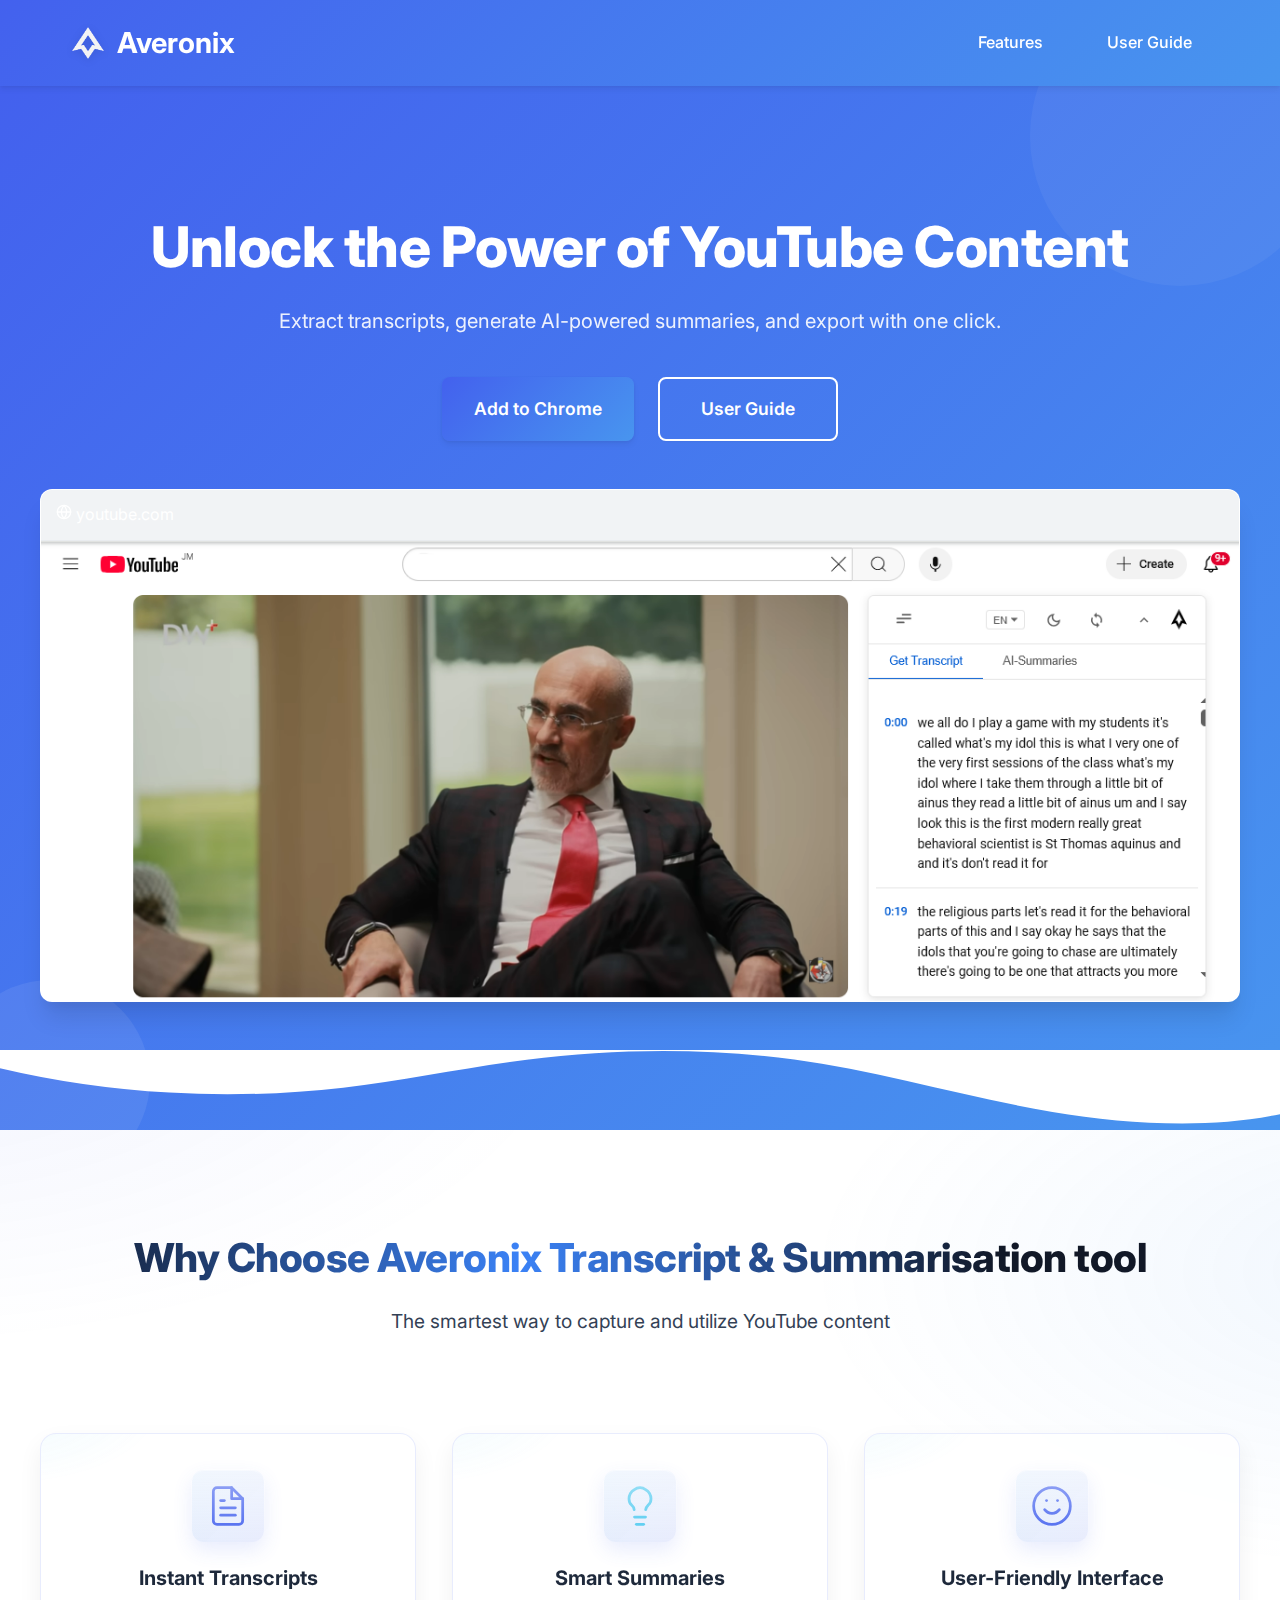
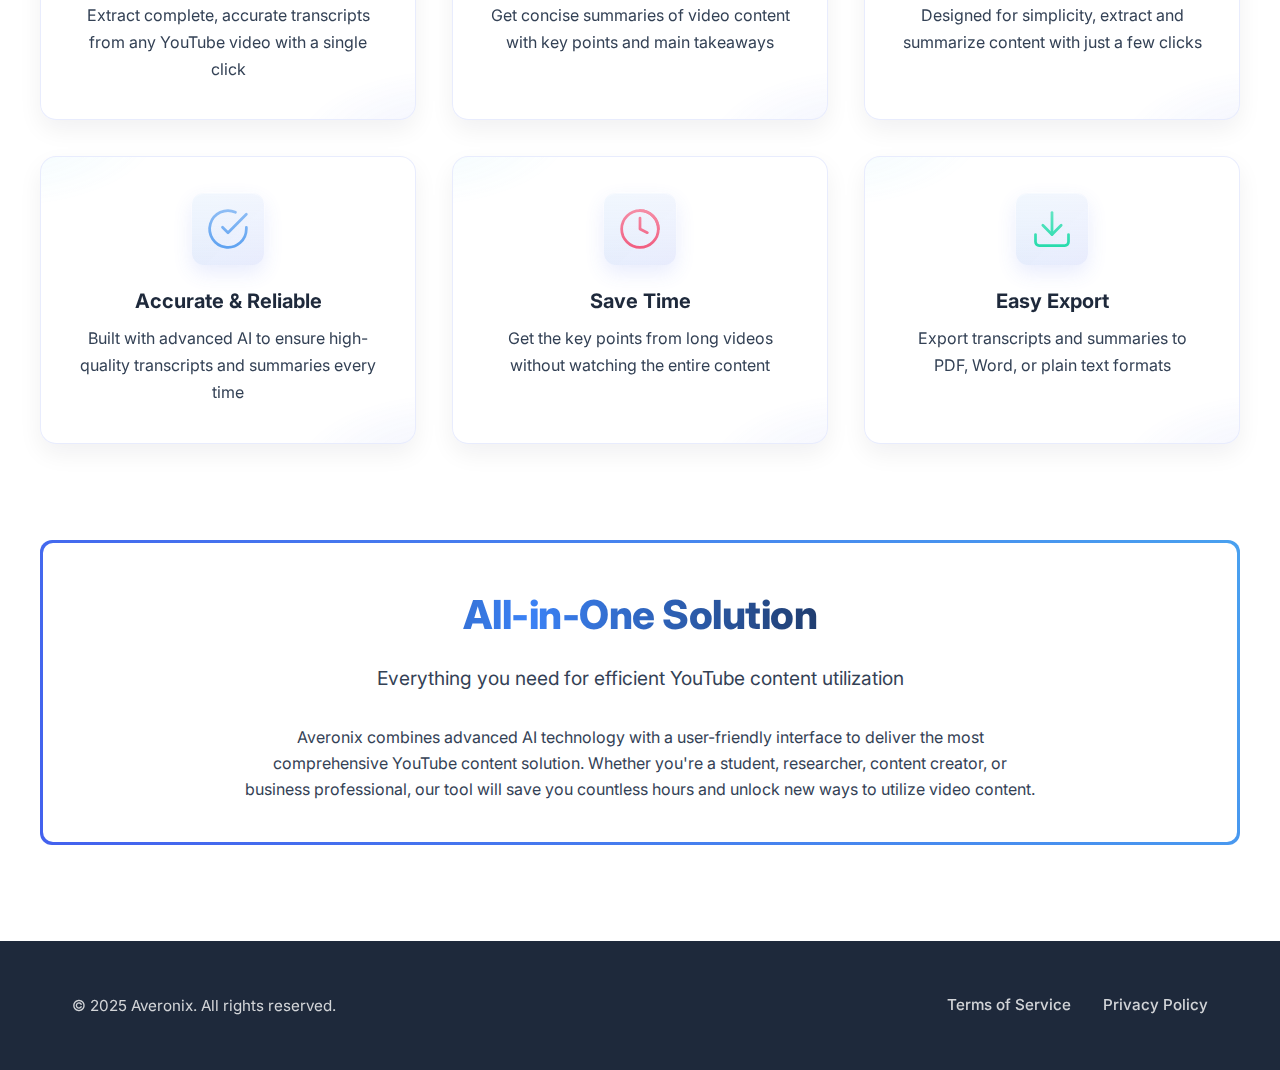
<file: public/index.html>
<!DOCTYPE html>
<html lang="en">
<head>
    <link rel="icon" type="image/png" href="averonix-favicon.png">
    <meta charset="UTF-8">
    <meta name="viewport" content="width=device-width, initial-scale=1.0">
    <title>Averonix - YouTube Transcript & Summary Tool</title>
    <link rel="icon" type="image/png" sizes="32x32" href="/averonix-favicon.png">
    <link rel="icon" type="image/png" sizes="16x16" href="/averonix-favicon.png">
    <link rel="apple-touch-icon" href="/averonix-favicon.png">
    <link rel="shortcut icon" href="/favicon.ico">
    <link href="https://fonts.googleapis.com/css2?family=Inter:wght@400;500;600;700;800&display=swap" rel="stylesheet">
    
    
    <!-- Start cookieyes banner --> <script id="cookieyes" type="text/javascript" src="https://cdn-cookieyes.com/client_data/3de31229bb88dce2b1a9e5ae/script.js"></script> <!-- End cookieyes banner -->
    
    <style>
        :root {
            --primary: #4361ee;
            --primary-dark: #3046c9;
            --secondary: #4895ef;
            --light: #f8fafc;
            --dark: #1e293b;
            --accent: #4cc9f0;
            --gray-100: #f1f5f9;
            --gray-200: #e2e8f0;
            --gray-300: #cbd5e1;
            --gray-700: #334155;
            --gradient-blue: linear-gradient(135deg, #4361ee 0%, #4895ef 100%);
            --shadow-sm: 0 1px 2px rgba(0,0,0,0.04);
            --shadow-md: 0 4px 6px rgba(0,0,0,0.05), 0 1px 3px rgba(0,0,0,0.05);
            --shadow-lg: 0 10px 15px -3px rgba(0,0,0,0.1), 0 4px 6px -2px rgba(0,0,0,0.05);
            --shadow-elevation: 0 20px 25px -5px rgba(0,0,0,0.1), 0 10px 10px -5px rgba(0,0,0,0.04);
            --border-radius: 8px;
            --transition: all 0.2s ease;
        }
        
        * {
            margin: 0;
            padding: 0;
            box-sizing: border-box;
            font-family: 'Inter', -apple-system, BlinkMacSystemFont, sans-serif;
        }
        
        body {
            background-color: var(--light);
            color: var(--dark);
            line-height: 1.6;
        }
        
        header {
            background: var(--gradient-blue);
            color: white;
            padding: 1.25rem 0;
            position: sticky;
            top: 0;
            z-index: 100;
            box-shadow: var(--shadow-md);
        }
        
        .nav-container {
            display: flex;
            justify-content: space-between;
            align-items: center;
            max-width: 1200px;
            margin: 0 auto;
            padding: 0 2rem;
        }
        
        .logo {
            font-size: 1.8rem;
            font-weight: 700;
            display: flex;
            align-items: center;
            text-decoration: none;
            color: white;
            transition: var(--transition);
        }
        
        .logo:hover {
            opacity: 0.9;
        }
        
        .logo img {
            width: 32px;
            height: 32px;
            margin-right: 0.8rem;
            filter: drop-shadow(0 2px 4px rgba(0,0,0,0.1));
        }
        
        nav ul {
            display: flex;
            list-style: none;
            gap: 2rem;
        }
        
        nav ul li a {
            color: white;
            text-decoration: none;
            font-weight: 500;
            padding: 0.5rem 1rem;
            border-radius: var(--border-radius);
            transition: var(--transition);
        }
        
        nav ul li a:hover {
            background: rgba(255,255,255,0.15);
            transform: translateY(-1px);
        }
        
        .hero {
            background: linear-gradient(135deg, var(--primary) 0%, var(--secondary) 100%);
            padding: 8rem 2rem;
            text-align: center;
            color: white;
            position: relative;
            overflow: hidden;
        }
        
        .hero::before {
            content: '';
            position: absolute;
            width: 300px;
            height: 300px;
            border-radius: 50%;
            background: rgba(255, 255, 255, 0.05);
            top: -100px;
            right: -50px;
            z-index: 0;
        }
        
        .hero::after {
            content: '';
            position: absolute;
            width: 200px;
            height: 200px;
            border-radius: 50%;
            background: rgba(255, 255, 255, 0.08);
            bottom: -50px;
            left: -50px;
            z-index: 0;
        }
        
        .hero-content {
            position: relative;
            z-index: 2;
        }
        
        .hero-graphic {
            max-width: 1200px;
            margin: 3rem auto 0;
            position: relative;
            z-index: 2;
            perspective: 1000px;
        }
        
        /* Browser mockup for hero image */
        .browser-mockup {
            border-radius: 12px;
            background: white;
            box-shadow: var(--shadow-elevation);
            border: 1px solid rgba(255, 255, 255, 0.2);
            overflow: hidden;
            max-width: 100%;
            height: auto;
        }
        
        .browser-mockup:hover {
            transform: none;
        }
        
        .browser-header {
            background: #f1f3f5;
            padding: 12px 15px;
            border-bottom: 1px solid #e9ecef;
            display: flex;
            align-items: center;
        }
        
        .browser-dots {
            display: flex;
            gap: 6px;
            margin-right: 15px;
        }
        
        .browser-dot {
            width: 12px;
            height: 12px;
            border-radius: 50%;
        }
        
        .dot-red { background-color: #ff5f57; }
        .dot-yellow { background-color: #ffbd2e; }
        .dot-green { background-color: #28c940; }
        
        .browser-address {
            background: white;
            border-radius: 15px;
            flex: 1;
            padding: 6px 15px;
            font-size: 12px;
            color: #495057;
            display: flex;
            align-items: center;
        }
        
        .browser-address svg {
            margin-right: 6px;
            color: #adb5bd;
        }
        
        .browser-content {
            width: 100%;
            display: block;
        }
        
        /* Animated wave dividers */
        .wave-divider {
            position: absolute;
            bottom: 0;
            left: 0;
            width: 100%;
            overflow: hidden;
            line-height: 0;
            z-index: 1;
        }

        .wave-divider svg {
            position: relative;
            display: block;
            width: calc(100% + 1.3px);
            height: 80px;
        }

        .wave-divider .shape-fill {
            fill: #FFFFFF;
        }
        
        /* Animated gradient border */
        .gradient-border-wrap {
            position: relative;
            border-radius: 12px;
            padding: 3px;
            background: linear-gradient(60deg, 
                var(--primary) 0%, 
                var(--secondary) 30%, 
                var(--accent) 60%, 
                var(--primary) 100%);
            background-size: 300% 100%;
            animation: gradient-shift 6s ease infinite;
            margin-top: 4rem;
        }
        
        @keyframes gradient-shift { 
            0% { background-position: 0% 50%; }
            50% { background-position: 100% 50%; }
            100% { background-position: 0% 50%; }
        }
        
        .gradient-content {
            background: white;
            border-radius: 10px;
            padding: 2.5rem;
        }
        
        /* Feature highlight section */
        .feature-highlight {
            background: linear-gradient(135deg, #f8f9fa 0%, #e2e8f0 100%);
            padding: 6rem 2rem;
            position: relative;
            overflow: hidden;
        }
        
        .highlight-container {
            max-width: 1200px;
            margin: 0 auto;
            display: flex;
            flex-direction: column;
            align-items: center;
        }
        
        .highlight-graphic {
            margin-top: 3rem;
            position: relative;
            max-width: 900px;
            width: 100%;
        }
        
        .highlight-item {
            display: flex;
            align-items: center;
            background: white;
            box-shadow: var(--shadow-md);
            border-radius: var(--border-radius);
            padding: 2rem;
            margin-bottom: 2rem;
            transition: var(--transition);
            border: 1px solid var(--gray-200);
        }
        
        .highlight-item:hover {
            transform: translateX(5px);
            box-shadow: var(--shadow-lg);
        }
        
        .highlight-icon {
            min-width: 80px;
            width: 80px;
            height: 80px;
            border-radius: 50%;
            margin-right: 2rem;
            display: flex;
            align-items: center;
            justify-content: center;
        }
        
        .highlight-icon svg {
            width: 40px;
            height: 40px;
            color: white;
        }
        
        .highlight-1 { background: linear-gradient(135deg, #6366f1 0%, #a855f7 100%); }
        .highlight-2 { background: linear-gradient(135deg, #10b981 0%, #3b82f6 100%); }
        .highlight-3 { background: linear-gradient(135deg, #f43f5e 0%, #8b5cf6 100%); }
        
        .highlight-text {
            flex: 1;
        }
        
        .highlight-text h3 {
            font-size: 1.4rem;
            margin-bottom: 0.5rem;
            color: var(--dark);
            font-weight: 600;
        }
        
        .highlight-text p {
            color: var(--gray-700);
            line-height: 1.6;
        }
        
        .floating-icon {
            position: absolute;
            z-index: 3;
            background: white;
            border-radius: 50%;
            box-shadow: var(--shadow-md);
            display: flex;
            align-items: center;
            justify-content: center;
            animation: float-slow 3s ease-in-out infinite alternate;
        }
        
        .icon-1 {
            width: 60px;
            height: 60px;
            top: -20px;
            left: 20%;
            background: linear-gradient(135deg, #fee140 0%, #fa709a 100%);
            animation-delay: 0.5s;
        }
        
        .icon-2 {
            width: 50px;
            height: 50px;
            bottom: 30px;
            right: 15%;
            background: linear-gradient(135deg, #0061ff 0%, #60efff 100%);
            animation-delay: 1s;
        }
        
        .icon-3 {
            width: 70px;
            height: 70px;
            top: 40%;
            right: -20px;
            background: linear-gradient(135deg, #f093fb 0%, #f5576c 100%);
            animation-delay: 1.5s;
        }
        
        .hero h1 {
            font-size: 3.5rem;
            margin-bottom: 1.5rem;
            line-height: 1.2;
            font-weight: 800;
            letter-spacing: -0.5px;
        }
        
        .hero p {
            font-size: 1.25rem;
            margin-bottom: 2.5rem;
            opacity: 0.9;
            font-weight: 400;
        }
        
        .cta-container {
            display: flex;
            justify-content: center;
            gap: 1.5rem;
            flex-wrap: wrap;
        }
        
        .cta-button {
            display: inline-flex;
            align-items: center;
            justify-content: center;
            background: var(--gradient-blue);
            color: white;
            padding: 1rem 2rem;
            border-radius: var(--border-radius);
            text-decoration: none;
            font-weight: 600;
            font-size: 1.1rem;
            transition: transform 0.2s ease;
            box-shadow: var(--shadow-md);
            min-width: 180px;
        }
        
        .cta-button:hover {
            transform: translateY(-1px);
        }
        
        .cta-button.secondary {
            background: transparent;
            border: 2px solid white;
            box-shadow: var(--shadow-sm);
        }
        
        .cta-button.secondary:hover {
            background: rgba(255, 255, 255, 0.1);
        }
        
        .features {
            padding: 6rem 2rem;
            background:
                radial-gradient(1200px 600px at -10% -10%, rgba(67, 97, 238, 0.08), transparent 60%),
                radial-gradient(1000px 500px at 110% 10%, rgba(72, 149, 239, 0.08), transparent 60%),
                #ffffff;
        }
        
        .features-container {
            max-width: 1200px;
            margin: 0 auto;
        }
        
        .section-title {
            text-align: center;
            margin-bottom: 4rem;
        }
        
        .section-title h2 {
            font-size: 2.5rem;
            margin-bottom: 1rem;
            font-weight: 800;
            letter-spacing: -0.5px;
            background: linear-gradient(90deg, #111827, #3b82f6 40%, #111827 80%);
            -webkit-background-clip: text;
            background-clip: text;
            color: transparent;
        }
        
        .section-title p {
            font-size: 1.2rem;
            color: var(--gray-700);
            max-width: 700px;
            margin: 0 auto;
        }
        
        .features-grid {
            display: grid;
            grid-template-columns: repeat(auto-fit, minmax(280px, 1fr));
            gap: 2.25rem;
            padding: 2rem 0;
        }
        
        .feature-card {
            position: relative;
            background: rgba(255, 255, 255, 0.75);
            backdrop-filter: blur(8px);
            -webkit-backdrop-filter: blur(8px);
            padding: 2.25rem;
            border-radius: 16px;
            box-shadow: 0 10px 25px rgba(17, 24, 39, 0.06);
            border: 1px solid rgba(67, 97, 238, 0.12);
            display: flex;
            flex-direction: column;
            align-items: center;
            text-align: center;
            transition: transform 0.25s ease, box-shadow 0.25s ease, border-color 0.25s ease;
            overflow: hidden;
        }

        .feature-card::before {
            content: "";
            position: absolute;
            inset: 0;
            pointer-events: none;
            background: radial-gradient(400px 200px at -10% -10%, rgba(76, 201, 240, 0.15), transparent 40%),
                        radial-gradient(400px 200px at 110% 110%, rgba(67, 97, 238, 0.15), transparent 40%);
            opacity: 0.6;
        }
        
        .feature-card:hover {
            transform: translateY(-6px);
            box-shadow: 0 18px 35px rgba(17, 24, 39, 0.12);
            border-color: rgba(67, 97, 238, 0.25);
        }
        
        .feature-icon {
            font-size: 3rem;
            margin-bottom: 1.25rem;
            display: inline-flex;
            align-items: center;
            justify-content: center;
            position: relative;
            width: 72px;
            height: 72px;
            border-radius: 16px;
            background: linear-gradient(135deg, rgba(72,149,239,0.15), rgba(67,97,238,0.12));
            box-shadow: inset 0 1px 0 rgba(255,255,255,0.4), 0 8px 20px rgba(67,97,238,0.12);
        }
        
        .feature-icon::after {
            content: "";
            position: absolute;
            inset: -1px;
            border-radius: 16px;
            background: linear-gradient(180deg, rgba(255,255,255,0.5), rgba(255,255,255,0));
            pointer-events: none;
        }
        
        .feature-card h3 {
            font-size: 1.25rem;
            margin-bottom: 0.5rem;
            color: var(--dark);
            font-weight: 700;
        }
        
        .feature-card p {
            color: var(--gray-700);
            line-height: 1.7;
        }
        
        .decorative-dots {
            position: absolute;
            width: 150px;
            height: 150px;
            background-image: radial-gradient(var(--gray-300) 1px, transparent 1px);
            background-size: 15px 15px;
            opacity: 0.3;
            z-index: 0;
        }
        
        .dots-top-right {
            top: 100px;
            right: 50px;
        }
        
        .dots-bottom-left {
            bottom: 100px;
            left: 50px;
        }
        
        .how-it-works {
            background: var(--gray-100);
            padding: 6rem 2rem;
            position: relative;
            overflow: hidden;
        }
        
        .steps-container {
            max-width: 1000px;
            margin: 0 auto;
            display: grid;
            grid-template-columns: repeat(auto-fit, minmax(220px, 1fr));
            gap: 3rem;
            padding: 3rem 0;
        }
        
        .step {
            text-align: center;
            position: relative;
            padding: 2rem;
            background: white;
            border-radius: var(--border-radius);
            box-shadow: var(--shadow-sm);
            transition: var(--transition);
            border: 1px solid var(--gray-200);
        }
        
        .step:hover {
            transform: translateY(-3px);
            box-shadow: var(--shadow-md);
        }
        
        .step-number {
            width: 60px;
            height: 60px;
            background: var(--gradient-blue);
            border-radius: 50%;
            display: flex;
            align-items: center;
            justify-content: center;
            font-size: 1.5rem;
            font-weight: 700;
            color: white;
            margin: 0 auto 1.5rem;
            box-shadow: var(--shadow-md);
        }
        
        .step h3 {
            font-size: 1.3rem;
            margin-bottom: 1rem;
            color: var(--dark);
            font-weight: 600;
        }
        
        .step p {
            color: var(--gray-700);
            font-size: 1rem;
        }
        
        .floating-shape {
            position: absolute;
            opacity: 0.1;
            z-index: 0;
        }
        
        .shape-1 {
            width: 200px;
            height: 200px;
            background: var(--accent);
            border-radius: 30% 70% 70% 30% / 30% 30% 70% 70%;
            top: 100px;
            right: 10%;
            animation: float 8s ease-in-out infinite;
        }
        
        .shape-2 {
            width: 150px;
            height: 150px;
            background: var(--primary);
            border-radius: 60% 40% 30% 70% / 60% 30% 70% 40%;
            bottom: 100px;
            left: 10%;
            animation: float 6s ease-in-out infinite alternate;
        }
        
        @keyframes float {
            0% { transform: translateY(0) rotate(0deg); }
            50% { transform: translateY(-20px) rotate(1deg); }
            100% { transform: translateY(0) rotate(0deg); }
        }
        
        footer {
            background: var(--dark);
            color: white;
            padding: 3rem 0;
        }
        
        .footer-content {
            max-width: 1200px;
            margin: 0 auto;
            padding: 0 2rem;
            display: flex;
            justify-content: space-between;
            align-items: center;
        }
        
        .copyright {
            opacity: 0.8;
            font-size: 0.95rem;
        }
        
        .footer-links {
            display: flex;
            gap: 2rem;
        }
        
        .footer-links a {
            color: white;
            text-decoration: none;
            opacity: 0.8;
            transition: var(--transition);
            font-weight: 500;
            font-size: 0.95rem;
            padding: 0.25rem 0;
            border-bottom: 1px solid transparent;
        }
        
        .footer-links a:hover {
            opacity: 1;
            border-bottom: 1px solid white;
        }
        
        /* Mobile responsiveness */
        @media (max-width: 768px) {
            .hero h1 {
                font-size: 2.5rem;
            }
            
            .nav-container {
                flex-direction: column;
                gap: 1rem;
            }
            
            .feature-grid {
                grid-template-columns: 1fr;
            }
            
            .steps-container {
                grid-template-columns: 1fr;
            }
            
            .footer-content {
                flex-direction: column;
                text-align: center;
                gap: 1.5rem;
            }
        }
        
        /* Additional animations and effects */
        @keyframes pulse {
            0% { transform: scale(1); }
            50% { transform: scale(1.05); }
            100% { transform: scale(1); }
        }
        
        @keyframes spin-slow {
            from { transform: rotate(0deg); }
            to { transform: rotate(360deg); }
        }
        
        @keyframes shimmer {
            0% { background-position: -100% 0; }
            100% { background-position: 100% 0; }
        }
        
        .shimmer {
            background: linear-gradient(90deg, 
                rgba(255, 255, 255, 0) 0%, 
                rgba(255, 255, 255, 0.4) 50%, 
                rgba(255, 255, 255, 0) 100%);
            background-size: 200% 100%;
            animation: shimmer 3s infinite;
            position: absolute;
            top: 0;
            left: 0;
            width: 100%;
            height: 100%;
            z-index: 1;
            pointer-events: none;
        }
        
        /* Particle background */
        .particles-container {
            position: absolute;
            top: 0;
            left: 0;
            width: 100%;
            height: 100%;
            overflow: hidden;
            z-index: 1;
        }
        
        .particle {
            position: absolute;
            width: 6px;
            height: 6px;
            border-radius: 50%;
            background-color: rgba(255, 255, 255, 0.15);
            pointer-events: none;
        }
        
        /* Spotlight effect */
        .spotlight {
            position: absolute;
            width: 100%;
            height: 100%;
            top: 0;
            left: 0;
            background: radial-gradient(circle at 50% 50%, rgba(255,255,255,0.12) 0%, rgba(255,255,255,0) 60%);
            z-index: 1;
            pointer-events: none;
        }
        
        /* Animated dot pattern */
        .dot-pattern {
            position: absolute;
            width: 100%;
            height: 100%;
            background-image: radial-gradient(rgba(255, 255, 255, 0.15) 2px, transparent 2px);
            background-size: 30px 30px;
            opacity: 0.5;
            z-index: 1;
            pointer-events: none;
        }
        
        /* Animated illustrations */
        .feature-illustration {
            position: relative;
            width: 100%;
            height: 300px;
            margin: 2rem 0;
            display: flex;
            justify-content: center;
            align-items: center;
        }

        .illustration-container {
            position: relative;
            width: 300px;
            height: 200px;
            background: white;
            border-radius: 12px;
            box-shadow: var(--shadow-lg);
            overflow: hidden;
        }

        .person {
            position: absolute;
            bottom: 20px;
            left: 50%;
            transform: translateX(-50%);
            width: 60px;
            height: 60px;
            background: var(--primary);
            border-radius: 50%;
            animation: bounce 2s infinite ease-in-out;
        }

        .person::before {
            content: '';
            position: absolute;
            top: 50%;
            left: 50%;
            transform: translate(-50%, -50%);
            width: 30px;
            height: 30px;
            background: white;
            border-radius: 50%;
            animation: blink 3s infinite;
        }

        .video-screen {
            position: absolute;
            top: 20px;
            left: 50%;
            transform: translateX(-50%);
            width: 200px;
            height: 100px;
            background: var(--gray-200);
            border-radius: 8px;
            overflow: hidden;
        }

        .video-content {
            position: absolute;
            top: 0;
            left: 0;
            width: 100%;
            height: 100%;
            background: linear-gradient(90deg, transparent, rgba(255,255,255,0.2), transparent);
            animation: shimmer 2s infinite;
        }

        .summary-text {
            position: absolute;
            top: 20px;
            right: -200px;
            width: 180px;
            background: white;
            padding: 10px;
            border-radius: 8px;
            box-shadow: var(--shadow-md);
            animation: slideIn 3s infinite;
        }

        .summary-text::before {
            content: '';
            position: absolute;
            left: -10px;
            top: 50%;
            transform: translateY(-50%);
            border-top: 10px solid transparent;
            border-bottom: 10px solid transparent;
            border-right: 10px solid white;
        }

        .export-icon {
            position: absolute;
            top: 50%;
            left: 50%;
            transform: translate(-50%, -50%);
            width: 80px;
            height: 80px;
            background: var(--gradient-blue);
            border-radius: 50%;
            display: flex;
            align-items: center;
            justify-content: center;
            animation: pulse 2s infinite;
        }

        .export-icon svg {
            width: 40px;
            height: 40px;
            color: white;
        }

        @keyframes bounce {
            0%, 100% { transform: translateX(-50%) translateY(0); }
            50% { transform: translateX(-50%) translateY(-20px); }
        }

        @keyframes blink {
            0%, 100% { opacity: 1; }
            50% { opacity: 0.3; }
        }

        @keyframes slideIn {
            0%, 100% { transform: translateX(0); opacity: 0; }
            20% { transform: translateX(-200px); opacity: 1; }
            80% { transform: translateX(-200px); opacity: 1; }
        }

        .disclaimer-overlay {
            position: absolute;
            bottom: 10px;
            right: 10px;
            background: rgba(0, 0, 0, 0.4);
            color: rgba(255, 255, 255, 0.8);
            padding: 8px 12px;
            border-radius: 4px;
            font-size: 11px;
            z-index: 10;
        }

        .feature-card {
            transition: all 0.3s ease;
        }

        .feature-card:hover {
            transform: translateY(-5px);
            box-shadow: 0 8px 24px rgba(0, 0, 0, 0.1);
        }

        .feature-icon {
            transition: all 0.1s ease;
            border-radius: 12px;
            padding: 12px;
        }

        .feature-card:hover .feature-icon {
            background: rgba(67, 97, 238, 0.1);
        }

        .browser-mockup {
            animation: none;
        }

        .feature-icon svg {
            transition: all 0.3s ease;
        }

        .feature-card:hover .feature-icon svg {
            transform: scale(1.1);
        }

        @keyframes float-slow {
            0% { transform: translateY(0); }
            100% { transform: translateY(-15px); }
        }
    </style>
</head>
<body>
    <header>
        <div class="nav-container">
            <a href="/" class="logo">
                <img src="averonix-favicon.png" alt="Averonix Logo">
                Averonix
            </a>
            <nav>
                <ul>
                    <li><a href="#features">Features</a></li>
                    <li><a href="user-guide.html">User Guide</a></li>
                </ul>
            </nav>
        </div>
    </header>
    
    <section class="hero">
        <div class="hero-content">
            <h1>Unlock the Power of YouTube Content</h1>
            <p>Extract transcripts, generate AI-powered summaries, and export with one click.</p>
            <div class="cta-container">
                <a href="https://chromewebstore.google.com/detail/edljgcdbchafognjdamnhjcjbdlfhegc?utm_source=item-share-cb" class="cta-button">Add to Chrome</a>
                <a href="user-guide.html" class="cta-button secondary">User Guide</a>
            </div>
            <div class="hero-graphic">
                <div class="browser-mockup">
                    <div class="browser-header">
                        <div class="browser-actions">
                            <span></span>
                            <span></span>
                            <span></span>
                        </div>
                        <div class="browser-address-bar">
                            <svg xmlns="http://www.w3.org/2000/svg" width="16" height="16" viewBox="0 0 24 24" fill="none" stroke="currentColor" stroke-width="2" stroke-linecap="round" stroke-linejoin="round">
                                <circle cx="12" cy="12" r="10"></circle>
                                <line x1="2" y1="12" x2="22" y2="12"></line>
                                <path d="M12 2a15.3 15.3 0 0 1 4 10 15.3 15.3 0 0 1-4 10 15.3 15.3 0 0 1-4-10 15.3 15.3 0 0 1 4-10z"></path>
                            </svg>
                            <span>youtube.com</span>
                        </div>
                    </div>
                    <div class="browser-content">
                        <img src="preview-image.png" alt="Averonix Chrome Extension Screenshot" style="width: 100%; height: auto; display: block;">
                    </div>
                </div>
            </div>
        </div>
        <div class="wave-divider">
            <svg data-name="Layer 1" xmlns="http://www.w3.org/2000/svg" viewBox="0 0 1200 120" preserveAspectRatio="none">
                <path d="M321.39,56.44c58-10.79,114.16-30.13,172-41.86,82.39-16.72,168.19-17.73,250.45-.39C823.78,31,906.67,72,985.66,92.83c70.05,18.48,146.53,26.09,214.34,3V0H0V27.35A600.21,600.21,0,0,0,321.39,56.44Z" class="shape-fill"></path>
            </svg>
        </div>
    </section>
    
    <section class="features" id="features">
        <div class="features-container">
            <div class="section-title">
                <h2>Why Choose Averonix Transcript & Summarisation tool</h2>
                <p>The smartest way to capture and utilize YouTube content</p>
                <div class="gradient-border-animate"></div>
            </div>
            <div class="features-grid">
                <div class="feature-card">
                    <div class="feature-icon" style="color: #4361ee;">
                        <svg xmlns="http://www.w3.org/2000/svg" width="44" height="44" viewBox="0 0 24 24" fill="none" stroke="currentColor" stroke-width="1.5" stroke-linecap="round" stroke-linejoin="round">
                            <path d="M14 2H6a2 2 0 0 0-2 2v16a2 2 0 0 0 2 2h12a2 2 0 0 0 2-2V8z"/>
                            <path d="M14 2v6h6"/>
                            <path d="M16 13H8"/>
                            <path d="M16 17H8"/>
                            <path d="M10 9H8"/>
                        </svg>
                    </div>
                    <h3>Instant Transcripts</h3>
                    <p>Extract complete, accurate transcripts from any YouTube video with a single click</p>
                </div>
                <div class="feature-card">
                    <div class="feature-icon" style="color: #4cc9f0;">
                        <svg xmlns="http://www.w3.org/2000/svg" width="44" height="44" viewBox="0 0 24 24" fill="none" stroke="currentColor" stroke-width="1.5" stroke-linecap="round" stroke-linejoin="round">
                            <path d="M9 18h6"></path>
                            <path d="M10 22h4"></path>
                            <path d="M15.09 14c.18-.98.65-1.74 1.41-2.5A4.65 4.65 0 0018 8c0-1-.27-1.96-.78-2.82a5.48 5.48 0 00-2.1-2.02C14.23 2.42 13.17 2 12 2c-1.18 0-2.24.42-3.13 1.16a5.48 5.48 0 00-2.1 2.02C6.28 6.04 6 7 6 8c0 1.44.47 2.65 1.41 3.5.94.85 1.41 1.61 1.41 2.5"></path>
                        </svg>
                    </div>
                    <h3>Smart Summaries</h3>
                    <p>Get concise summaries of video content with key points and main takeaways</p>
                </div>
                <div class="feature-card">
                    <div class="feature-icon" style="color: #4361ee;">
                        <svg xmlns="http://www.w3.org/2000/svg" width="44" height="44" viewBox="0 0 24 24" fill="none" stroke="currentColor" stroke-width="1.5" stroke-linecap="round" stroke-linejoin="round">
                            <circle cx="12" cy="12" r="10"></circle>
                            <path d="M8 14s1.5 2 4 2 4-2 4-2"></path>
                            <line x1="9" y1="9" x2="9.01" y2="9"></line>
                            <line x1="15" y1="9" x2="15.01" y2="9"></line>
                        </svg>
                    </div>
                    <h3>User-Friendly Interface</h3>
                    <p>Designed for simplicity, extract and summarize content with just a few clicks</p>
                </div>
                <div class="feature-card">
                    <div class="feature-icon" style="color: #4895ef;">
                        <svg xmlns="http://www.w3.org/2000/svg" width="44" height="44" viewBox="0 0 24 24" fill="none" stroke="currentColor" stroke-width="1.5" stroke-linecap="round" stroke-linejoin="round">
                            <path d="M22 11.08V12a10 10 0 1 1-5.93-9.14"></path>
                            <polyline points="22 4 12 14.01 9 11.01"></polyline>
                        </svg>
                    </div>
                    <h3>Accurate & Reliable</h3>
                    <p>Built with advanced AI to ensure high-quality transcripts and summaries every time</p>
                </div>
                <div class="feature-card">
                    <div class="feature-icon" style="color: #ef476f;">
                        <svg xmlns="http://www.w3.org/2000/svg" width="44" height="44" viewBox="0 0 24 24" fill="none" stroke="currentColor" stroke-width="1.5" stroke-linecap="round" stroke-linejoin="round">
                            <circle cx="12" cy="12" r="10"/>
                            <polyline points="12 6 12 12 16 14"/>
                            <path d="M12 2a10 10 0 0 1 10 10"/>
                        </svg>
                    </div>
                    <h3>Save Time</h3>
                    <p>Get the key points from long videos without watching the entire content</p>
                </div>
                <div class="feature-card">
                    <div class="feature-icon" style="color: #06d6a0;">
                        <svg xmlns="http://www.w3.org/2000/svg" width="44" height="44" viewBox="0 0 24 24" fill="none" stroke="currentColor" stroke-width="1.5" stroke-linecap="round" stroke-linejoin="round">
                            <path d="M21 15v4a2 2 0 0 1-2 2H5a2 2 0 0 1-2-2v-4"/>
                            <polyline points="7 10 12 15 17 10"/>
                            <line x1="12" y1="15" x2="12" y2="3"/>
                        </svg>
                    </div>
                    <h3>Easy Export</h3>
                    <p>Export transcripts and summaries to PDF, Word, or plain text formats</p>
                </div>
            </div>
            <div class="gradient-border-wrap">
                <div class="gradient-content">
                    <div class="section-title" style="margin-bottom: 2rem;">
                        <h2>All-in-One Solution</h2>
                        <p>Everything you need for efficient YouTube content utilization</p>
                    </div>
                    <p style="text-align: center; max-width: 800px; margin: 0 auto; color: var(--gray-700);">
                        Averonix combines advanced AI technology with a user-friendly interface to deliver the most comprehensive YouTube content solution. Whether you're a student, researcher, content creator, or business professional, our tool will save you countless hours and unlock new ways to utilize video content.
                    </p>
                </div>
            </div>
        </div>
    </section>
    
    <footer>
        <div class="footer-content">
            <div class="copyright">
                &copy; 2025 Averonix. All rights reserved.
            </div>
            <div class="footer-links">
                <a href="terms-of-service.html">Terms of Service</a>
                <a href="privacy-policy.html">Privacy Policy</a>
              </div>
              
        </div>
    </footer>


<script>
    // Empty script to preserve structure but remove animations
    document.addEventListener('DOMContentLoaded', function() {
        // Initialization only, no animations
    });
</script>
</body>
</html>
</file>
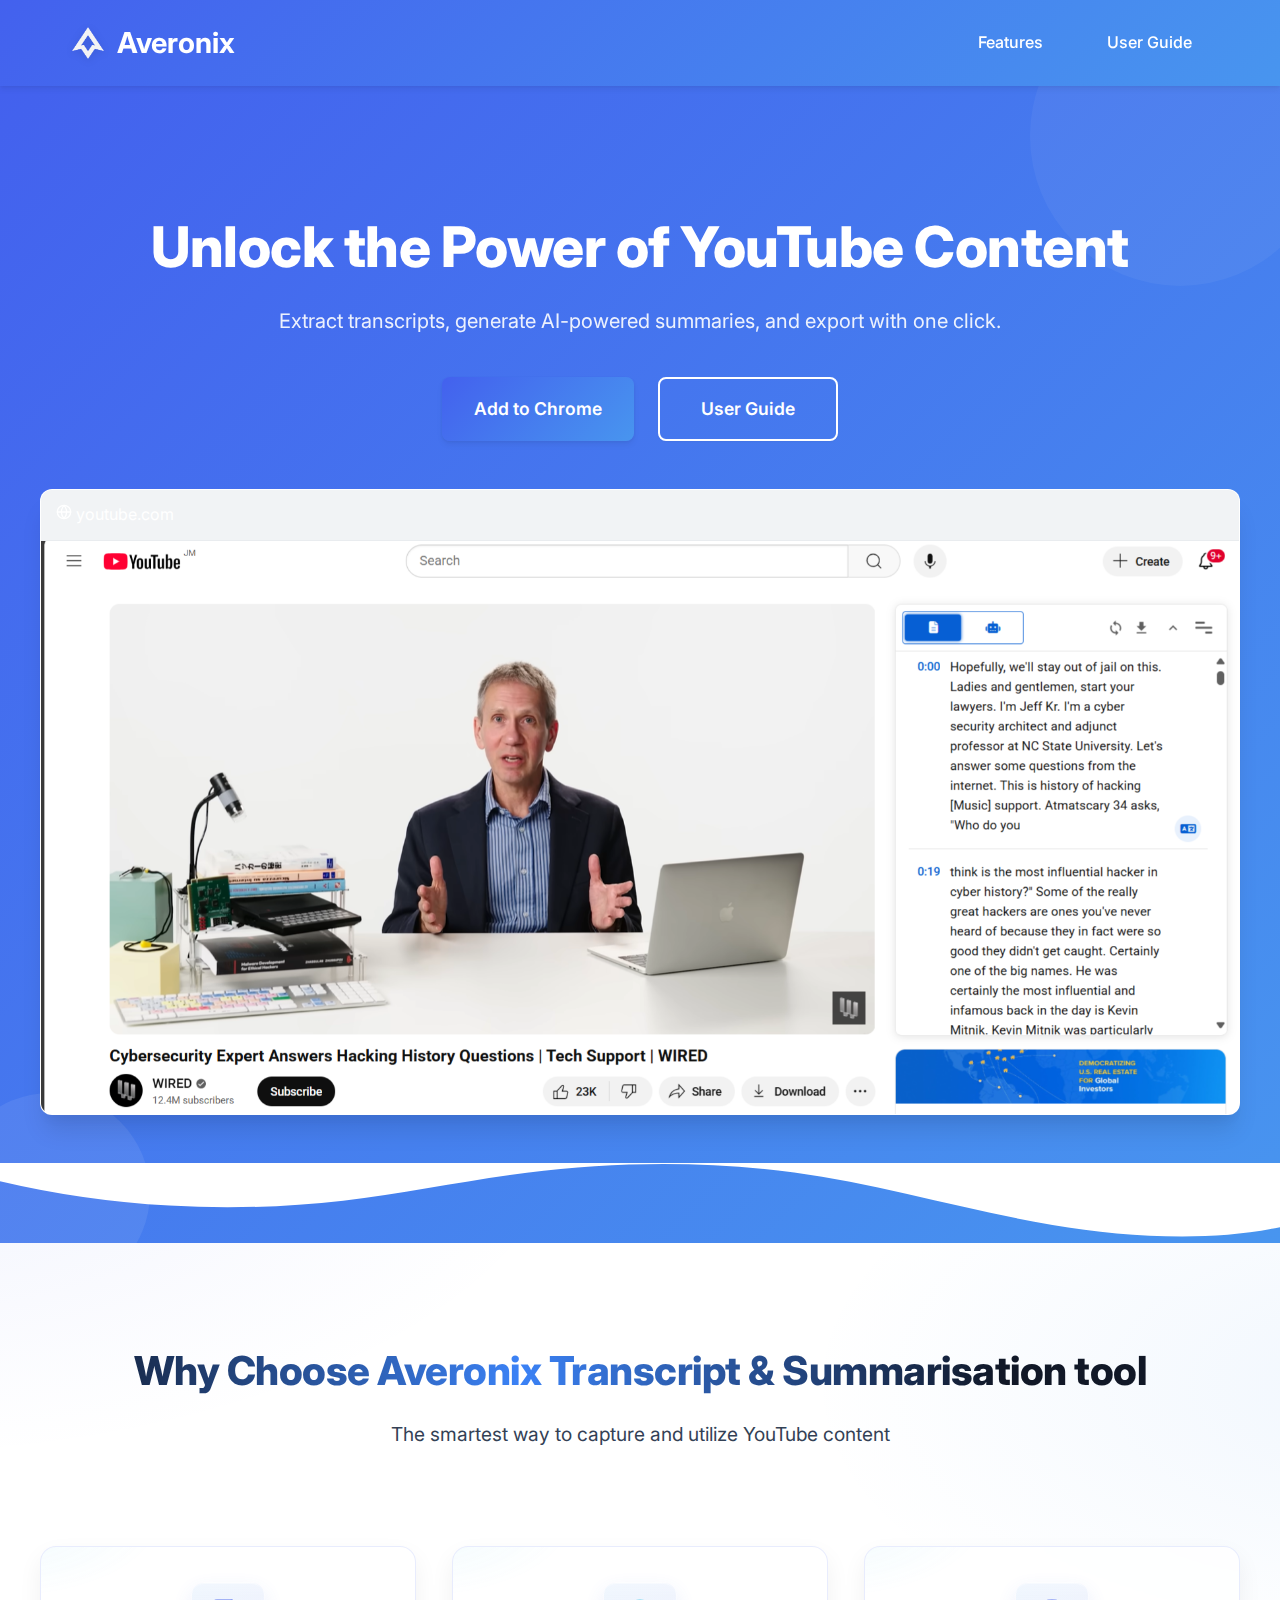
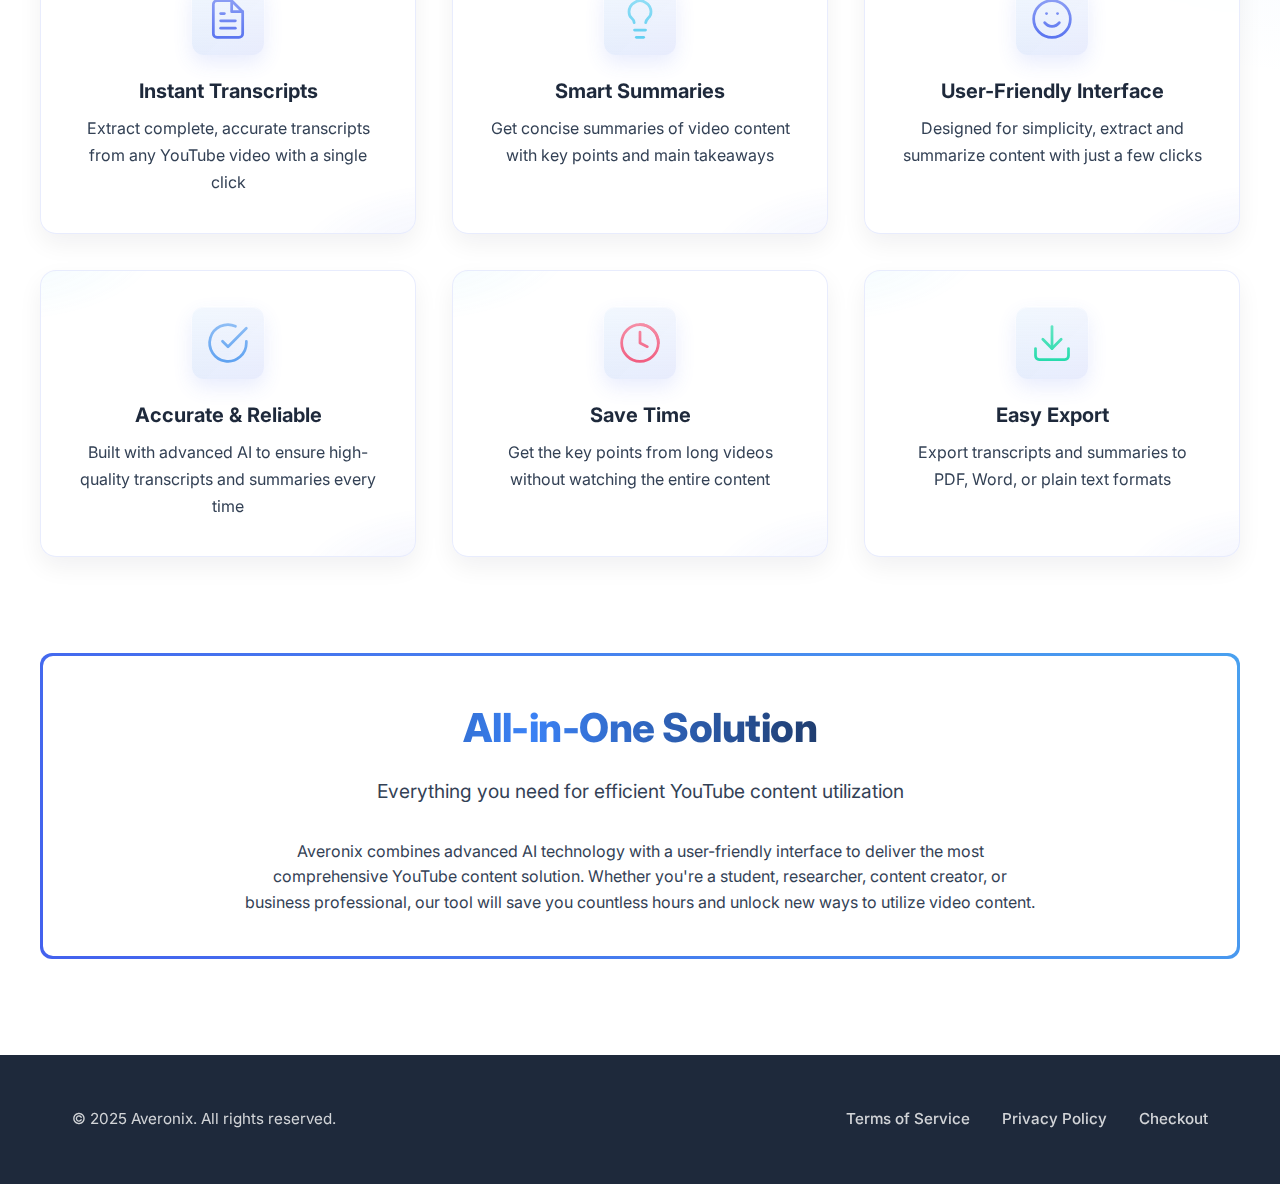
<file: averonix.lat-main/public/index.html>
<!DOCTYPE html>
<html lang="en">
<head>
    <link rel="icon" type="image/png" href="averonix-favicon.png">
    <meta charset="UTF-8">
    <meta name="viewport" content="width=device-width, initial-scale=1.0">
    <title>Averonix - YouTube Transcript & Summary Tool</title>
    <link rel="icon" type="image/png" sizes="32x32" href="/averonix-favicon.png">
    <link rel="icon" type="image/png" sizes="16x16" href="/averonix-favicon.png">
    <link rel="apple-touch-icon" href="/averonix-favicon.png">
    <link rel="shortcut icon" href="/favicon.ico">
    <link href="https://fonts.googleapis.com/css2?family=Inter:wght@400;500;600;700;800&display=swap" rel="stylesheet">
    <style>
        :root {
            --primary: #4361ee;
            --primary-dark: #3046c9;
            --secondary: #4895ef;
            --light: #f8fafc;
            --dark: #1e293b;
            --accent: #4cc9f0;
            --gray-100: #f1f5f9;
            --gray-200: #e2e8f0;
            --gray-300: #cbd5e1;
            --gray-700: #334155;
            --gradient-blue: linear-gradient(135deg, #4361ee 0%, #4895ef 100%);
            --shadow-sm: 0 1px 2px rgba(0,0,0,0.04);
            --shadow-md: 0 4px 6px rgba(0,0,0,0.05), 0 1px 3px rgba(0,0,0,0.05);
            --shadow-lg: 0 10px 15px -3px rgba(0,0,0,0.1), 0 4px 6px -2px rgba(0,0,0,0.05);
            --shadow-elevation: 0 20px 25px -5px rgba(0,0,0,0.1), 0 10px 10px -5px rgba(0,0,0,0.04);
            --border-radius: 8px;
            --transition: all 0.2s ease;
        }
        
        * {
            margin: 0;
            padding: 0;
            box-sizing: border-box;
            font-family: 'Inter', -apple-system, BlinkMacSystemFont, sans-serif;
        }
        
        body {
            background-color: var(--light);
            color: var(--dark);
            line-height: 1.6;
        }
        
        header {
            background: var(--gradient-blue);
            color: white;
            padding: 1.25rem 0;
            position: sticky;
            top: 0;
            z-index: 100;
            box-shadow: var(--shadow-md);
        }
        
        .nav-container {
            display: flex;
            justify-content: space-between;
            align-items: center;
            max-width: 1200px;
            margin: 0 auto;
            padding: 0 2rem;
        }
        
        .logo {
            font-size: 1.8rem;
            font-weight: 700;
            display: flex;
            align-items: center;
            text-decoration: none;
            color: white;
            transition: var(--transition);
        }
        
        .logo:hover {
            opacity: 0.9;
        }
        
        .logo img {
            width: 32px;
            height: 32px;
            margin-right: 0.8rem;
            filter: drop-shadow(0 2px 4px rgba(0,0,0,0.1));
        }
        
        nav ul {
            display: flex;
            list-style: none;
            gap: 2rem;
        }
        
        nav ul li a {
            color: white;
            text-decoration: none;
            font-weight: 500;
            padding: 0.5rem 1rem;
            border-radius: var(--border-radius);
            transition: var(--transition);
        }
        
        nav ul li a:hover {
            background: rgba(255,255,255,0.15);
            transform: translateY(-1px);
        }
        
        .hero {
            background: linear-gradient(135deg, var(--primary) 0%, var(--secondary) 100%);
            padding: 8rem 2rem;
            text-align: center;
            color: white;
            position: relative;
            overflow: hidden;
        }
        
        .hero::before {
            content: '';
            position: absolute;
            width: 300px;
            height: 300px;
            border-radius: 50%;
            background: rgba(255, 255, 255, 0.05);
            top: -100px;
            right: -50px;
            z-index: 0;
        }
        
        .hero::after {
            content: '';
            position: absolute;
            width: 200px;
            height: 200px;
            border-radius: 50%;
            background: rgba(255, 255, 255, 0.08);
            bottom: -50px;
            left: -50px;
            z-index: 0;
        }
        
        .hero-content {
            position: relative;
            z-index: 2;
        }
        
        .hero-graphic {
            max-width: 1200px;
            margin: 3rem auto 0;
            position: relative;
            z-index: 2;
            perspective: 1000px;
        }
        
        /* Browser mockup for hero image */
        .browser-mockup {
            border-radius: 12px;
            background: white;
            box-shadow: var(--shadow-elevation);
            border: 1px solid rgba(255, 255, 255, 0.2);
            overflow: hidden;
            max-width: 100%;
            height: auto;
        }
        
        .browser-mockup:hover {
            transform: none;
        }
        
        .browser-header {
            background: #f1f3f5;
            padding: 12px 15px;
            border-bottom: 1px solid #e9ecef;
            display: flex;
            align-items: center;
        }
        
        .browser-dots {
            display: flex;
            gap: 6px;
            margin-right: 15px;
        }
        
        .browser-dot {
            width: 12px;
            height: 12px;
            border-radius: 50%;
        }
        
        .dot-red { background-color: #ff5f57; }
        .dot-yellow { background-color: #ffbd2e; }
        .dot-green { background-color: #28c940; }
        
        .browser-address {
            background: white;
            border-radius: 15px;
            flex: 1;
            padding: 6px 15px;
            font-size: 12px;
            color: #495057;
            display: flex;
            align-items: center;
        }
        
        .browser-address svg {
            margin-right: 6px;
            color: #adb5bd;
        }
        
        .browser-content {
            width: 100%;
            display: block;
        }
        
        /* Animated wave dividers */
        .wave-divider {
            position: absolute;
            bottom: 0;
            left: 0;
            width: 100%;
            overflow: hidden;
            line-height: 0;
            z-index: 1;
        }

        .wave-divider svg {
            position: relative;
            display: block;
            width: calc(100% + 1.3px);
            height: 80px;
        }

        .wave-divider .shape-fill {
            fill: #FFFFFF;
        }
        
        /* Animated gradient border */
        .gradient-border-wrap {
            position: relative;
            border-radius: 12px;
            padding: 3px;
            background: linear-gradient(60deg, 
                var(--primary) 0%, 
                var(--secondary) 30%, 
                var(--accent) 60%, 
                var(--primary) 100%);
            background-size: 300% 100%;
            animation: gradient-shift 6s ease infinite;
            margin-top: 4rem;
        }
        
        @keyframes gradient-shift { 
            0% { background-position: 0% 50%; }
            50% { background-position: 100% 50%; }
            100% { background-position: 0% 50%; }
        }
        
        .gradient-content {
            background: white;
            border-radius: 10px;
            padding: 2.5rem;
        }
        
        /* Feature highlight section */
        .feature-highlight {
            background: linear-gradient(135deg, #f8f9fa 0%, #e2e8f0 100%);
            padding: 6rem 2rem;
            position: relative;
            overflow: hidden;
        }
        
        .highlight-container {
            max-width: 1200px;
            margin: 0 auto;
            display: flex;
            flex-direction: column;
            align-items: center;
        }
        
        .highlight-graphic {
            margin-top: 3rem;
            position: relative;
            max-width: 900px;
            width: 100%;
        }
        
        .highlight-item {
            display: flex;
            align-items: center;
            background: white;
            box-shadow: var(--shadow-md);
            border-radius: var(--border-radius);
            padding: 2rem;
            margin-bottom: 2rem;
            transition: var(--transition);
            border: 1px solid var(--gray-200);
        }
        
        .highlight-item:hover {
            transform: translateX(5px);
            box-shadow: var(--shadow-lg);
        }
        
        .highlight-icon {
            min-width: 80px;
            width: 80px;
            height: 80px;
            border-radius: 50%;
            margin-right: 2rem;
            display: flex;
            align-items: center;
            justify-content: center;
        }
        
        .highlight-icon svg {
            width: 40px;
            height: 40px;
            color: white;
        }
        
        .highlight-1 { background: linear-gradient(135deg, #6366f1 0%, #a855f7 100%); }
        .highlight-2 { background: linear-gradient(135deg, #10b981 0%, #3b82f6 100%); }
        .highlight-3 { background: linear-gradient(135deg, #f43f5e 0%, #8b5cf6 100%); }
        
        .highlight-text {
            flex: 1;
        }
        
        .highlight-text h3 {
            font-size: 1.4rem;
            margin-bottom: 0.5rem;
            color: var(--dark);
            font-weight: 600;
        }
        
        .highlight-text p {
            color: var(--gray-700);
            line-height: 1.6;
        }
        
        .floating-icon {
            position: absolute;
            z-index: 3;
            background: white;
            border-radius: 50%;
            box-shadow: var(--shadow-md);
            display: flex;
            align-items: center;
            justify-content: center;
            animation: float-slow 3s ease-in-out infinite alternate;
        }
        
        .icon-1 {
            width: 60px;
            height: 60px;
            top: -20px;
            left: 20%;
            background: linear-gradient(135deg, #fee140 0%, #fa709a 100%);
            animation-delay: 0.5s;
        }
        
        .icon-2 {
            width: 50px;
            height: 50px;
            bottom: 30px;
            right: 15%;
            background: linear-gradient(135deg, #0061ff 0%, #60efff 100%);
            animation-delay: 1s;
        }
        
        .icon-3 {
            width: 70px;
            height: 70px;
            top: 40%;
            right: -20px;
            background: linear-gradient(135deg, #f093fb 0%, #f5576c 100%);
            animation-delay: 1.5s;
        }
        
        .hero h1 {
            font-size: 3.5rem;
            margin-bottom: 1.5rem;
            line-height: 1.2;
            font-weight: 800;
            letter-spacing: -0.5px;
        }
        
        .hero p {
            font-size: 1.25rem;
            margin-bottom: 2.5rem;
            opacity: 0.9;
            font-weight: 400;
        }
        
        .cta-container {
            display: flex;
            justify-content: center;
            gap: 1.5rem;
            flex-wrap: wrap;
        }
        
        .cta-button {
            display: inline-flex;
            align-items: center;
            justify-content: center;
            background: var(--gradient-blue);
            color: white;
            padding: 1rem 2rem;
            border-radius: var(--border-radius);
            text-decoration: none;
            font-weight: 600;
            font-size: 1.1rem;
            transition: transform 0.2s ease;
            box-shadow: var(--shadow-md);
            min-width: 180px;
        }
        
        .cta-button:hover {
            transform: translateY(-1px);
        }
        
        .cta-button.secondary {
            background: transparent;
            border: 2px solid white;
            box-shadow: var(--shadow-sm);
        }
        
        .cta-button.secondary:hover {
            background: rgba(255, 255, 255, 0.1);
        }
        
        .features {
            padding: 6rem 2rem;
            background:
                radial-gradient(1200px 600px at -10% -10%, rgba(67, 97, 238, 0.08), transparent 60%),
                radial-gradient(1000px 500px at 110% 10%, rgba(72, 149, 239, 0.08), transparent 60%),
                #ffffff;
        }
        
        .features-container {
            max-width: 1200px;
            margin: 0 auto;
        }
        
        .section-title {
            text-align: center;
            margin-bottom: 4rem;
        }
        
        .section-title h2 {
            font-size: 2.5rem;
            margin-bottom: 1rem;
            font-weight: 800;
            letter-spacing: -0.5px;
            background: linear-gradient(90deg, #111827, #3b82f6 40%, #111827 80%);
            -webkit-background-clip: text;
            background-clip: text;
            color: transparent;
        }
        
        .section-title p {
            font-size: 1.2rem;
            color: var(--gray-700);
            max-width: 700px;
            margin: 0 auto;
        }
        
        .features-grid {
            display: grid;
            grid-template-columns: repeat(auto-fit, minmax(280px, 1fr));
            gap: 2.25rem;
            padding: 2rem 0;
        }
        
        .feature-card {
            position: relative;
            background: rgba(255, 255, 255, 0.75);
            backdrop-filter: blur(8px);
            -webkit-backdrop-filter: blur(8px);
            padding: 2.25rem;
            border-radius: 16px;
            box-shadow: 0 10px 25px rgba(17, 24, 39, 0.06);
            border: 1px solid rgba(67, 97, 238, 0.12);
            display: flex;
            flex-direction: column;
            align-items: center;
            text-align: center;
            transition: transform 0.25s ease, box-shadow 0.25s ease, border-color 0.25s ease;
            overflow: hidden;
        }

        .feature-card::before {
            content: "";
            position: absolute;
            inset: 0;
            pointer-events: none;
            background: radial-gradient(400px 200px at -10% -10%, rgba(76, 201, 240, 0.15), transparent 40%),
                        radial-gradient(400px 200px at 110% 110%, rgba(67, 97, 238, 0.15), transparent 40%);
            opacity: 0.6;
        }
        
        .feature-card:hover {
            transform: translateY(-6px);
            box-shadow: 0 18px 35px rgba(17, 24, 39, 0.12);
            border-color: rgba(67, 97, 238, 0.25);
        }
        
        .feature-icon {
            font-size: 3rem;
            margin-bottom: 1.25rem;
            display: inline-flex;
            align-items: center;
            justify-content: center;
            position: relative;
            width: 72px;
            height: 72px;
            border-radius: 16px;
            background: linear-gradient(135deg, rgba(72,149,239,0.15), rgba(67,97,238,0.12));
            box-shadow: inset 0 1px 0 rgba(255,255,255,0.4), 0 8px 20px rgba(67,97,238,0.12);
        }
        
        .feature-icon::after {
            content: "";
            position: absolute;
            inset: -1px;
            border-radius: 16px;
            background: linear-gradient(180deg, rgba(255,255,255,0.5), rgba(255,255,255,0));
            pointer-events: none;
        }
        
        .feature-card h3 {
            font-size: 1.25rem;
            margin-bottom: 0.5rem;
            color: var(--dark);
            font-weight: 700;
        }
        
        .feature-card p {
            color: var(--gray-700);
            line-height: 1.7;
        }
        
        .decorative-dots {
            position: absolute;
            width: 150px;
            height: 150px;
            background-image: radial-gradient(var(--gray-300) 1px, transparent 1px);
            background-size: 15px 15px;
            opacity: 0.3;
            z-index: 0;
        }
        
        .dots-top-right {
            top: 100px;
            right: 50px;
        }
        
        .dots-bottom-left {
            bottom: 100px;
            left: 50px;
        }
        
        .how-it-works {
            background: var(--gray-100);
            padding: 6rem 2rem;
            position: relative;
            overflow: hidden;
        }
        
        .steps-container {
            max-width: 1000px;
            margin: 0 auto;
            display: grid;
            grid-template-columns: repeat(auto-fit, minmax(220px, 1fr));
            gap: 3rem;
            padding: 3rem 0;
        }
        
        .step {
            text-align: center;
            position: relative;
            padding: 2rem;
            background: white;
            border-radius: var(--border-radius);
            box-shadow: var(--shadow-sm);
            transition: var(--transition);
            border: 1px solid var(--gray-200);
        }
        
        .step:hover {
            transform: translateY(-3px);
            box-shadow: var(--shadow-md);
        }
        
        .step-number {
            width: 60px;
            height: 60px;
            background: var(--gradient-blue);
            border-radius: 50%;
            display: flex;
            align-items: center;
            justify-content: center;
            font-size: 1.5rem;
            font-weight: 700;
            color: white;
            margin: 0 auto 1.5rem;
            box-shadow: var(--shadow-md);
        }
        
        .step h3 {
            font-size: 1.3rem;
            margin-bottom: 1rem;
            color: var(--dark);
            font-weight: 600;
        }
        
        .step p {
            color: var(--gray-700);
            font-size: 1rem;
        }
        
        .floating-shape {
            position: absolute;
            opacity: 0.1;
            z-index: 0;
        }
        
        .shape-1 {
            width: 200px;
            height: 200px;
            background: var(--accent);
            border-radius: 30% 70% 70% 30% / 30% 30% 70% 70%;
            top: 100px;
            right: 10%;
            animation: float 8s ease-in-out infinite;
        }
        
        .shape-2 {
            width: 150px;
            height: 150px;
            background: var(--primary);
            border-radius: 60% 40% 30% 70% / 60% 30% 70% 40%;
            bottom: 100px;
            left: 10%;
            animation: float 6s ease-in-out infinite alternate;
        }
        
        @keyframes float {
            0% { transform: translateY(0) rotate(0deg); }
            50% { transform: translateY(-20px) rotate(1deg); }
            100% { transform: translateY(0) rotate(0deg); }
        }
        
        footer {
            background: var(--dark);
            color: white;
            padding: 3rem 0;
        }
        
        .footer-content {
            max-width: 1200px;
            margin: 0 auto;
            padding: 0 2rem;
            display: flex;
            justify-content: space-between;
            align-items: center;
        }
        
        .copyright {
            opacity: 0.8;
            font-size: 0.95rem;
        }
        
        .footer-links {
            display: flex;
            gap: 2rem;
        }
        
        .footer-links a {
            color: white;
            text-decoration: none;
            opacity: 0.8;
            transition: var(--transition);
            font-weight: 500;
            font-size: 0.95rem;
            padding: 0.25rem 0;
            border-bottom: 1px solid transparent;
        }
        
        .footer-links a:hover {
            opacity: 1;
            border-bottom: 1px solid white;
        }
        
        /* Mobile responsiveness */
        @media (max-width: 768px) {
            .hero h1 {
                font-size: 2.5rem;
            }
            
            .nav-container {
                flex-direction: column;
                gap: 1rem;
            }
            
            .feature-grid {
                grid-template-columns: 1fr;
            }
            
            .steps-container {
                grid-template-columns: 1fr;
            }
            
            .footer-content {
                flex-direction: column;
                text-align: center;
                gap: 1.5rem;
            }
        }
        
        /* Additional animations and effects */
        @keyframes pulse {
            0% { transform: scale(1); }
            50% { transform: scale(1.05); }
            100% { transform: scale(1); }
        }
        
        @keyframes spin-slow {
            from { transform: rotate(0deg); }
            to { transform: rotate(360deg); }
        }
        
        @keyframes shimmer {
            0% { background-position: -100% 0; }
            100% { background-position: 100% 0; }
        }
        
        .shimmer {
            background: linear-gradient(90deg, 
                rgba(255, 255, 255, 0) 0%, 
                rgba(255, 255, 255, 0.4) 50%, 
                rgba(255, 255, 255, 0) 100%);
            background-size: 200% 100%;
            animation: shimmer 3s infinite;
            position: absolute;
            top: 0;
            left: 0;
            width: 100%;
            height: 100%;
            z-index: 1;
            pointer-events: none;
        }
        
        /* Particle background */
        .particles-container {
            position: absolute;
            top: 0;
            left: 0;
            width: 100%;
            height: 100%;
            overflow: hidden;
            z-index: 1;
        }
        
        .particle {
            position: absolute;
            width: 6px;
            height: 6px;
            border-radius: 50%;
            background-color: rgba(255, 255, 255, 0.15);
            pointer-events: none;
        }
        
        /* Spotlight effect */
        .spotlight {
            position: absolute;
            width: 100%;
            height: 100%;
            top: 0;
            left: 0;
            background: radial-gradient(circle at 50% 50%, rgba(255,255,255,0.12) 0%, rgba(255,255,255,0) 60%);
            z-index: 1;
            pointer-events: none;
        }
        
        /* Animated dot pattern */
        .dot-pattern {
            position: absolute;
            width: 100%;
            height: 100%;
            background-image: radial-gradient(rgba(255, 255, 255, 0.15) 2px, transparent 2px);
            background-size: 30px 30px;
            opacity: 0.5;
            z-index: 1;
            pointer-events: none;
        }
        
        /* Animated illustrations */
        .feature-illustration {
            position: relative;
            width: 100%;
            height: 300px;
            margin: 2rem 0;
            display: flex;
            justify-content: center;
            align-items: center;
        }

        .illustration-container {
            position: relative;
            width: 300px;
            height: 200px;
            background: white;
            border-radius: 12px;
            box-shadow: var(--shadow-lg);
            overflow: hidden;
        }

        .person {
            position: absolute;
            bottom: 20px;
            left: 50%;
            transform: translateX(-50%);
            width: 60px;
            height: 60px;
            background: var(--primary);
            border-radius: 50%;
            animation: bounce 2s infinite ease-in-out;
        }

        .person::before {
            content: '';
            position: absolute;
            top: 50%;
            left: 50%;
            transform: translate(-50%, -50%);
            width: 30px;
            height: 30px;
            background: white;
            border-radius: 50%;
            animation: blink 3s infinite;
        }

        .video-screen {
            position: absolute;
            top: 20px;
            left: 50%;
            transform: translateX(-50%);
            width: 200px;
            height: 100px;
            background: var(--gray-200);
            border-radius: 8px;
            overflow: hidden;
        }

        .video-content {
            position: absolute;
            top: 0;
            left: 0;
            width: 100%;
            height: 100%;
            background: linear-gradient(90deg, transparent, rgba(255,255,255,0.2), transparent);
            animation: shimmer 2s infinite;
        }

        .summary-text {
            position: absolute;
            top: 20px;
            right: -200px;
            width: 180px;
            background: white;
            padding: 10px;
            border-radius: 8px;
            box-shadow: var(--shadow-md);
            animation: slideIn 3s infinite;
        }

        .summary-text::before {
            content: '';
            position: absolute;
            left: -10px;
            top: 50%;
            transform: translateY(-50%);
            border-top: 10px solid transparent;
            border-bottom: 10px solid transparent;
            border-right: 10px solid white;
        }

        .export-icon {
            position: absolute;
            top: 50%;
            left: 50%;
            transform: translate(-50%, -50%);
            width: 80px;
            height: 80px;
            background: var(--gradient-blue);
            border-radius: 50%;
            display: flex;
            align-items: center;
            justify-content: center;
            animation: pulse 2s infinite;
        }

        .export-icon svg {
            width: 40px;
            height: 40px;
            color: white;
        }

        @keyframes bounce {
            0%, 100% { transform: translateX(-50%) translateY(0); }
            50% { transform: translateX(-50%) translateY(-20px); }
        }

        @keyframes blink {
            0%, 100% { opacity: 1; }
            50% { opacity: 0.3; }
        }

        @keyframes slideIn {
            0%, 100% { transform: translateX(0); opacity: 0; }
            20% { transform: translateX(-200px); opacity: 1; }
            80% { transform: translateX(-200px); opacity: 1; }
        }

        .disclaimer-overlay {
            position: absolute;
            bottom: 10px;
            right: 10px;
            background: rgba(0, 0, 0, 0.4);
            color: rgba(255, 255, 255, 0.8);
            padding: 8px 12px;
            border-radius: 4px;
            font-size: 11px;
            z-index: 10;
        }

        .feature-card {
            transition: all 0.3s ease;
        }

        .feature-card:hover {
            transform: translateY(-5px);
            box-shadow: 0 8px 24px rgba(0, 0, 0, 0.1);
        }

        .feature-icon {
            transition: all 0.1s ease;
            border-radius: 12px;
            padding: 12px;
        }

        .feature-card:hover .feature-icon {
            background: rgba(67, 97, 238, 0.1);
        }

        .browser-mockup {
            animation: none;
        }

        .feature-icon svg {
            transition: all 0.3s ease;
        }

        .feature-card:hover .feature-icon svg {
            transform: scale(1.1);
        }

        @keyframes float-slow {
            0% { transform: translateY(0); }
            100% { transform: translateY(-15px); }
        }
    </style>
</head>
<body>
    <header>
        <div class="nav-container">
            <a href="/" class="logo">
                <img src="averonix-favicon.png" alt="Averonix Logo">
                Averonix
            </a>
            <nav>
                <ul>
                    <li><a href="#features">Features</a></li>
                    <li><a href="user-guide.html" target="_blank">User Guide</a></li>
                </ul>
            </nav>
        </div>
    </header>
    
    <section class="hero">
        <div class="hero-content">
            <h1>Unlock the Power of YouTube Content</h1>
            <p>Extract transcripts, generate AI-powered summaries, and export with one click.</p>
            <div class="cta-container">
                <a href="#download" class="cta-button">Add to Chrome</a>
                <a href="user-guide.html" class="cta-button secondary">User Guide</a>
            </div>
            <div class="hero-graphic">
                <div class="browser-mockup">
                    <div class="browser-header">
                        <div class="browser-actions">
                            <span></span>
                            <span></span>
                            <span></span>
                        </div>
                        <div class="browser-address-bar">
                            <svg xmlns="http://www.w3.org/2000/svg" width="16" height="16" viewBox="0 0 24 24" fill="none" stroke="currentColor" stroke-width="2" stroke-linecap="round" stroke-linejoin="round">
                                <circle cx="12" cy="12" r="10"></circle>
                                <line x1="2" y1="12" x2="22" y2="12"></line>
                                <path d="M12 2a15.3 15.3 0 0 1 4 10 15.3 15.3 0 0 1-4 10 15.3 15.3 0 0 1-4-10 15.3 15.3 0 0 1 4-10z"></path>
                            </svg>
                            <span>youtube.com</span>
                        </div>
                    </div>
                    <div class="browser-content">
                        <img src="preview-image.png" alt="Averonix Chrome Extension Screenshot" style="width: 100%; height: auto; display: block;">
                    </div>
                </div>
            </div>
        </div>
        <div class="wave-divider">
            <svg data-name="Layer 1" xmlns="http://www.w3.org/2000/svg" viewBox="0 0 1200 120" preserveAspectRatio="none">
                <path d="M321.39,56.44c58-10.79,114.16-30.13,172-41.86,82.39-16.72,168.19-17.73,250.45-.39C823.78,31,906.67,72,985.66,92.83c70.05,18.48,146.53,26.09,214.34,3V0H0V27.35A600.21,600.21,0,0,0,321.39,56.44Z" class="shape-fill"></path>
            </svg>
        </div>
    </section>
    
    <section class="features" id="features">
        <div class="features-container">
            <div class="section-title">
                <h2>Why Choose Averonix Transcript & Summarisation tool</h2>
                <p>The smartest way to capture and utilize YouTube content</p>
                <div class="gradient-border-animate"></div>
            </div>
            <div class="features-grid">
                <div class="feature-card">
                    <div class="feature-icon" style="color: #4361ee;">
                        <svg xmlns="http://www.w3.org/2000/svg" width="44" height="44" viewBox="0 0 24 24" fill="none" stroke="currentColor" stroke-width="1.5" stroke-linecap="round" stroke-linejoin="round">
                            <path d="M14 2H6a2 2 0 0 0-2 2v16a2 2 0 0 0 2 2h12a2 2 0 0 0 2-2V8z"/>
                            <path d="M14 2v6h6"/>
                            <path d="M16 13H8"/>
                            <path d="M16 17H8"/>
                            <path d="M10 9H8"/>
                        </svg>
                    </div>
                    <h3>Instant Transcripts</h3>
                    <p>Extract complete, accurate transcripts from any YouTube video with a single click</p>
                </div>
                <div class="feature-card">
                    <div class="feature-icon" style="color: #4cc9f0;">
                        <svg xmlns="http://www.w3.org/2000/svg" width="44" height="44" viewBox="0 0 24 24" fill="none" stroke="currentColor" stroke-width="1.5" stroke-linecap="round" stroke-linejoin="round">
                            <path d="M9 18h6"></path>
                            <path d="M10 22h4"></path>
                            <path d="M15.09 14c.18-.98.65-1.74 1.41-2.5A4.65 4.65 0 0018 8c0-1-.27-1.96-.78-2.82a5.48 5.48 0 00-2.1-2.02C14.23 2.42 13.17 2 12 2c-1.18 0-2.24.42-3.13 1.16a5.48 5.48 0 00-2.1 2.02C6.28 6.04 6 7 6 8c0 1.44.47 2.65 1.41 3.5.94.85 1.41 1.61 1.41 2.5"></path>
                        </svg>
                    </div>
                    <h3>Smart Summaries</h3>
                    <p>Get concise summaries of video content with key points and main takeaways</p>
                </div>
                <div class="feature-card">
                    <div class="feature-icon" style="color: #4361ee;">
                        <svg xmlns="http://www.w3.org/2000/svg" width="44" height="44" viewBox="0 0 24 24" fill="none" stroke="currentColor" stroke-width="1.5" stroke-linecap="round" stroke-linejoin="round">
                            <circle cx="12" cy="12" r="10"></circle>
                            <path d="M8 14s1.5 2 4 2 4-2 4-2"></path>
                            <line x1="9" y1="9" x2="9.01" y2="9"></line>
                            <line x1="15" y1="9" x2="15.01" y2="9"></line>
                        </svg>
                    </div>
                    <h3>User-Friendly Interface</h3>
                    <p>Designed for simplicity, extract and summarize content with just a few clicks</p>
                </div>
                <div class="feature-card">
                    <div class="feature-icon" style="color: #4895ef;">
                        <svg xmlns="http://www.w3.org/2000/svg" width="44" height="44" viewBox="0 0 24 24" fill="none" stroke="currentColor" stroke-width="1.5" stroke-linecap="round" stroke-linejoin="round">
                            <path d="M22 11.08V12a10 10 0 1 1-5.93-9.14"></path>
                            <polyline points="22 4 12 14.01 9 11.01"></polyline>
                        </svg>
                    </div>
                    <h3>Accurate & Reliable</h3>
                    <p>Built with advanced AI to ensure high-quality transcripts and summaries every time</p>
                </div>
                <div class="feature-card">
                    <div class="feature-icon" style="color: #ef476f;">
                        <svg xmlns="http://www.w3.org/2000/svg" width="44" height="44" viewBox="0 0 24 24" fill="none" stroke="currentColor" stroke-width="1.5" stroke-linecap="round" stroke-linejoin="round">
                            <circle cx="12" cy="12" r="10"/>
                            <polyline points="12 6 12 12 16 14"/>
                            <path d="M12 2a10 10 0 0 1 10 10"/>
                        </svg>
                    </div>
                    <h3>Save Time</h3>
                    <p>Get the key points from long videos without watching the entire content</p>
                </div>
                <div class="feature-card">
                    <div class="feature-icon" style="color: #06d6a0;">
                        <svg xmlns="http://www.w3.org/2000/svg" width="44" height="44" viewBox="0 0 24 24" fill="none" stroke="currentColor" stroke-width="1.5" stroke-linecap="round" stroke-linejoin="round">
                            <path d="M21 15v4a2 2 0 0 1-2 2H5a2 2 0 0 1-2-2v-4"/>
                            <polyline points="7 10 12 15 17 10"/>
                            <line x1="12" y1="15" x2="12" y2="3"/>
                        </svg>
                    </div>
                    <h3>Easy Export</h3>
                    <p>Export transcripts and summaries to PDF, Word, or plain text formats</p>
                </div>
            </div>
            <div class="gradient-border-wrap">
                <div class="gradient-content">
                    <div class="section-title" style="margin-bottom: 2rem;">
                        <h2>All-in-One Solution</h2>
                        <p>Everything you need for efficient YouTube content utilization</p>
                    </div>
                    <p style="text-align: center; max-width: 800px; margin: 0 auto; color: var(--gray-700);">
                        Averonix combines advanced AI technology with a user-friendly interface to deliver the most comprehensive YouTube content solution. Whether you're a student, researcher, content creator, or business professional, our tool will save you countless hours and unlock new ways to utilize video content.
                    </p>
                </div>
            </div>
        </div>
    </section>
    
    <footer>
        <div class="footer-content">
            <div class="copyright">
                &copy; 2025 Averonix. All rights reserved.
            </div>
            <div class="footer-links">
                <a href="terms-of-service.html">Terms of Service</a>
                <a href="privacy-policy.html">Privacy Policy</a>
                <a href="checkout.html">Checkout</a>
              </div>
              
        </div>
    </footer>

<script>
    // Empty script to preserve structure but remove animations
    document.addEventListener('DOMContentLoaded', function() {
        // Initialization only, no animations
    });
</script>
</body>
</html>
</file>
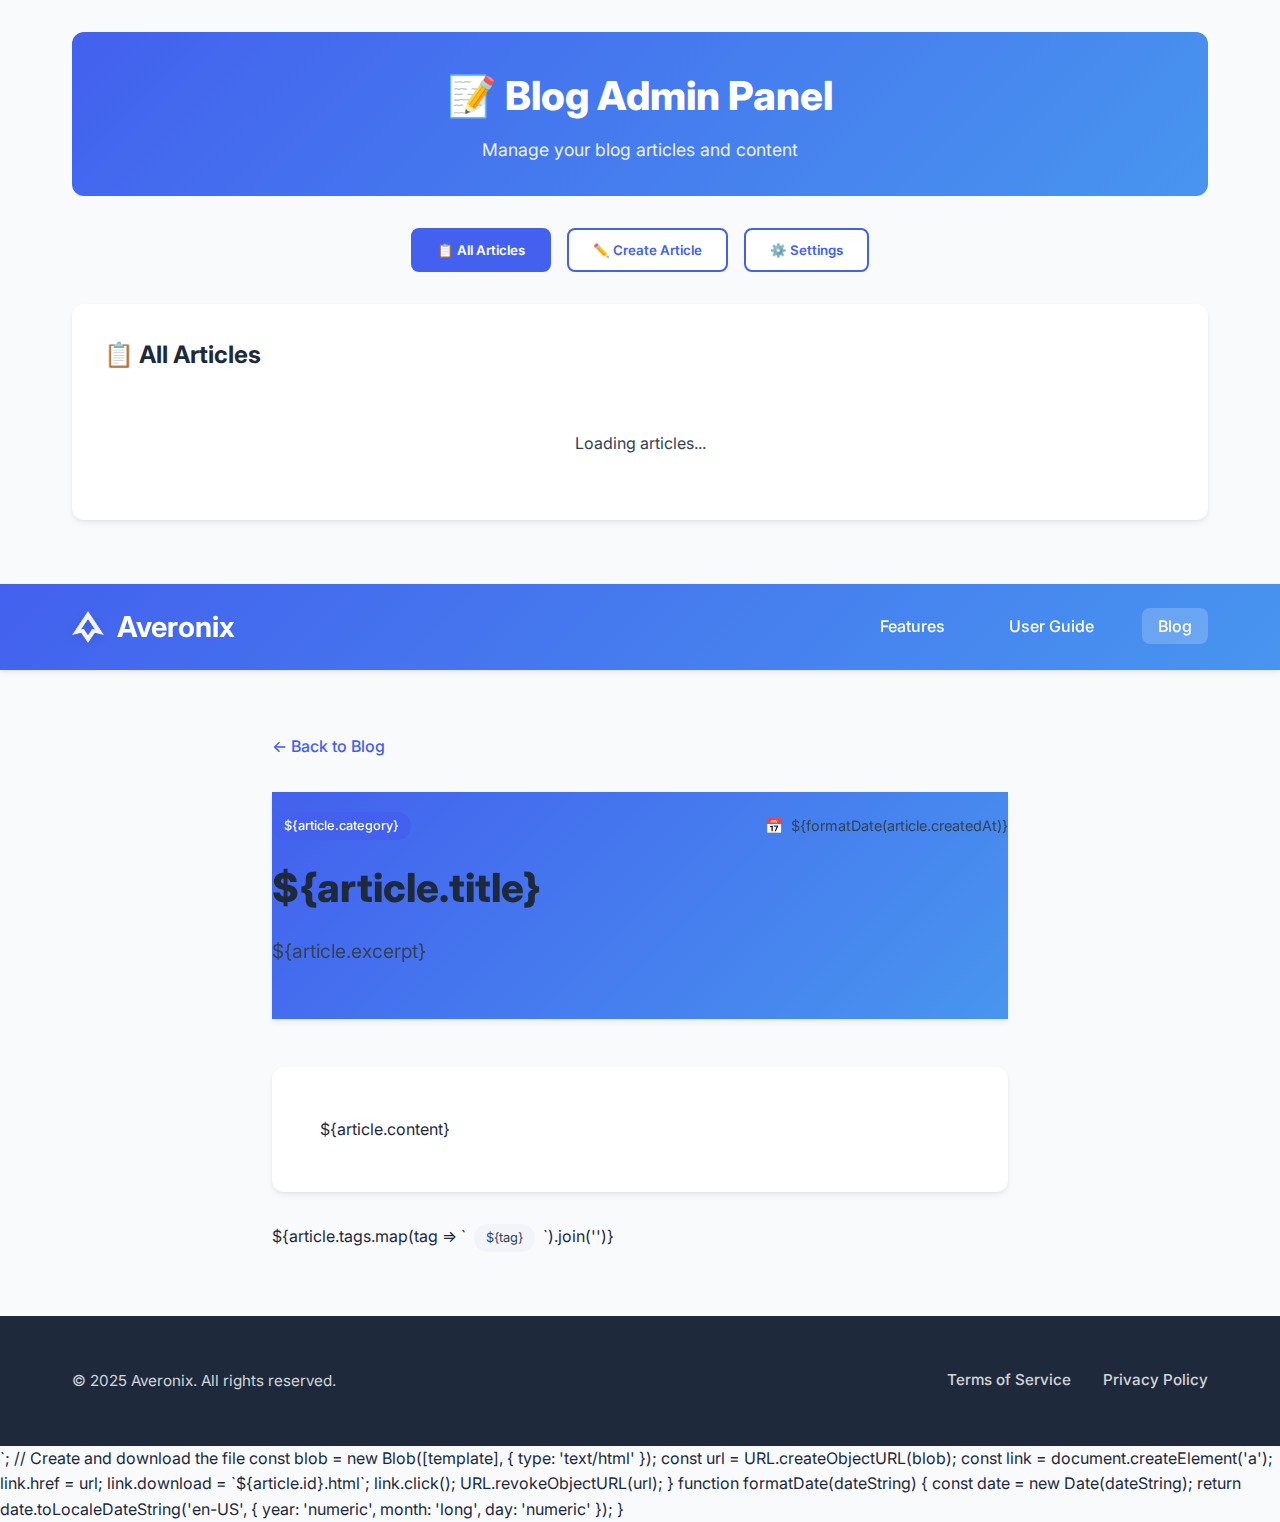
<file: public/admin/index.html>
<!DOCTYPE html>
<html lang="en">
<head>
    <link rel="icon" type="image/png" href="../averonix-favicon.png">
    <meta charset="UTF-8">
    <meta name="viewport" content="width=device-width, initial-scale=1.0">
    <title>Blog Admin - Averonix</title>
    <link rel="icon" type="image/png" sizes="32x32" href="/averonix-favicon.png">
    <link rel="icon" type="image/png" sizes="16x16" href="/averonix-favicon.png">
    <link rel="apple-touch-icon" href="/averonix-favicon.png">
    <link rel="shortcut icon" href="/favicon.ico">
    <link href="https://fonts.googleapis.com/css2?family=Inter:wght@400;500;600;700;800&display=swap" rel="stylesheet">
    
    <style>
        :root {
            --primary: #4361ee;
            --primary-dark: #3046c9;
            --secondary: #4895ef;
            --light: #f8fafc;
            --dark: #1e293b;
            --accent: #4cc9f0;
            --gray-100: #f1f5f9;
            --gray-200: #e2e8f0;
            --gray-300: #cbd5e1;
            --gray-700: #334155;
            --success: #10b981;
            --warning: #f59e0b;
            --error: #ef4444;
            --gradient-blue: linear-gradient(135deg, #4361ee 0%, #4895ef 100%);
            --shadow-sm: 0 1px 2px rgba(0,0,0,0.04);
            --shadow-md: 0 4px 6px rgba(0,0,0,0.05), 0 1px 3px rgba(0,0,0,0.05);
            --shadow-lg: 0 10px 15px -3px rgba(0,0,0,0.1), 0 4px 6px -2px rgba(0,0,0,0.05);
            --border-radius: 8px;
            --transition: all 0.2s ease;
        }
        
        * {
            margin: 0;
            padding: 0;
            box-sizing: border-box;
            font-family: 'Inter', -apple-system, BlinkMacSystemFont, sans-serif;
        }
        
        body {
            background-color: var(--light);
            color: var(--dark);
            line-height: 1.6;
        }
        
        .admin-container {
            max-width: 1200px;
            margin: 0 auto;
            padding: 2rem;
        }
        
        .admin-header {
            background: var(--gradient-blue);
            color: white;
            padding: 2rem;
            border-radius: 12px;
            margin-bottom: 2rem;
            text-align: center;
        }
        
        .admin-header h1 {
            font-size: 2.5rem;
            margin-bottom: 0.5rem;
            font-weight: 800;
        }
        
        .admin-header p {
            opacity: 0.9;
            font-size: 1.1rem;
        }
        
        .admin-nav {
            display: flex;
            gap: 1rem;
            margin-bottom: 2rem;
            justify-content: center;
        }
        
        .nav-btn {
            padding: 0.75rem 1.5rem;
            background: white;
            color: var(--primary);
            border: 2px solid var(--primary);
            border-radius: var(--border-radius);
            text-decoration: none;
            font-weight: 600;
            transition: var(--transition);
            cursor: pointer;
        }
        
        .nav-btn:hover, .nav-btn.active {
            background: var(--primary);
            color: white;
        }
        
        .admin-section {
            background: white;
            border-radius: 12px;
            box-shadow: var(--shadow-md);
            padding: 2rem;
            margin-bottom: 2rem;
        }
        
        .section-title {
            font-size: 1.5rem;
            font-weight: 700;
            margin-bottom: 1.5rem;
            color: var(--dark);
        }
        
        .form-group {
            margin-bottom: 1.5rem;
        }
        
        .form-label {
            display: block;
            font-weight: 600;
            margin-bottom: 0.5rem;
            color: var(--dark);
        }
        
        .form-input, .form-textarea, .form-select {
            width: 100%;
            padding: 0.75rem;
            border: 1px solid var(--gray-300);
            border-radius: var(--border-radius);
            font-size: 1rem;
            transition: var(--transition);
        }
        
        .form-input:focus, .form-textarea:focus, .form-select:focus {
            outline: none;
            border-color: var(--primary);
            box-shadow: 0 0 0 3px rgba(67, 97, 238, 0.1);
        }
        
        .form-textarea {
            min-height: 200px;
            resize: vertical;
        }
        
        .form-row {
            display: grid;
            grid-template-columns: 1fr 1fr;
            gap: 1rem;
        }
        
        .btn {
            padding: 0.75rem 1.5rem;
            border: none;
            border-radius: var(--border-radius);
            font-weight: 600;
            cursor: pointer;
            transition: var(--transition);
            text-decoration: none;
            display: inline-flex;
            align-items: center;
            gap: 0.5rem;
        }
        
        .btn-primary {
            background: var(--gradient-blue);
            color: white;
        }
        
        .btn-primary:hover {
            transform: translateY(-1px);
            box-shadow: var(--shadow-md);
        }
        
        .btn-secondary {
            background: var(--gray-200);
            color: var(--dark);
        }
        
        .btn-secondary:hover {
            background: var(--gray-300);
        }
        
        .btn-success {
            background: var(--success);
            color: white;
        }
        
        .btn-warning {
            background: var(--warning);
            color: white;
        }
        
        .btn-error {
            background: var(--error);
            color: white;
        }
        
        .article-list {
            display: grid;
            gap: 1rem;
        }
        
        .article-item {
            background: var(--gray-100);
            padding: 1.5rem;
            border-radius: var(--border-radius);
            border: 1px solid var(--gray-200);
            transition: var(--transition);
        }
        
        .article-item:hover {
            box-shadow: var(--shadow-sm);
        }
        
        .article-meta {
            display: flex;
            justify-content: space-between;
            align-items: center;
            margin-bottom: 1rem;
        }
        
        .article-title {
            font-size: 1.2rem;
            font-weight: 600;
            color: var(--dark);
            margin-bottom: 0.5rem;
        }
        
        .article-excerpt {
            color: var(--gray-700);
            margin-bottom: 1rem;
        }
        
        .article-actions {
            display: flex;
            gap: 0.5rem;
        }
        
        .status-badge {
            padding: 0.25rem 0.75rem;
            border-radius: 20px;
            font-size: 0.8rem;
            font-weight: 500;
        }
        
        .status-published {
            background: rgba(16, 185, 129, 0.1);
            color: var(--success);
        }
        
        .status-draft {
            background: rgba(245, 158, 11, 0.1);
            color: var(--warning);
        }
        
        .alert {
            padding: 1rem;
            border-radius: var(--border-radius);
            margin-bottom: 1rem;
            font-weight: 500;
        }
        
        .alert-success {
            background: rgba(16, 185, 129, 0.1);
            color: var(--success);
            border: 1px solid rgba(16, 185, 129, 0.2);
        }
        
        .alert-error {
            background: rgba(239, 68, 68, 0.1);
            color: var(--error);
            border: 1px solid rgba(239, 68, 68, 0.2);
        }
        
        .hidden {
            display: none;
        }
        
        .loading {
            text-align: center;
            padding: 2rem;
            color: var(--gray-700);
        }
        
        @media (max-width: 768px) {
            .form-row {
                grid-template-columns: 1fr;
            }
            
            .admin-nav {
                flex-direction: column;
            }
            
            .article-meta {
                flex-direction: column;
                align-items: flex-start;
                gap: 0.5rem;
            }
        }
    </style>
</head>
<body>
    <div class="admin-container">
        <div class="admin-header">
            <h1>📝 Blog Admin Panel</h1>
            <p>Manage your blog articles and content</p>
        </div>
        
        <div class="admin-nav">
            <button class="nav-btn active" onclick="showSection('articles')">📋 All Articles</button>
            <button class="nav-btn" onclick="showSection('create')">✏️ Create Article</button>
            <button class="nav-btn" onclick="showSection('settings')">⚙️ Settings</button>
        </div>
        
        <!-- Articles List Section -->
        <div id="articles-section" class="admin-section">
            <div class="section-title">📋 All Articles</div>
            <div id="articles-list" class="article-list">
                <div class="loading">Loading articles...</div>
            </div>
        </div>
        
        <!-- Create Article Section -->
        <div id="create-section" class="admin-section hidden">
            <div class="section-title">✏️ Create New Article</div>
            <form id="article-form">
                <div class="form-row">
                    <div class="form-group">
                        <label class="form-label" for="article-title">Article Title *</label>
                        <input type="text" id="article-title" class="form-input" required>
                    </div>
                    <div class="form-group">
                        <label class="form-label" for="article-category">Category</label>
                        <select id="article-category" class="form-select">
                            <option value="Tutorial">Tutorial</option>
                            <option value="Tips">Tips</option>
                            <option value="Productivity">Productivity</option>
                            <option value="Features">Features</option>
                            <option value="Education">Education</option>
                            <option value="Business">Business</option>
                            <option value="News">News</option>
                        </select>
                    </div>
                </div>
                
                <div class="form-row">
                    <div class="form-group">
                        <label class="form-label" for="article-excerpt">Excerpt/Description *</label>
                        <textarea id="article-excerpt" class="form-textarea" rows="3" required></textarea>
                    </div>
                    <div class="form-group">
                        <label class="form-label" for="article-image">Featured Image (Emoji)</label>
                        <input type="text" id="article-image" class="form-input" placeholder="📝" maxlength="2">
                    </div>
                </div>
                
                <div class="form-group">
                    <label class="form-label" for="article-content">Article Content *</label>
                    <textarea id="article-content" class="form-textarea" rows="15" required placeholder="Write your article content here using HTML or Markdown..."></textarea>
                </div>
                
                <div class="form-row">
                    <div class="form-group">
                        <label class="form-label" for="article-tags">Tags (comma-separated)</label>
                        <input type="text" id="article-tags" class="form-input" placeholder="youtube, transcripts, productivity">
                    </div>
                    <div class="form-group">
                        <label class="form-label" for="article-status">Status</label>
                        <select id="article-status" class="form-select">
                            <option value="published">Published</option>
                            <option value="draft">Draft</option>
                        </select>
                    </div>
                </div>
                
                <div style="display: flex; gap: 1rem; margin-top: 2rem;">
                    <button type="submit" class="btn btn-primary">💾 Save Article</button>
                    <button type="button" class="btn btn-secondary" onclick="resetForm()">🔄 Reset Form</button>
                </div>
            </form>
        </div>
        
        <!-- Settings Section -->
        <div id="settings-section" class="admin-section hidden">
            <div class="section-title">⚙️ Blog Settings</div>
            <div class="form-group">
                <label class="form-label">Generate Article Pages</label>
                <p style="color: var(--gray-700); margin-bottom: 1rem;">Generate individual HTML files for each published article. This will create static pages that can be uploaded to your server.</p>
                <button class="btn btn-primary" onclick="generateArticlePages()">🚀 Generate Article Pages</button>
            </div>
            <div class="form-group">
                <label class="form-label">Export Articles</label>
                <p style="color: var(--gray-700); margin-bottom: 1rem;">Download all articles as a JSON file for backup or migration.</p>
                <button class="btn btn-secondary" onclick="exportArticles()">📥 Export Articles</button>
            </div>
            <div class="form-group">
                <label class="form-label">Import Articles</label>
                <p style="color: var(--gray-700); margin-bottom: 1rem;">Import articles from a JSON file.</p>
                <input type="file" id="import-file" accept=".json" style="margin-bottom: 1rem;">
                <button class="btn btn-secondary" onclick="importArticles()">📤 Import Articles</button>
            </div>
        </div>
        
        <div id="alert-container"></div>
    </div>

    <script>
        // Global variables
        let articles = [];
        let editingArticleId = null;

        // Initialize the admin panel
        document.addEventListener('DOMContentLoaded', function() {
            loadArticles();
            setupEventListeners();
        });

        // Load articles from localStorage
        function loadArticles() {
            const stored = localStorage.getItem('averonix_articles');
            if (stored) {
                articles = JSON.parse(stored);
            } else {
                // Initialize with sample articles
                articles = [
                    {
                        id: 'how-to-extract-transcripts',
                        title: 'How to Extract Transcripts from Long YouTube Videos',
                        excerpt: 'Learn the best practices for extracting and organizing transcripts from lengthy educational content and webinars.',
                        content: '<p>Whether you\'re a student, researcher, or content creator, extracting transcripts from long YouTube videos can be incredibly valuable for your work...</p>',
                        category: 'Tutorial',
                        tags: ['transcripts', 'youtube', 'productivity', 'tutorial', 'education'],
                        image: '📝',
                        status: 'published',
                        createdAt: '2025-01-15',
                        updatedAt: '2025-01-15'
                    },
                    {
                        id: 'ai-summaries-content-research',
                        title: '5 Ways to Use AI Summaries for Content Research',
                        excerpt: 'Discover how content creators and researchers can leverage AI-powered summaries to streamline their workflow.',
                        content: '<p>AI-powered summaries are revolutionizing how we consume and process information...</p>',
                        category: 'Tips',
                        tags: ['ai', 'summaries', 'research', 'productivity'],
                        image: '🎯',
                        status: 'published',
                        createdAt: '2025-01-10',
                        updatedAt: '2025-01-10'
                    }
                ];
                saveArticles();
            }
            renderArticles();
        }

        // Save articles to localStorage
        function saveArticles() {
            localStorage.setItem('averonix_articles', JSON.stringify(articles));
        }

        // Setup event listeners
        function setupEventListeners() {
            document.getElementById('article-form').addEventListener('submit', handleFormSubmit);
        }

        // Show specific section
        function showSection(sectionName) {
            // Hide all sections
            document.querySelectorAll('.admin-section').forEach(section => {
                section.classList.add('hidden');
            });
            
            // Remove active class from all nav buttons
            document.querySelectorAll('.nav-btn').forEach(btn => {
                btn.classList.remove('active');
            });
            
            // Show selected section
            document.getElementById(sectionName + '-section').classList.remove('hidden');
            
            // Add active class to clicked button
            event.target.classList.add('active');
            
            // Load articles if showing articles section
            if (sectionName === 'articles') {
                loadArticles();
            }
        }

        // Render articles list
        function renderArticles() {
            const container = document.getElementById('articles-list');
            
            if (articles.length === 0) {
                container.innerHTML = '<div class="loading">No articles found. Create your first article!</div>';
                return;
            }
            
            container.innerHTML = articles.map(article => `
                <div class="article-item">
                    <div class="article-meta">
                        <div>
                            <div class="article-title">${article.title}</div>
                            <div class="article-excerpt">${article.excerpt}</div>
                        </div>
                        <div>
                            <span class="status-badge status-${article.status}">${article.status}</span>
                        </div>
                    </div>
                    <div style="display: flex; justify-content: space-between; align-items: center;">
                        <div style="color: var(--gray-700); font-size: 0.9rem;">
                            ${article.category} • ${article.createdAt}
                        </div>
                        <div class="article-actions">
                            <button class="btn btn-primary" onclick="editArticle('${article.id}')">✏️ Edit</button>
                            <button class="btn btn-warning" onclick="duplicateArticle('${article.id}')">📋 Duplicate</button>
                            <button class="btn btn-error" onclick="deleteArticle('${article.id}')">🗑️ Delete</button>
                        </div>
                    </div>
                </div>
            `).join('');
        }

        // Handle form submission
        function handleFormSubmit(e) {
            e.preventDefault();
            
            const formData = {
                title: document.getElementById('article-title').value,
                excerpt: document.getElementById('article-excerpt').value,
                content: document.getElementById('article-content').value,
                category: document.getElementById('article-category').value,
                tags: document.getElementById('article-tags').value.split(',').map(tag => tag.trim()).filter(tag => tag),
                image: document.getElementById('article-image').value || '📝',
                status: document.getElementById('article-status').value
            };
            
            if (editingArticleId) {
                updateArticle(editingArticleId, formData);
            } else {
                createArticle(formData);
            }
        }

        // Create new article
        function createArticle(data) {
            const id = data.title.toLowerCase()
                .replace(/[^a-z0-9\s-]/g, '')
                .replace(/\s+/g, '-')
                .substring(0, 50);
            
            const article = {
                id: id,
                ...data,
                createdAt: new Date().toISOString().split('T')[0],
                updatedAt: new Date().toISOString().split('T')[0]
            };
            
            articles.unshift(article);
            saveArticles();
            showAlert('Article created successfully!', 'success');
            resetForm();
            showSection('articles');
        }

        // Update existing article
        function updateArticle(id, data) {
            const index = articles.findIndex(article => article.id === id);
            if (index !== -1) {
                articles[index] = {
                    ...articles[index],
                    ...data,
                    updatedAt: new Date().toISOString().split('T')[0]
                };
                saveArticles();
                showAlert('Article updated successfully!', 'success');
                resetForm();
                showSection('articles');
            }
        }

        // Edit article
        function editArticle(id) {
            const article = articles.find(a => a.id === id);
            if (article) {
                document.getElementById('article-title').value = article.title;
                document.getElementById('article-excerpt').value = article.excerpt;
                document.getElementById('article-content').value = article.content;
                document.getElementById('article-category').value = article.category;
                document.getElementById('article-tags').value = article.tags.join(', ');
                document.getElementById('article-image').value = article.image;
                document.getElementById('article-status').value = article.status;
                
                editingArticleId = id;
                showSection('create');
            }
        }

        // Duplicate article
        function duplicateArticle(id) {
            const article = articles.find(a => a.id === id);
            if (article) {
                const newArticle = {
                    ...article,
                    id: article.id + '-copy-' + Date.now(),
                    title: article.title + ' (Copy)',
                    status: 'draft',
                    createdAt: new Date().toISOString().split('T')[0],
                    updatedAt: new Date().toISOString().split('T')[0]
                };
                
                articles.unshift(newArticle);
                saveArticles();
                showAlert('Article duplicated successfully!', 'success');
                renderArticles();
            }
        }

        // Delete article
        function deleteArticle(id) {
            if (confirm('Are you sure you want to delete this article?')) {
                articles = articles.filter(article => article.id !== id);
                saveArticles();
                showAlert('Article deleted successfully!', 'success');
                renderArticles();
            }
        }

        // Reset form
        function resetForm() {
            document.getElementById('article-form').reset();
            editingArticleId = null;
        }

        // Show alert
        function showAlert(message, type) {
            const container = document.getElementById('alert-container');
            const alert = document.createElement('div');
            alert.className = `alert alert-${type}`;
            alert.textContent = message;
            container.appendChild(alert);
            
            setTimeout(() => {
                alert.remove();
            }, 3000);
        }

        // Export articles
        function exportArticles() {
            const dataStr = JSON.stringify(articles, null, 2);
            const dataBlob = new Blob([dataStr], {type: 'application/json'});
            const url = URL.createObjectURL(dataBlob);
            const link = document.createElement('a');
            link.href = url;
            link.download = 'averonix-articles.json';
            link.click();
            URL.revokeObjectURL(url);
        }

        // Import articles
        function importArticles() {
            const fileInput = document.getElementById('import-file');
            const file = fileInput.files[0];
            
            if (file) {
                const reader = new FileReader();
                reader.onload = function(e) {
                    try {
                        const importedArticles = JSON.parse(e.target.result);
                        articles = importedArticles;
                        saveArticles();
                        showAlert('Articles imported successfully!', 'success');
                        renderArticles();
                    } catch (error) {
                        showAlert('Error importing articles. Please check the file format.', 'error');
                    }
                };
                reader.readAsText(file);
            }
        }

        // Generate article pages
        function generateArticlePages() {
            const publishedArticles = articles.filter(article => article.status === 'published');
            
            if (publishedArticles.length === 0) {
                showAlert('No published articles to generate pages for.', 'error');
                return;
            }
            
            publishedArticles.forEach(article => {
                generateArticlePage(article);
            });
            
            showAlert(`Generated ${publishedArticles.length} article pages! Check your downloads folder.`, 'success');
        }

        // Generate individual article page
        function generateArticlePage(article) {
            // Read the template (this would need to be loaded from the server)
            const template = `<!DOCTYPE html>
<html lang="en">
<head>
    <link rel="icon" type="image/png" href="../averonix-favicon.png">
    <meta charset="UTF-8">
    <meta name="viewport" content="width=device-width, initial-scale=1.0">
    <title>${article.title} - Averonix Blog</title>
    <link rel="icon" type="image/png" sizes="32x32" href="/averonix-favicon.png">
    <link rel="icon" type="image/png" sizes="16x16" href="/averonix-favicon.png">
    <link rel="apple-touch-icon" href="/averonix-favicon.png">
    <link rel="shortcut icon" href="/favicon.ico">
    <link href="https://fonts.googleapis.com/css2?family=Inter:wght@400;500;600;700;800&display=swap" rel="stylesheet">
    
    <!-- Start cookieyes banner --> <script id="cookieyes" type="text/javascript" src="https://cdn-cookieyes.com/client_data/3de31229bb88dce2b1a9e5ae/script.js"></script> <!-- End cookieyes banner -->
    
    <style>
        :root {
            --primary: #4361ee;
            --primary-dark: #3046c9;
            --secondary: #4895ef;
            --light: #f8fafc;
            --dark: #1e293b;
            --accent: #4cc9f0;
            --gray-100: #f1f5f9;
            --gray-200: #e2e8f0;
            --gray-300: #cbd5e1;
            --gray-700: #334155;
            --gradient-blue: linear-gradient(135deg, #4361ee 0%, #4895ef 100%);
            --shadow-sm: 0 1px 2px rgba(0,0,0,0.04);
            --shadow-md: 0 4px 6px rgba(0,0,0,0.05), 0 1px 3px rgba(0,0,0,0.05);
            --shadow-lg: 0 10px 15px -3px rgba(0,0,0,0.1), 0 4px 6px -2px rgba(0,0,0,0.05);
            --shadow-elevation: 0 20px 25px -5px rgba(0,0,0,0.1), 0 10px 10px -5px rgba(0,0,0,0.04);
            --border-radius: 8px;
            --transition: all 0.2s ease;
        }
        
        * {
            margin: 0;
            padding: 0;
            box-sizing: border-box;
            font-family: 'Inter', -apple-system, BlinkMacSystemFont, sans-serif;
        }
        
        body {
            background-color: var(--light);
            color: var(--dark);
            line-height: 1.6;
        }
        
        header {
            background: var(--gradient-blue);
            color: white;
            padding: 1.25rem 0;
            position: sticky;
            top: 0;
            z-index: 100;
            box-shadow: var(--shadow-md);
        }
        
        .nav-container {
            display: flex;
            justify-content: space-between;
            align-items: center;
            max-width: 1200px;
            margin: 0 auto;
            padding: 0 2rem;
        }
        
        .logo {
            font-size: 1.8rem;
            font-weight: 700;
            display: flex;
            align-items: center;
            text-decoration: none;
            color: white;
            transition: var(--transition);
        }
        
        .logo:hover {
            opacity: 0.9;
        }
        
        .logo img {
            width: 32px;
            height: 32px;
            margin-right: 0.8rem;
            filter: drop-shadow(0 2px 4px rgba(0,0,0,0.1));
        }
        
        nav ul {
            display: flex;
            list-style: none;
            gap: 2rem;
        }
        
        nav ul li a {
            color: white;
            text-decoration: none;
            font-weight: 500;
            padding: 0.5rem 1rem;
            border-radius: var(--border-radius);
            transition: var(--transition);
        }
        
        nav ul li a:hover {
            background: rgba(255,255,255,0.15);
            transform: translateY(-1px);
        }
        
        nav ul li a.active {
            background: rgba(255,255,255,0.2);
        }
        
        .article-container {
            max-width: 800px;
            margin: 0 auto;
            padding: 4rem 2rem;
        }
        
        .article-header {
            margin-bottom: 3rem;
        }
        
        .article-meta {
            display: flex;
            align-items: center;
            gap: 1rem;
            margin-bottom: 1.5rem;
            font-size: 0.9rem;
            color: var(--gray-700);
        }
        
        .article-category {
            background: var(--primary);
            color: white;
            padding: 0.25rem 0.75rem;
            border-radius: 20px;
            font-size: 0.8rem;
            font-weight: 500;
        }
        
        .article-date {
            display: flex;
            align-items: center;
            gap: 0.5rem;
        }
        
        .article-title {
            font-size: 2.5rem;
            font-weight: 800;
            line-height: 1.2;
            margin-bottom: 1.5rem;
            color: var(--dark);
        }
        
        .article-excerpt {
            font-size: 1.2rem;
            color: var(--gray-700);
            margin-bottom: 2rem;
        }
        
        .article-content {
            background: white;
            padding: 3rem;
            border-radius: 12px;
            box-shadow: var(--shadow-md);
            line-height: 1.8;
        }
        
        .article-content h2 {
            font-size: 1.8rem;
            font-weight: 700;
            margin: 2.5rem 0 1.5rem 0;
            color: var(--dark);
        }
        
        .article-content h3 {
            font-size: 1.4rem;
            font-weight: 600;
            margin: 2rem 0 1rem 0;
            color: var(--dark);
        }
        
        .article-content p {
            margin-bottom: 1.5rem;
            color: var(--gray-700);
        }
        
        .article-content ul, .article-content ol {
            margin: 1.5rem 0;
            padding-left: 2rem;
        }
        
        .article-content li {
            margin-bottom: 0.5rem;
            color: var(--gray-700);
        }
        
        .article-content blockquote {
            border-left: 4px solid var(--primary);
            padding-left: 1.5rem;
            margin: 2rem 0;
            font-style: italic;
            color: var(--gray-700);
            background: var(--gray-100);
            padding: 1.5rem;
            border-radius: 0 8px 8px 0;
        }
        
        .article-content code {
            background: var(--gray-100);
            padding: 0.2rem 0.5rem;
            border-radius: 4px;
            font-family: 'Courier New', monospace;
            font-size: 0.9rem;
        }
        
        .article-content pre {
            background: var(--gray-100);
            padding: 1.5rem;
            border-radius: 8px;
            overflow-x: auto;
            margin: 1.5rem 0;
        }
        
        .article-content pre code {
            background: none;
            padding: 0;
        }
        
        .back-to-blog {
            display: inline-flex;
            align-items: center;
            gap: 0.5rem;
            color: var(--primary);
            text-decoration: none;
            font-weight: 500;
            margin-bottom: 2rem;
            transition: var(--transition);
        }
        
        .back-to-blog:hover {
            color: var(--primary-dark);
        }
        
        .article-tags {
            display: flex;
            flex-wrap: wrap;
            gap: 0.5rem;
            margin-top: 2rem;
        }
        
        .tag {
            background: var(--gray-100);
            color: var(--gray-700);
            padding: 0.25rem 0.75rem;
            border-radius: 20px;
            font-size: 0.8rem;
            text-decoration: none;
            transition: var(--transition);
        }
        
        .tag:hover {
            background: var(--primary);
            color: white;
        }
        
        footer {
            background: var(--dark);
            color: white;
            padding: 3rem 0;
        }
        
        .footer-content {
            max-width: 1200px;
            margin: 0 auto;
            padding: 0 2rem;
            display: flex;
            justify-content: space-between;
            align-items: center;
        }
        
        .copyright {
            opacity: 0.8;
            font-size: 0.95rem;
        }
        
        .footer-links {
            display: flex;
            gap: 2rem;
        }
        
        .footer-links a {
            color: white;
            text-decoration: none;
            opacity: 0.8;
            transition: var(--transition);
            font-weight: 500;
            font-size: 0.95rem;
            padding: 0.25rem 0;
            border-bottom: 1px solid transparent;
        }
        
        .footer-links a:hover {
            opacity: 1;
            border-bottom: 1px solid white;
        }
        
        @media (max-width: 768px) {
            .article-title {
                font-size: 2rem;
            }
            
            .article-content {
                padding: 2rem;
            }
            
            .nav-container {
                flex-direction: column;
                gap: 1rem;
            }
            
            .footer-content {
                flex-direction: column;
                text-align: center;
                gap: 1.5rem;
            }
        }
    </style>
</head>
<body>
    <header>
        <div class="nav-container">
            <a href="../" class="logo">
                <img src="../averonix-favicon.png" alt="Averonix Logo">
                Averonix
            </a>
            <nav>
                <ul>
                    <li><a href="../#features">Features</a></li>
                    <li><a href="../user-guide.html">User Guide</a></li>
                    <li><a href="index.html" class="active">Blog</a></li>
                </ul>
            </nav>
        </div>
    </header>
    
    <div class="article-container">
        <a href="index.html" class="back-to-blog">← Back to Blog</a>
        
        <article>
            <header class="article-header">
                <div class="article-meta">
                    <div class="article-category">${article.category}</div>
                    <div class="article-date">
                        <span>📅</span>
                        <span>${formatDate(article.createdAt)}</span>
                    </div>
                </div>
                <h1 class="article-title">${article.title}</h1>
                <p class="article-excerpt">${article.excerpt}</p>
            </header>
            
            <div class="article-content">
                ${article.content}
            </div>
            
            <div class="article-tags">
                ${article.tags.map(tag => `<a href="#" class="tag">${tag}</a>`).join('')}
            </div>
        </article>
    </div>
    
    <footer>
        <div class="footer-content">
            <div class="copyright">
                &copy; 2025 Averonix. All rights reserved.
            </div>
            <div class="footer-links">
                <a href="../terms-of-service.html">Terms of Service</a>
                <a href="../privacy-policy.html">Privacy Policy</a>
            </div>
        </div>
    </footer>
</body>
</html>`;
            
            // Create and download the file
            const blob = new Blob([template], { type: 'text/html' });
            const url = URL.createObjectURL(blob);
            const link = document.createElement('a');
            link.href = url;
            link.download = `${article.id}.html`;
            link.click();
            URL.revokeObjectURL(url);
        }

        function formatDate(dateString) {
            const date = new Date(dateString);
            return date.toLocaleDateString('en-US', { 
                year: 'numeric', 
                month: 'long', 
                day: 'numeric' 
            });
        }
    </script>
</body>
</html>
</file>
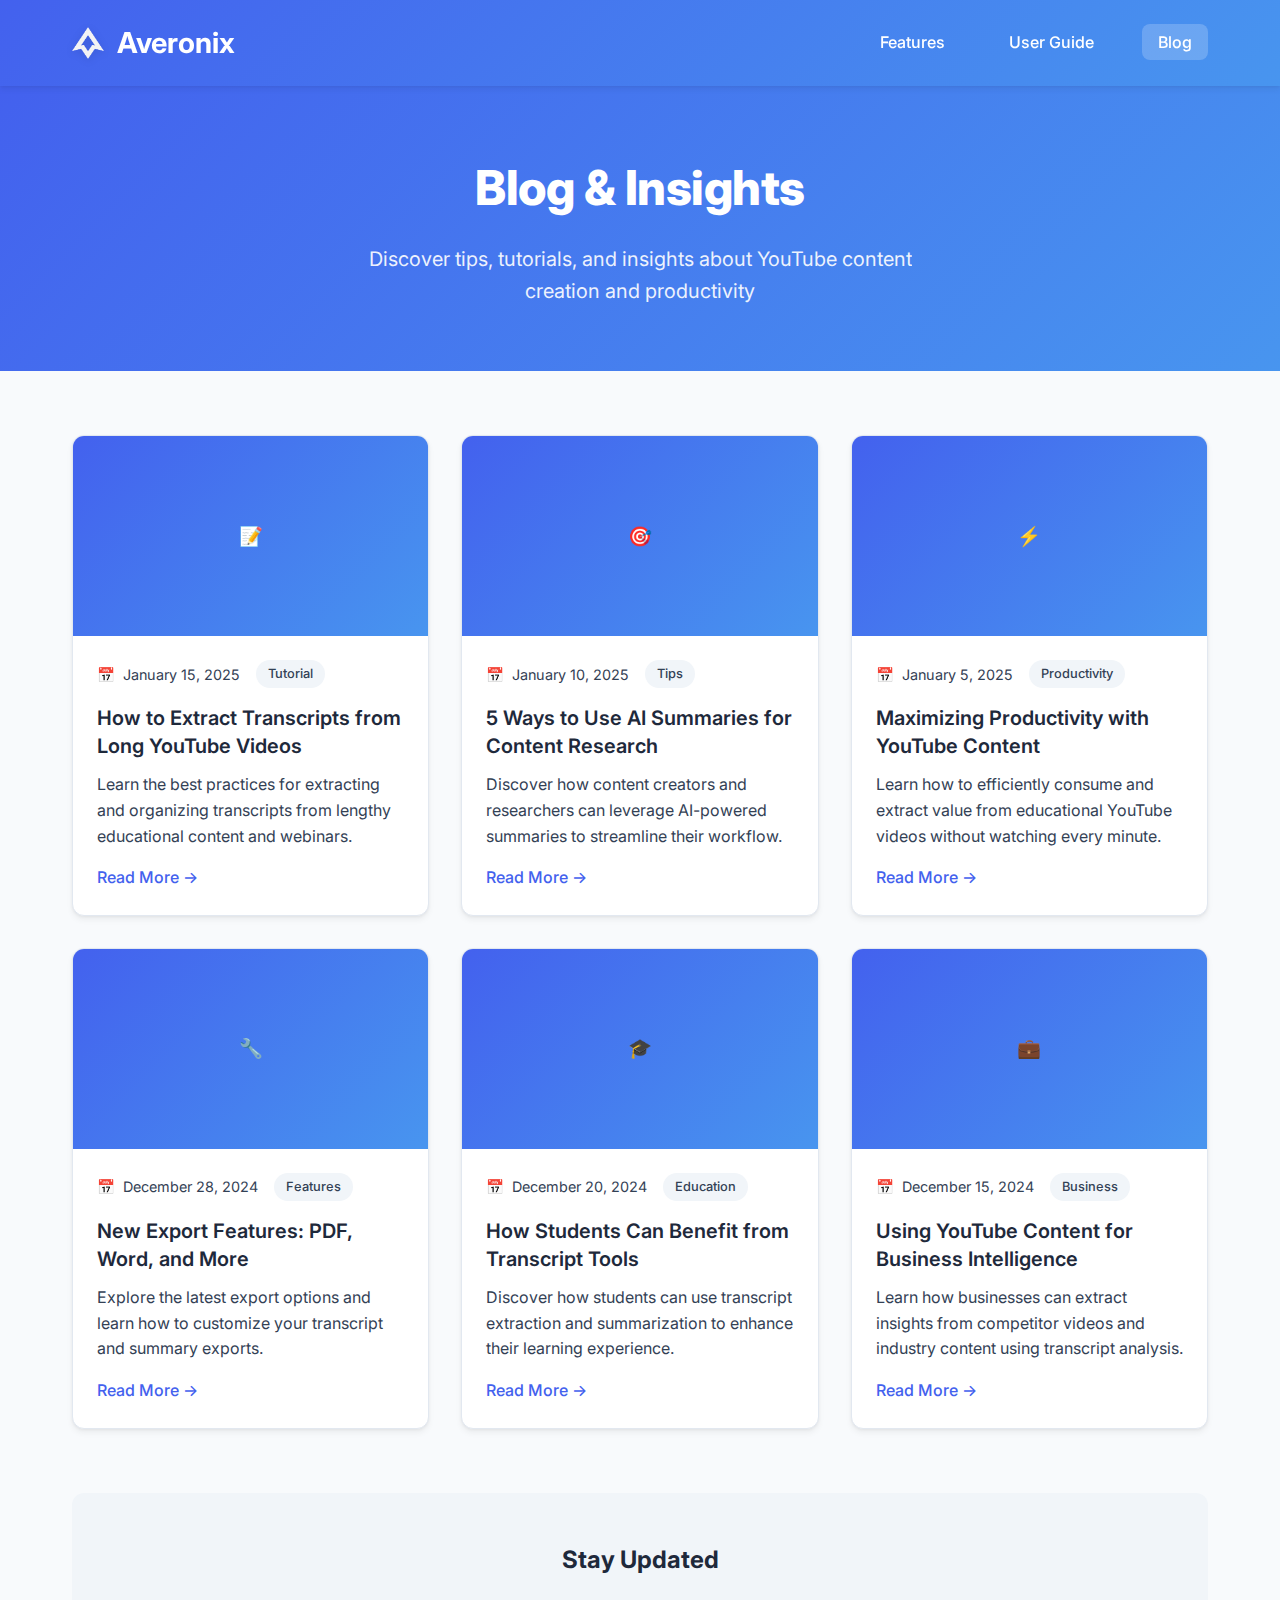
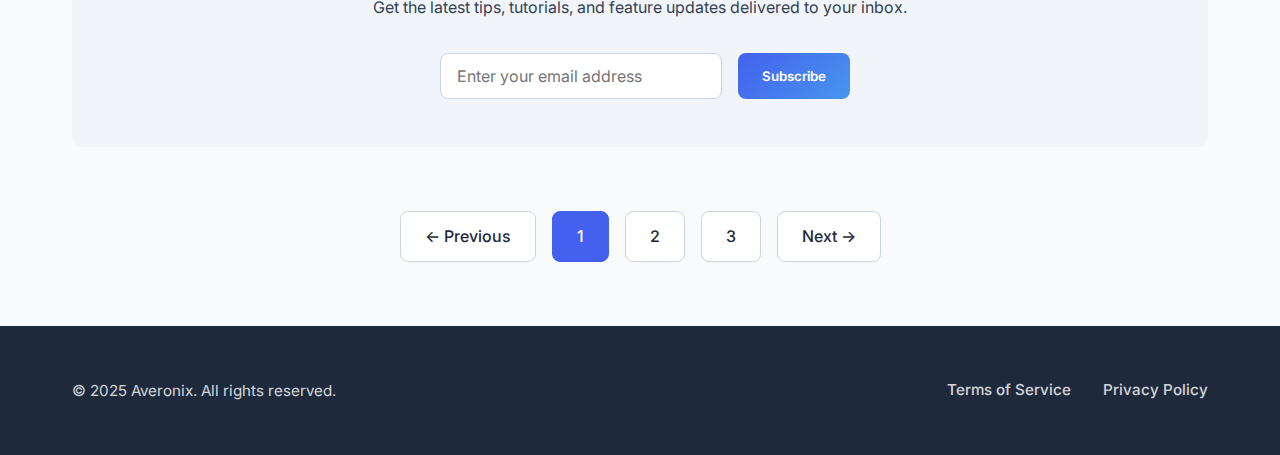
<file: public/blog/index.html>
<!DOCTYPE html>
<html lang="en">
<head>
    <link rel="icon" type="image/png" href="../averonix-favicon.png">
    <meta charset="UTF-8">
    <meta name="viewport" content="width=device-width, initial-scale=1.0">
    <title>Blog - Averonix</title>
    <link rel="icon" type="image/png" sizes="32x32" href="/averonix-favicon.png">
    <link rel="icon" type="image/png" sizes="16x16" href="/averonix-favicon.png">
    <link rel="apple-touch-icon" href="/averonix-favicon.png">
    <link rel="shortcut icon" href="/favicon.ico">
    <link href="https://fonts.googleapis.com/css2?family=Inter:wght@400;500;600;700;800&display=swap" rel="stylesheet">
    
    <!-- Start cookieyes banner --> <script id="cookieyes" type="text/javascript" src="https://cdn-cookieyes.com/client_data/3de31229bb88dce2b1a9e5ae/script.js"></script> <!-- End cookieyes banner -->
    
    <style>
        :root {
            --primary: #4361ee;
            --primary-dark: #3046c9;
            --secondary: #4895ef;
            --light: #f8fafc;
            --dark: #1e293b;
            --accent: #4cc9f0;
            --gray-100: #f1f5f9;
            --gray-200: #e2e8f0;
            --gray-300: #cbd5e1;
            --gray-700: #334155;
            --gradient-blue: linear-gradient(135deg, #4361ee 0%, #4895ef 100%);
            --shadow-sm: 0 1px 2px rgba(0,0,0,0.04);
            --shadow-md: 0 4px 6px rgba(0,0,0,0.05), 0 1px 3px rgba(0,0,0,0.05);
            --shadow-lg: 0 10px 15px -3px rgba(0,0,0,0.1), 0 4px 6px -2px rgba(0,0,0,0.05);
            --shadow-elevation: 0 20px 25px -5px rgba(0,0,0,0.1), 0 10px 10px -5px rgba(0,0,0,0.04);
            --border-radius: 8px;
            --transition: all 0.2s ease;
        }
        
        * {
            margin: 0;
            padding: 0;
            box-sizing: border-box;
            font-family: 'Inter', -apple-system, BlinkMacSystemFont, sans-serif;
        }
        
        body {
            background-color: var(--light);
            color: var(--dark);
            line-height: 1.6;
        }
        
        header {
            background: var(--gradient-blue);
            color: white;
            padding: 1.25rem 0;
            position: sticky;
            top: 0;
            z-index: 100;
            box-shadow: var(--shadow-md);
        }
        
        .nav-container {
            display: flex;
            justify-content: space-between;
            align-items: center;
            max-width: 1200px;
            margin: 0 auto;
            padding: 0 2rem;
        }
        
        .logo {
            font-size: 1.8rem;
            font-weight: 700;
            display: flex;
            align-items: center;
            text-decoration: none;
            color: white;
            transition: var(--transition);
        }
        
        .logo:hover {
            opacity: 0.9;
        }
        
        .logo img {
            width: 32px;
            height: 32px;
            margin-right: 0.8rem;
            filter: drop-shadow(0 2px 4px rgba(0,0,0,0.1));
        }
        
        nav ul {
            display: flex;
            list-style: none;
            gap: 2rem;
        }
        
        nav ul li a {
            color: white;
            text-decoration: none;
            font-weight: 500;
            padding: 0.5rem 1rem;
            border-radius: var(--border-radius);
            transition: var(--transition);
        }
        
        nav ul li a:hover {
            background: rgba(255,255,255,0.15);
            transform: translateY(-1px);
        }
        
        nav ul li a.active {
            background: rgba(255,255,255,0.2);
        }
        
        .blog-hero {
            background: linear-gradient(135deg, var(--primary) 0%, var(--secondary) 100%);
            padding: 4rem 2rem;
            text-align: center;
            color: white;
            position: relative;
            overflow: hidden;
        }
        
        .blog-hero h1 {
            font-size: 3rem;
            margin-bottom: 1rem;
            font-weight: 800;
            letter-spacing: -0.5px;
        }
        
        .blog-hero p {
            font-size: 1.25rem;
            opacity: 0.9;
            max-width: 600px;
            margin: 0 auto;
        }
        
        .blog-container {
            max-width: 1200px;
            margin: 0 auto;
            padding: 4rem 2rem;
        }
        
        .blog-grid {
            display: grid;
            grid-template-columns: repeat(auto-fit, minmax(350px, 1fr));
            gap: 2rem;
            margin-bottom: 3rem;
        }
        
        .blog-card {
            background: white;
            border-radius: 12px;
            box-shadow: var(--shadow-md);
            overflow: hidden;
            transition: var(--transition);
            border: 1px solid var(--gray-200);
        }
        
        .blog-card:hover {
            transform: translateY(-4px);
            box-shadow: var(--shadow-lg);
        }
        
        .blog-card-image {
            width: 100%;
            height: 200px;
            background: var(--gradient-blue);
            display: flex;
            align-items: center;
            justify-content: center;
            color: white;
            font-size: 1.2rem;
            font-weight: 600;
        }
        
        .blog-card-content {
            padding: 1.5rem;
        }
        
        .blog-card-meta {
            display: flex;
            align-items: center;
            gap: 1rem;
            margin-bottom: 1rem;
            font-size: 0.9rem;
            color: var(--gray-700);
        }
        
        .blog-card-date {
            display: flex;
            align-items: center;
            gap: 0.5rem;
        }
        
        .blog-card-category {
            background: var(--gray-100);
            padding: 0.25rem 0.75rem;
            border-radius: 20px;
            font-size: 0.8rem;
            font-weight: 500;
        }
        
        .blog-card h3 {
            font-size: 1.25rem;
            margin-bottom: 0.75rem;
            color: var(--dark);
            font-weight: 600;
            line-height: 1.4;
        }
        
        .blog-card p {
            color: var(--gray-700);
            margin-bottom: 1rem;
            line-height: 1.6;
        }
        
        .blog-card-link {
            color: var(--primary);
            text-decoration: none;
            font-weight: 500;
            display: inline-flex;
            align-items: center;
            gap: 0.5rem;
            transition: var(--transition);
        }
        
        .blog-card-link:hover {
            color: var(--primary-dark);
        }
        
        .blog-pagination {
            display: flex;
            justify-content: center;
            gap: 1rem;
            margin-top: 3rem;
        }
        
        .pagination-btn {
            padding: 0.75rem 1.5rem;
            border: 1px solid var(--gray-300);
            background: white;
            color: var(--dark);
            text-decoration: none;
            border-radius: var(--border-radius);
            transition: var(--transition);
            font-weight: 500;
        }
        
        .pagination-btn:hover {
            background: var(--primary);
            color: white;
            border-color: var(--primary);
        }
        
        .pagination-btn.active {
            background: var(--primary);
            color: white;
            border-color: var(--primary);
        }
        
        .pagination-btn:disabled {
            opacity: 0.5;
            cursor: not-allowed;
        }
        
        .newsletter-signup {
            background: var(--gray-100);
            padding: 3rem 2rem;
            border-radius: 12px;
            text-align: center;
            margin: 4rem 0;
        }
        
        .newsletter-signup h3 {
            font-size: 1.5rem;
            margin-bottom: 1rem;
            color: var(--dark);
        }
        
        .newsletter-signup p {
            color: var(--gray-700);
            margin-bottom: 2rem;
        }
        
        .newsletter-form {
            display: flex;
            max-width: 400px;
            margin: 0 auto;
            gap: 1rem;
        }
        
        .newsletter-input {
            flex: 1;
            padding: 0.75rem 1rem;
            border: 1px solid var(--gray-300);
            border-radius: var(--border-radius);
            font-size: 1rem;
        }
        
        .newsletter-btn {
            padding: 0.75rem 1.5rem;
            background: var(--gradient-blue);
            color: white;
            border: none;
            border-radius: var(--border-radius);
            font-weight: 600;
            cursor: pointer;
            transition: var(--transition);
        }
        
        .newsletter-btn:hover {
            transform: translateY(-1px);
        }
        
        footer {
            background: var(--dark);
            color: white;
            padding: 3rem 0;
        }
        
        .footer-content {
            max-width: 1200px;
            margin: 0 auto;
            padding: 0 2rem;
            display: flex;
            justify-content: space-between;
            align-items: center;
        }
        
        .copyright {
            opacity: 0.8;
            font-size: 0.95rem;
        }
        
        .footer-links {
            display: flex;
            gap: 2rem;
        }
        
        .footer-links a {
            color: white;
            text-decoration: none;
            opacity: 0.8;
            transition: var(--transition);
            font-weight: 500;
            font-size: 0.95rem;
            padding: 0.25rem 0;
            border-bottom: 1px solid transparent;
        }
        
        .footer-links a:hover {
            opacity: 1;
            border-bottom: 1px solid white;
        }
        
        @media (max-width: 768px) {
            .blog-hero h1 {
                font-size: 2.5rem;
            }
            
            .nav-container {
                flex-direction: column;
                gap: 1rem;
            }
            
            .blog-grid {
                grid-template-columns: 1fr;
            }
            
            .newsletter-form {
                flex-direction: column;
            }
            
            .footer-content {
                flex-direction: column;
                text-align: center;
                gap: 1.5rem;
            }
        }
    </style>
</head>
<body>
    <header>
        <div class="nav-container">
            <a href="../" class="logo">
                <img src="../averonix-favicon.png" alt="Averonix Logo">
                Averonix
            </a>
            <nav>
                <ul>
                    <li><a href="../#features">Features</a></li>
                    <li><a href="../user-guide.html">User Guide</a></li>
                    <li><a href="index.html" class="active">Blog</a></li>
                </ul>
            </nav>
        </div>
    </header>
    
    <section class="blog-hero">
        <h1>Blog & Insights</h1>
        <p>Discover tips, tutorials, and insights about YouTube content creation and productivity</p>
    </section>
    
    <div class="blog-container">
        <div class="blog-grid">
            <article class="blog-card">
                <div class="blog-card-image">
                    📝
                </div>
                <div class="blog-card-content">
                    <div class="blog-card-meta">
                        <div class="blog-card-date">
                            <span>📅</span>
                            <span>January 15, 2025</span>
                        </div>
                        <div class="blog-card-category">Tutorial</div>
                    </div>
                    <h3>How to Extract Transcripts from Long YouTube Videos</h3>
                    <p>Learn the best practices for extracting and organizing transcripts from lengthy educational content and webinars.</p>
                    <a href="how-to-extract-transcripts.html" class="blog-card-link">
                        Read More →
                    </a>
                </div>
            </article>
            
            <article class="blog-card">
                <div class="blog-card-image">
                    🎯
                </div>
                <div class="blog-card-content">
                    <div class="blog-card-meta">
                        <div class="blog-card-date">
                            <span>📅</span>
                            <span>January 10, 2025</span>
                        </div>
                        <div class="blog-card-category">Tips</div>
                    </div>
                    <h3>5 Ways to Use AI Summaries for Content Research</h3>
                    <p>Discover how content creators and researchers can leverage AI-powered summaries to streamline their workflow.</p>
                    <a href="ai-summaries-content-research.html" class="blog-card-link">
                        Read More →
                    </a>
                </div>
            </article>
            
            <article class="blog-card">
                <div class="blog-card-image">
                    ⚡
                </div>
                <div class="blog-card-content">
                    <div class="blog-card-meta">
                        <div class="blog-card-date">
                            <span>📅</span>
                            <span>January 5, 2025</span>
                        </div>
                        <div class="blog-card-category">Productivity</div>
                    </div>
                    <h3>Maximizing Productivity with YouTube Content</h3>
                    <p>Learn how to efficiently consume and extract value from educational YouTube videos without watching every minute.</p>
                    <a href="maximizing-productivity-youtube.html" class="blog-card-link">
                        Read More →
                    </a>
                </div>
            </article>
            
            <article class="blog-card">
                <div class="blog-card-image">
                    🔧
                </div>
                <div class="blog-card-content">
                    <div class="blog-card-meta">
                        <div class="blog-card-date">
                            <span>📅</span>
                            <span>December 28, 2024</span>
                        </div>
                        <div class="blog-card-category">Features</div>
                    </div>
                    <h3>New Export Features: PDF, Word, and More</h3>
                    <p>Explore the latest export options and learn how to customize your transcript and summary exports.</p>
                    <a href="new-export-features.html" class="blog-card-link">
                        Read More →
                    </a>
                </div>
            </article>
            
            <article class="blog-card">
                <div class="blog-card-image">
                    🎓
                </div>
                <div class="blog-card-content">
                    <div class="blog-card-meta">
                        <div class="blog-card-date">
                            <span>📅</span>
                            <span>December 20, 2024</span>
                        </div>
                        <div class="blog-card-category">Education</div>
                    </div>
                    <h3>How Students Can Benefit from Transcript Tools</h3>
                    <p>Discover how students can use transcript extraction and summarization to enhance their learning experience.</p>
                    <a href="students-benefit-transcript-tools.html" class="blog-card-link">
                        Read More →
                    </a>
                </div>
            </article>
            
            <article class="blog-card">
                <div class="blog-card-image">
                    💼
                </div>
                <div class="blog-card-content">
                    <div class="blog-card-meta">
                        <div class="blog-card-date">
                            <span>📅</span>
                            <span>December 15, 2024</span>
                        </div>
                        <div class="blog-card-category">Business</div>
                    </div>
                    <h3>Using YouTube Content for Business Intelligence</h3>
                    <p>Learn how businesses can extract insights from competitor videos and industry content using transcript analysis.</p>
                    <a href="youtube-content-business-intelligence.html" class="blog-card-link">
                        Read More →
                    </a>
                </div>
            </article>
        </div>
        
        <div class="newsletter-signup">
            <h3>Stay Updated</h3>
            <p>Get the latest tips, tutorials, and feature updates delivered to your inbox.</p>
            <form class="newsletter-form">
                <input type="email" class="newsletter-input" placeholder="Enter your email address" required>
                <button type="submit" class="newsletter-btn">Subscribe</button>
            </form>
        </div>
        
        <div class="blog-pagination">
            <a href="#" class="pagination-btn" disabled>← Previous</a>
            <a href="#" class="pagination-btn active">1</a>
            <a href="#" class="pagination-btn">2</a>
            <a href="#" class="pagination-btn">3</a>
            <a href="#" class="pagination-btn">Next →</a>
        </div>
    </div>
    
    <footer>
        <div class="footer-content">
            <div class="copyright">
                &copy; 2025 Averonix. All rights reserved.
            </div>
            <div class="footer-links">
                <a href="../terms-of-service.html">Terms of Service</a>
                <a href="../privacy-policy.html">Privacy Policy</a>
            </div>
        </div>
    </footer>
</body>
</html>
</file>
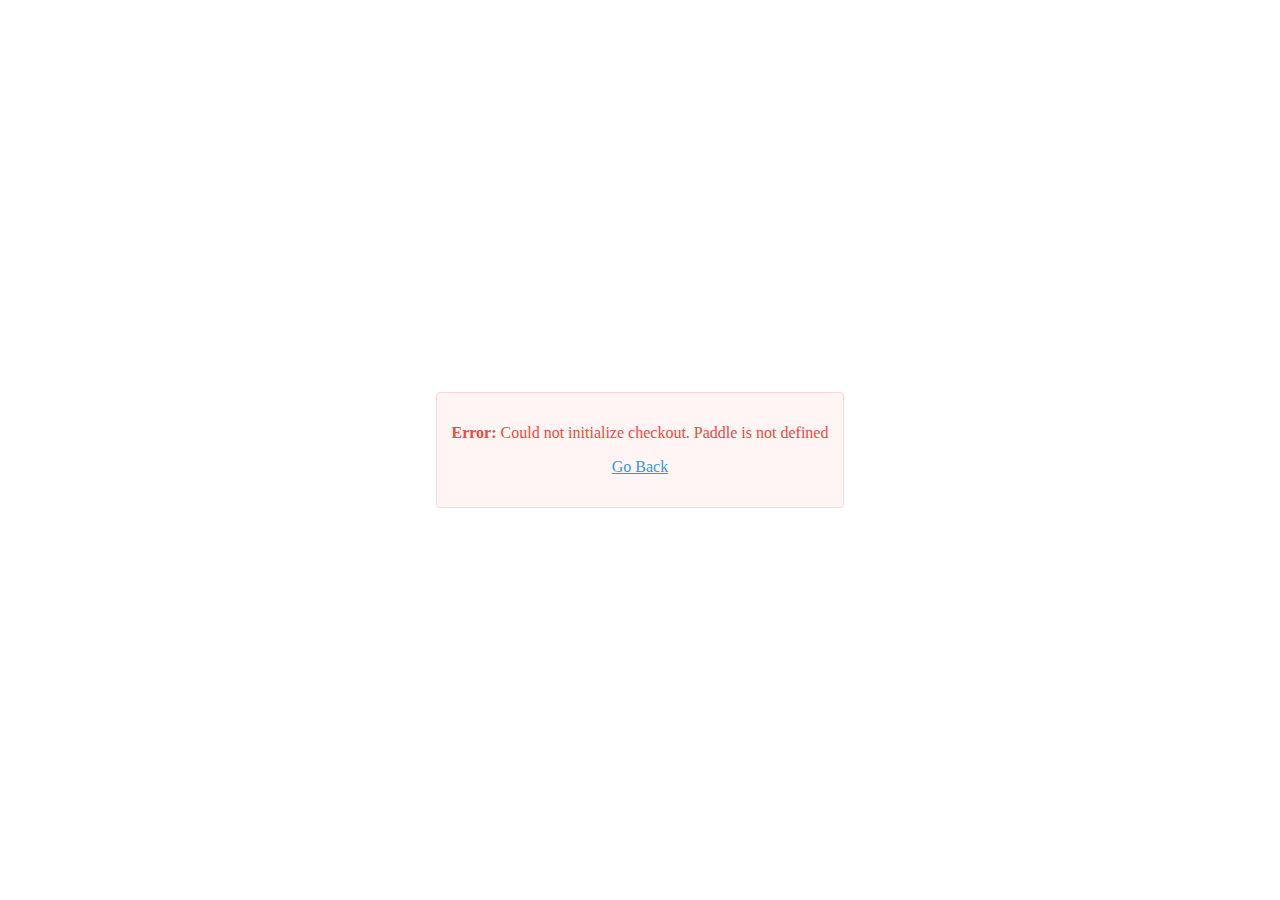
<file: averonix.lat-main/public/checkout/index.html>
<!DOCTYPE html>
<html lang="en">
<head>
    <meta charset="UTF-8">
    <meta name="viewport" content="width=device-width, initial-scale=1.0">
    <title>Averonix - Checkout</title>
    <link rel="icon" type="image/png" href="/averonix-favicon.png">
    <link rel="icon" type="image/png" sizes="32x32" href="/averonix-favicon.png">
    <link rel="icon" type="image/png" sizes="16x16" href="/averonix-favicon.png">
    <link rel="apple-touch-icon" href="/averonix-favicon.png">
    <link rel="shortcut icon" href="/averonix-favicon.png">
    <style>
        body {
            margin: 0;
            padding: 0;
            min-height: 100vh;
            display: flex;
            justify-content: center;
            align-items: center;
        }
        .error {
            color: #e74c3c;
            margin: 20px;
            padding: 15px;
            border: 1px solid #f8d7da;
            border-radius: 4px;
            background-color: #fff5f5;
            text-align: center;
            max-width: 400px;
        }
    </style>
    <!-- Paddle.js -->
    <script src="https://cdn.paddle.com/paddle/v2/paddle.js"></script>
</head>
<body>
    <div id="error-container" style="display: none;"></div>

    <script>
        // Function to get user data from extension storage
        async function getUserFromExtension() {
            try {
                if (chrome && chrome.storage && chrome.storage.local) {
                    return new Promise((resolve) => {
                        chrome.storage.local.get(['user'], function(result) {
                            console.log('Extension user data:', result.user);
                            resolve(result.user || null);
                        });
                    });
                }
            } catch (error) {
                console.error('Not in extension context or storage not available:', error);
            }
            return null;
        }

        // Function to get user email from URL or extension
        async function getUserEmail() {
            // First try URL parameters
            const urlParams = new URLSearchParams(window.location.search);
            let email = urlParams.get('email');
            
            // If no email in URL, try extension storage
            if (!email) {
                const userData = await getUserFromExtension();
                if (userData && userData.email) {
                    email = userData.email;
                }
            }
            
            // If still no email, try localStorage
            if (!email) {
                email = localStorage.getItem('user_email');
            }
            
            return email;
        }

        const urlParams = new URLSearchParams(window.location.search);
        const planParam = urlParams.get('plan');
        
        let priceId;
        if (planParam === 'annual') {
            priceId = 'pri_01jsharvaa25nvj9mcnj1gebjg';
        } else {
            priceId = 'pri_01jshakmkfh7fwzbqzf7hqgrnt';
        }
        
        
        function showError(message) {
            const errorContainer = document.getElementById('error-container');
            errorContainer.style.display = 'block';
            errorContainer.innerHTML = `
                <div class="error">
                    <p><strong>Error:</strong> ${message}</p>
                    <p><a href="javascript:history.back()" style="color: #3498db;">Go Back</a></p>
                </div>
            `;
        }
        
        (async function() {
            try {
                // Get user email before initializing checkout
                const userEmail = await getUserEmail();
                console.log('User email:', userEmail);

                Paddle.Environment.set('production');
                
                Paddle.Setup({
                    token: 'live_2cbdd04a109d7add9d307a11a1d',
                    eventCallback: function(event) {
                        if (event && event.name) {
                            if (event.name === 'checkout.error') {
                                console.error('Checkout error:', event.data);
                                showError('There was an error processing your checkout.');
                            }
                            if (event.name === 'checkout.closed') {
                                window.location.href = document.referrer || '/plans.html';
                            }
                            if (event.name === 'checkout.complete') {
                                window.location.href = window.location.origin + '?success=true';
                            }
                        }
                    }
                });
                
                const checkoutConfig = {
                    items: [{
                        priceId: priceId,
                        quantity: 1
                    }]
                };

                // Add customer email if available
                if (userEmail) {
                    checkoutConfig.customer = {
                        email: userEmail
                    };
                    console.log('Adding customer email to checkout:', userEmail);
                }
                
                Paddle.Checkout.open(checkoutConfig);
                
            } catch (error) {
                console.error('Paddle initialization error:', error);
                showError('Could not initialize checkout. ' + error.message);
            }
        })();
    </script>
</body>
</html>
</file>
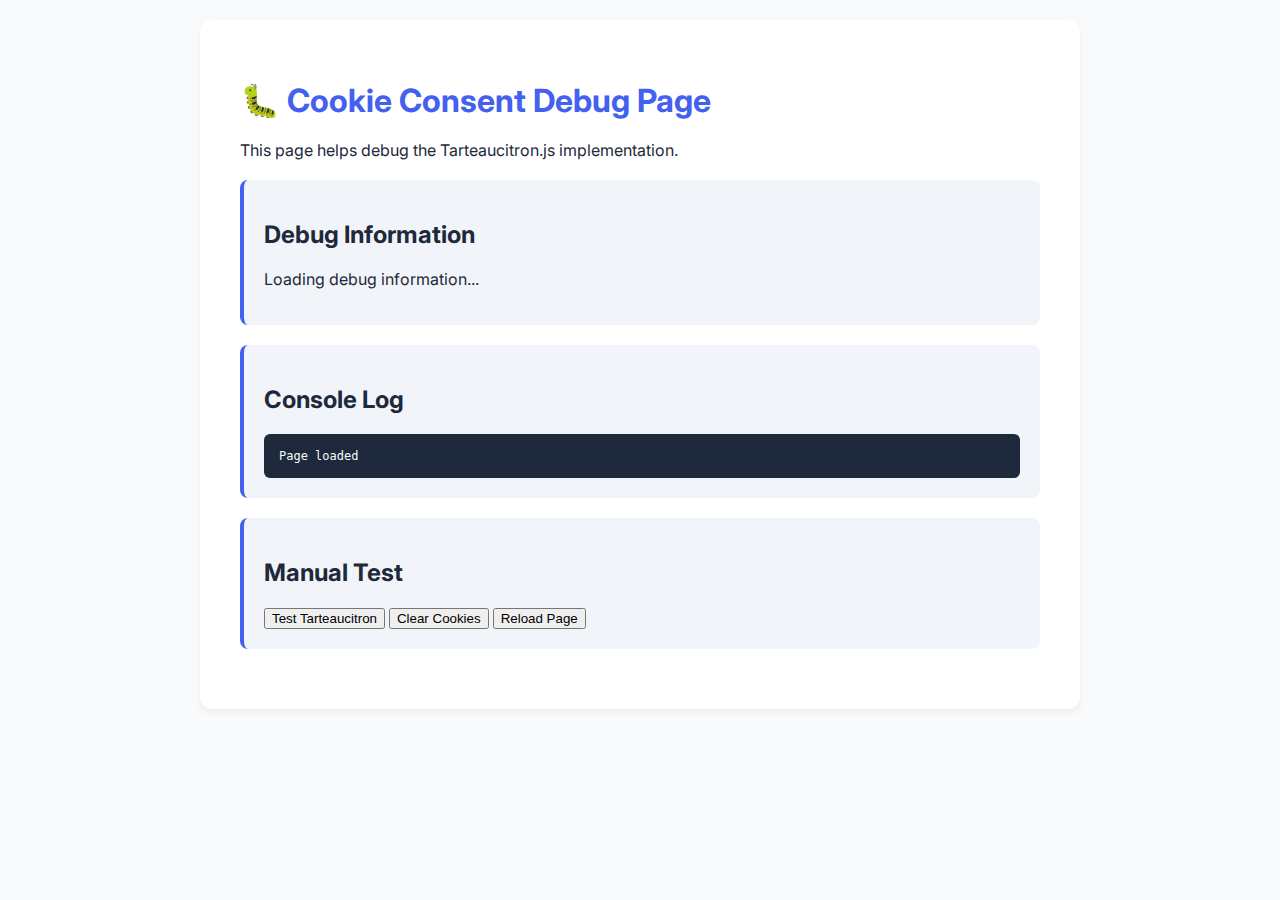
<file: public/debug-cookies.html>
<!DOCTYPE html>
<html lang="en">
<head>
    <meta charset="UTF-8">
    <meta name="viewport" content="width=device-width, initial-scale=1.0">
    <title>Debug Cookies - Averonix</title>
    <link rel="icon" type="image/png" href="averonix-favicon.png">
    <link href="https://fonts.googleapis.com/css2?family=Inter:wght@400;500;600;700;800&display=swap" rel="stylesheet">
    <!-- Tarteaucitron.js CSS -->
    <link rel="stylesheet" href="tarteaucitron.css">
    <link rel="stylesheet" href="tarteaucitron-custom.css">
    <style>
        body {
            font-family: 'Inter', sans-serif;
            margin: 0;
            padding: 20px;
            background: #f8fafc;
            color: #1e293b;
        }
        .container {
            max-width: 800px;
            margin: 0 auto;
            background: white;
            padding: 40px;
            border-radius: 12px;
            box-shadow: 0 4px 6px rgba(0,0,0,0.05);
        }
        h1 {
            color: #4361ee;
            margin-bottom: 20px;
        }
        .debug-section {
            margin: 20px 0;
            padding: 20px;
            background: #f1f5f9;
            border-radius: 8px;
            border-left: 4px solid #4361ee;
        }
        .log {
            background: #1e293b;
            color: #f8fafc;
            padding: 15px;
            border-radius: 6px;
            font-family: monospace;
            font-size: 12px;
            white-space: pre-wrap;
            max-height: 300px;
            overflow-y: auto;
        }
        .status {
            font-weight: 600;
            padding: 4px 8px;
            border-radius: 4px;
            font-size: 12px;
        }
        .status.success {
            background: #dcfce7;
            color: #166534;
        }
        .status.error {
            background: #fef2f2;
            color: #dc2626;
        }
        .status.warning {
            background: #fef3c7;
            color: #92400e;
        }
    </style>
</head>
<body>
    <div class="container">
        <h1>🐛 Cookie Consent Debug Page</h1>
        <p>This page helps debug the Tarteaucitron.js implementation.</p>
        
        <div class="debug-section">
            <h2>Debug Information</h2>
            <div id="debug-info">
                <p>Loading debug information...</p>
            </div>
        </div>
        
        <div class="debug-section">
            <h2>Console Log</h2>
            <div id="console-log" class="log">Console output will appear here...</div>
        </div>
        
        <div class="debug-section">
            <h2>Manual Test</h2>
            <button onclick="testTarteaucitron()">Test Tarteaucitron</button>
            <button onclick="clearCookies()">Clear Cookies</button>
            <button onclick="reloadPage()">Reload Page</button>
        </div>
    </div>

    <!-- Tarteaucitron.js -->
    <script src="tarteaucitron.js"></script>
    <script src="tarteaucitron-simple.js"></script>
    
    <script>
        let debugLog = [];
        
        // Override console.log to capture debug info
        const originalLog = console.log;
        console.log = function(...args) {
            debugLog.push(args.join(' '));
            originalLog.apply(console, args);
            updateConsoleLog();
        };
        
        function updateConsoleLog() {
            const logDiv = document.getElementById('console-log');
            logDiv.textContent = debugLog.join('\n');
        }
        
        function updateDebugInfo() {
            const debugDiv = document.getElementById('debug-info');
            let html = '<ul>';
            
            // Check if Tarteaucitron is loaded
            if (typeof tarteaucitron !== 'undefined') {
                html += '<li><span class="status success">✓ Tarteaucitron loaded</span></li>';
                html += '<li>Tarteaucitron version: ' + (tarteaucitron.version || 'unknown') + '</li>';
            } else {
                html += '<li><span class="status error">✗ Tarteaucitron not loaded</span></li>';
            }
            
            // Check if banner is visible
            const banner = document.getElementById('tarteaucitronAlertBig');
            const smallBanner = document.getElementById('tarteaucitronAlertSmall');
            const icon = document.getElementById('tarteaucitronIcon');
            
            if (banner && banner.style.display !== 'none') {
                html += '<li><span class="status success">✓ Main banner visible</span></li>';
            } else if (smallBanner && smallBanner.style.display !== 'none') {
                html += '<li><span class="status success">✓ Small banner visible</span></li>';
            } else if (icon && icon.style.display !== 'none') {
                html += '<li><span class="status warning">⚠ Icon visible (banner might be hidden)</span></li>';
            } else {
                html += '<li><span class="status error">✗ No banner or icon visible</span></li>';
            }
            
            // Check cookies
            const cookies = document.cookie.split(';');
            const tarteaucitronCookie = cookies.find(c => c.trim().startsWith('tarteaucitron='));
            if (tarteaucitronCookie) {
                html += '<li><span class="status success">✓ Tarteaucitron cookie found</span></li>';
                html += '<li>Cookie value: ' + tarteaucitronCookie.split('=')[1] + '</li>';
            } else {
                html += '<li><span class="status warning">⚠ No Tarteaucitron cookie found</span></li>';
            }
            
            html += '</ul>';
            debugDiv.innerHTML = html;
        }
        
        function testTarteaucitron() {
            console.log('Testing Tarteaucitron...');
            if (typeof tarteaucitron !== 'undefined') {
                console.log('Tarteaucitron is available');
                if (tarteaucitron.userInterface && tarteaucitron.userInterface.openPanel) {
                    console.log('Opening panel...');
                    tarteaucitron.userInterface.openPanel();
                } else {
                    console.log('Panel not available');
                }
            } else {
                console.log('Tarteaucitron not available');
            }
        }
        
        function clearCookies() {
            console.log('Clearing cookies...');
            document.cookie = 'tarteaucitron=; expires=Thu, 01 Jan 1970 00:00:00 UTC; path=/;';
            console.log('Cookies cleared');
        }
        
        function reloadPage() {
            console.log('Reloading page...');
            window.location.reload();
        }
        
        // Update debug info when page loads
        document.addEventListener('DOMContentLoaded', function() {
            console.log('Page loaded');
            setTimeout(function() {
                updateDebugInfo();
                console.log('Debug info updated');
            }, 1000);
        });
        
        // Update debug info every 2 seconds
        setInterval(updateDebugInfo, 2000);
    </script>
</body>
</html>
</file>
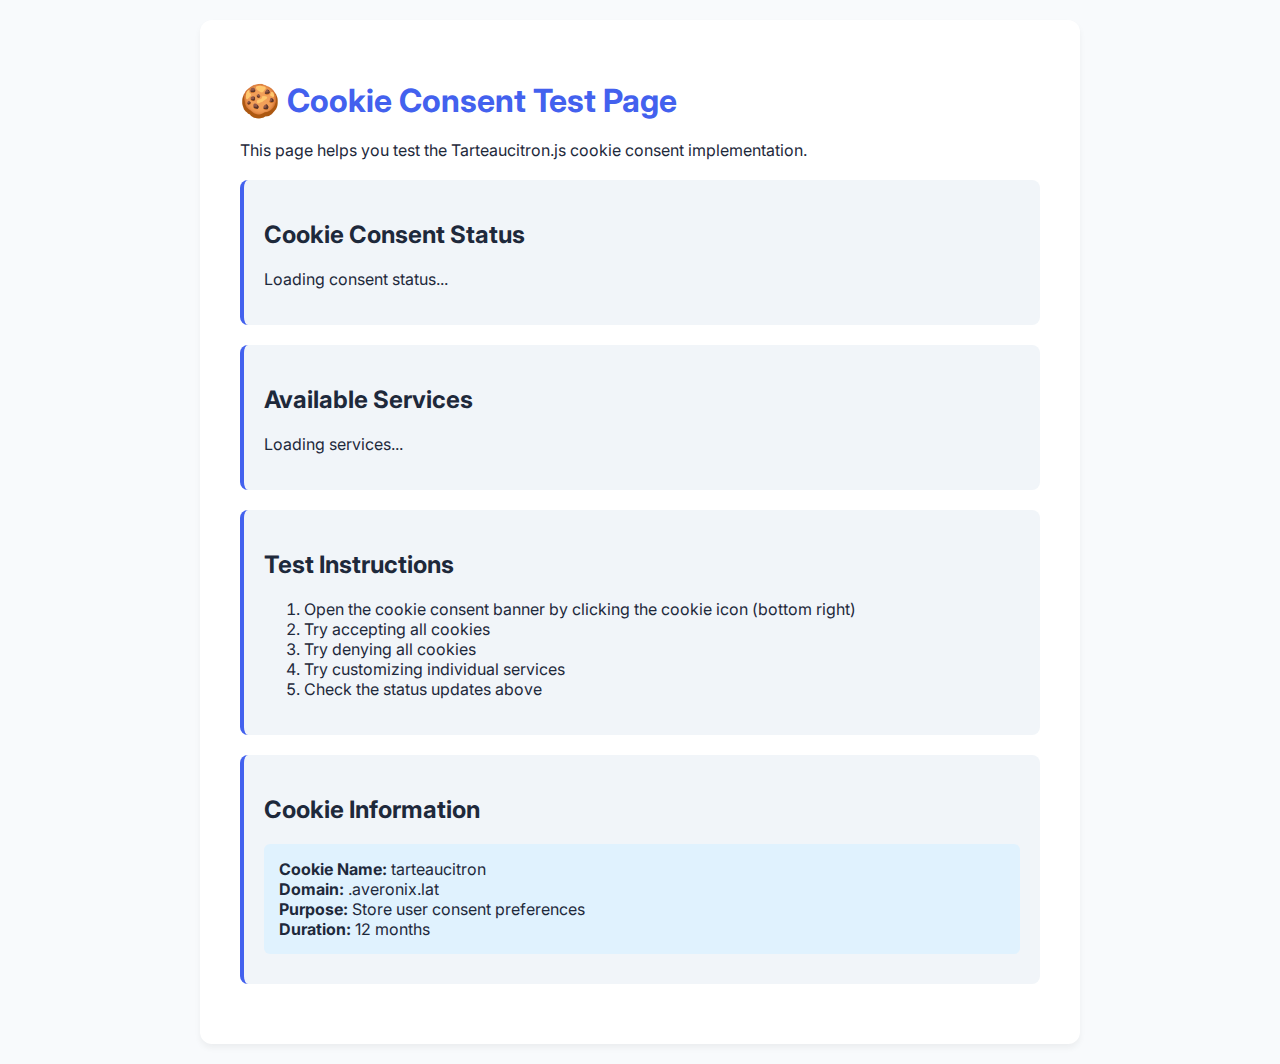
<file: public/test-cookies.html>
<!DOCTYPE html>
<html lang="en">
<head>
    <meta charset="UTF-8">
    <meta name="viewport" content="width=device-width, initial-scale=1.0">
    <title>Cookie Test - Averonix</title>
    <link rel="icon" type="image/png" href="averonix-favicon.png">
    <link href="https://fonts.googleapis.com/css2?family=Inter:wght@400;500;600;700;800&display=swap" rel="stylesheet">
    <!-- Tarteaucitron.js CSS -->
    <link rel="stylesheet" href="tarteaucitron.css">
    <link rel="stylesheet" href="tarteaucitron-custom.css">
    <style>
        body {
            font-family: 'Inter', sans-serif;
            margin: 0;
            padding: 20px;
            background: #f8fafc;
            color: #1e293b;
        }
        .container {
            max-width: 800px;
            margin: 0 auto;
            background: white;
            padding: 40px;
            border-radius: 12px;
            box-shadow: 0 4px 6px rgba(0,0,0,0.05);
        }
        h1 {
            color: #4361ee;
            margin-bottom: 20px;
        }
        .test-section {
            margin: 20px 0;
            padding: 20px;
            background: #f1f5f9;
            border-radius: 8px;
            border-left: 4px solid #4361ee;
        }
        .cookie-info {
            background: #e0f2fe;
            padding: 15px;
            border-radius: 6px;
            margin: 10px 0;
        }
        .status {
            font-weight: 600;
            padding: 4px 8px;
            border-radius: 4px;
            font-size: 12px;
        }
        .status.active {
            background: #dcfce7;
            color: #166534;
        }
        .status.inactive {
            background: #fef2f2;
            color: #dc2626;
        }
    </style>
</head>
<body>
    <div class="container">
        <h1>🍪 Cookie Consent Test Page</h1>
        <p>This page helps you test the Tarteaucitron.js cookie consent implementation.</p>
        
        <div class="test-section">
            <h2>Cookie Consent Status</h2>
            <div id="consent-status">
                <p>Loading consent status...</p>
            </div>
        </div>
        
        <div class="test-section">
            <h2>Available Services</h2>
            <div id="services-list">
                <p>Loading services...</p>
            </div>
        </div>
        
        <div class="test-section">
            <h2>Test Instructions</h2>
            <ol>
                <li>Open the cookie consent banner by clicking the cookie icon (bottom right)</li>
                <li>Try accepting all cookies</li>
                <li>Try denying all cookies</li>
                <li>Try customizing individual services</li>
                <li>Check the status updates above</li>
            </ol>
        </div>
        
        <div class="test-section">
            <h2>Cookie Information</h2>
            <div class="cookie-info">
                <strong>Cookie Name:</strong> tarteaucitron<br>
                <strong>Domain:</strong> .averonix.lat<br>
                <strong>Purpose:</strong> Store user consent preferences<br>
                <strong>Duration:</strong> 12 months
            </div>
        </div>
    </div>

    <!-- Tarteaucitron.js -->
    <script src="tarteaucitron.js"></script>
    <script src="tarteaucitron-simple.js"></script>
    
    <script>
        // Test script to show consent status
        function updateConsentStatus() {
            const statusDiv = document.getElementById('consent-status');
            const servicesDiv = document.getElementById('services-list');
            
            if (typeof tarteaucitron !== 'undefined') {
                // Check if user has made a choice
                const hasConsent = tarteaucitron.hasConsent();
                const status = hasConsent ? 'active' : 'inactive';
                const statusText = hasConsent ? 'Consent Given' : 'No Consent';
                
                statusDiv.innerHTML = `
                    <p>Overall Status: <span class="status ${status}">${statusText}</span></p>
                `;
                
                // List available services
                const services = [
                    { name: 'Google Analytics', key: 'analytics' },
                    { name: 'Google Tag Manager', key: 'gtag' },
                    { name: 'Google Fonts', key: 'googlefonts' },
                    { name: 'Paddle', key: 'paddle' }
                ];
                
                let servicesHtml = '<ul>';
                services.forEach(service => {
                    const isAllowed = tarteaucitron.user[service.key] !== false;
                    const serviceStatus = isAllowed ? 'active' : 'inactive';
                    const serviceStatusText = isAllowed ? 'Allowed' : 'Denied';
                    servicesHtml += `
                        <li>
                            ${service.name}: <span class="status ${serviceStatus}">${serviceStatusText}</span>
                        </li>
                    `;
                });
                servicesHtml += '</ul>';
                
                servicesDiv.innerHTML = servicesHtml;
            } else {
                statusDiv.innerHTML = '<p>Error: Tarteaucitron not loaded</p>';
                servicesDiv.innerHTML = '<p>Error: Tarteaucitron not loaded</p>';
            }
        }
        
        // Update status when page loads
        document.addEventListener('DOMContentLoaded', function() {
            setTimeout(updateConsentStatus, 1000);
        });
        
        // Update status when consent changes
        if (typeof tarteaucitron !== 'undefined') {
            tarteaucitron.userInterface = tarteaucitron.userInterface || {};
            const originalOpenPanel = tarteaucitron.userInterface.openPanel;
            tarteaucitron.userInterface.openPanel = function() {
                if (originalOpenPanel) originalOpenPanel.call(this);
                setTimeout(updateConsentStatus, 500);
            };
        }
    </script>
</body>
</html>
</file>
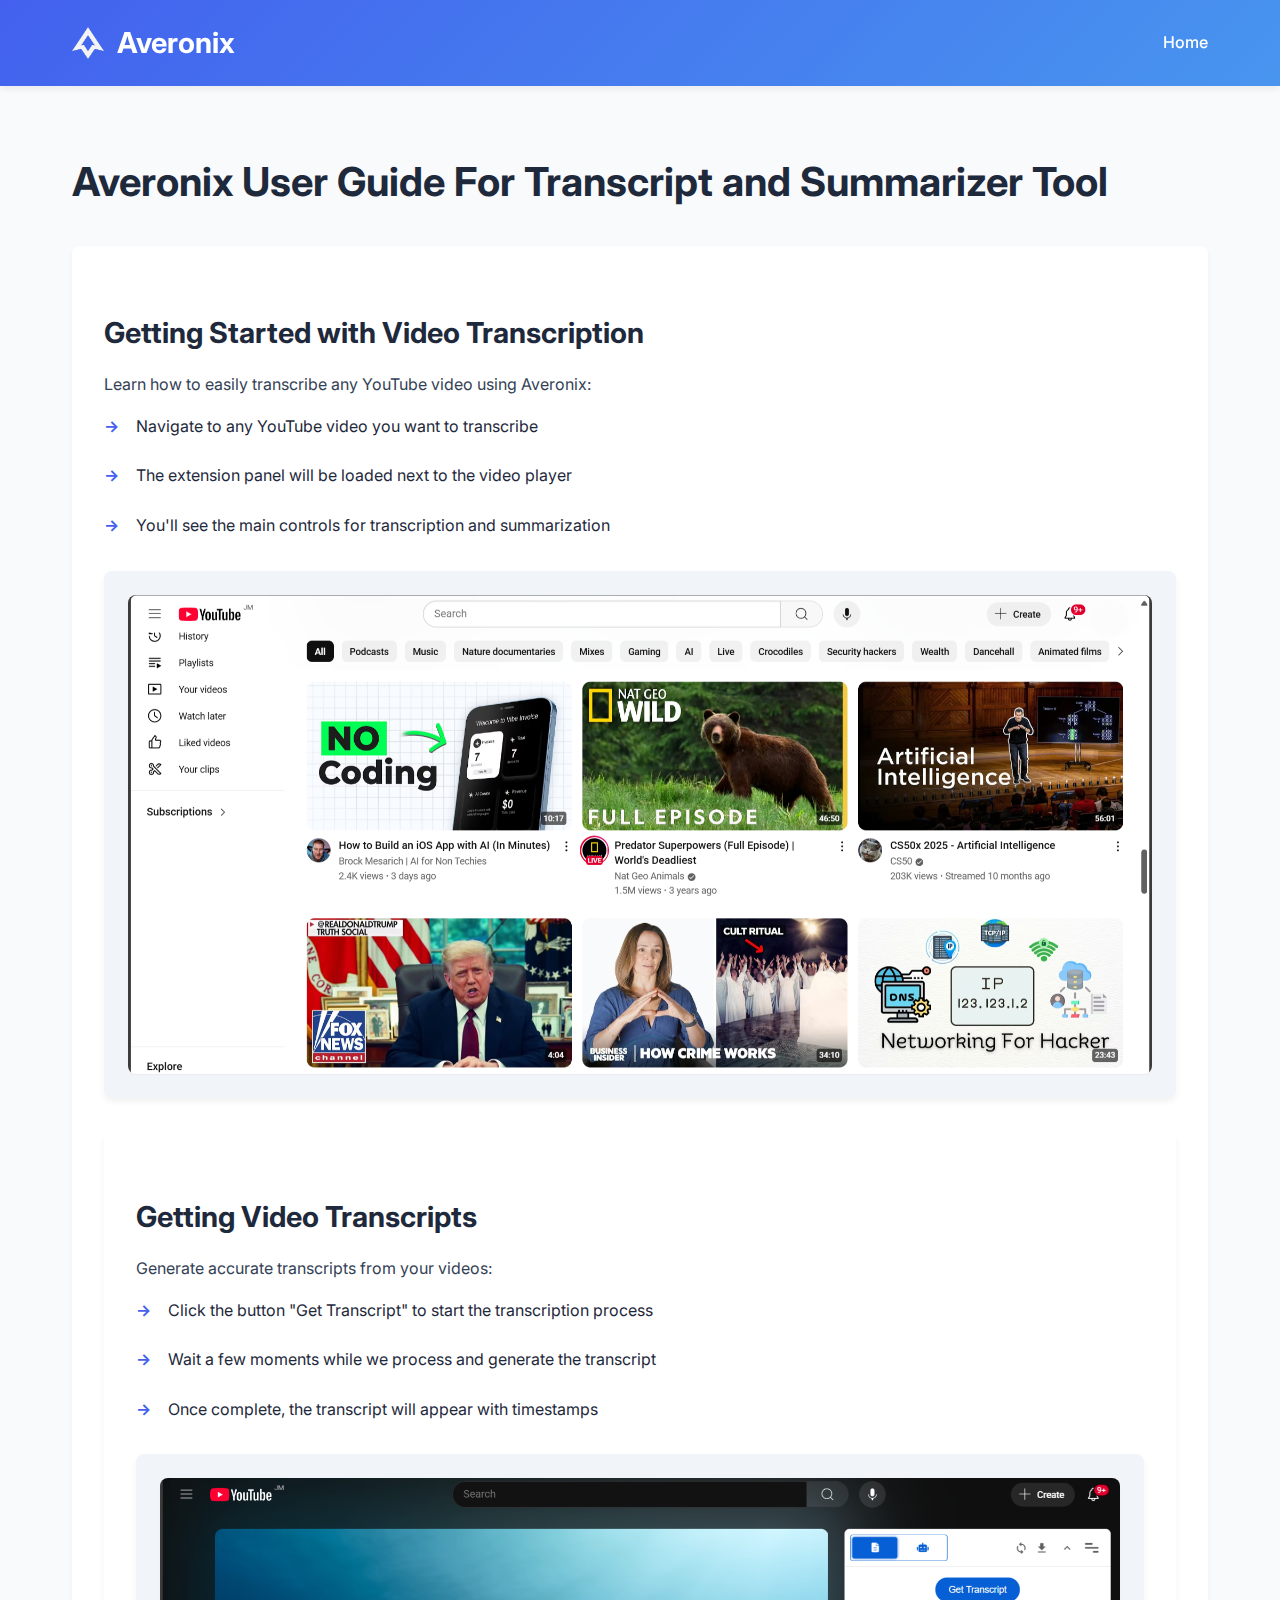
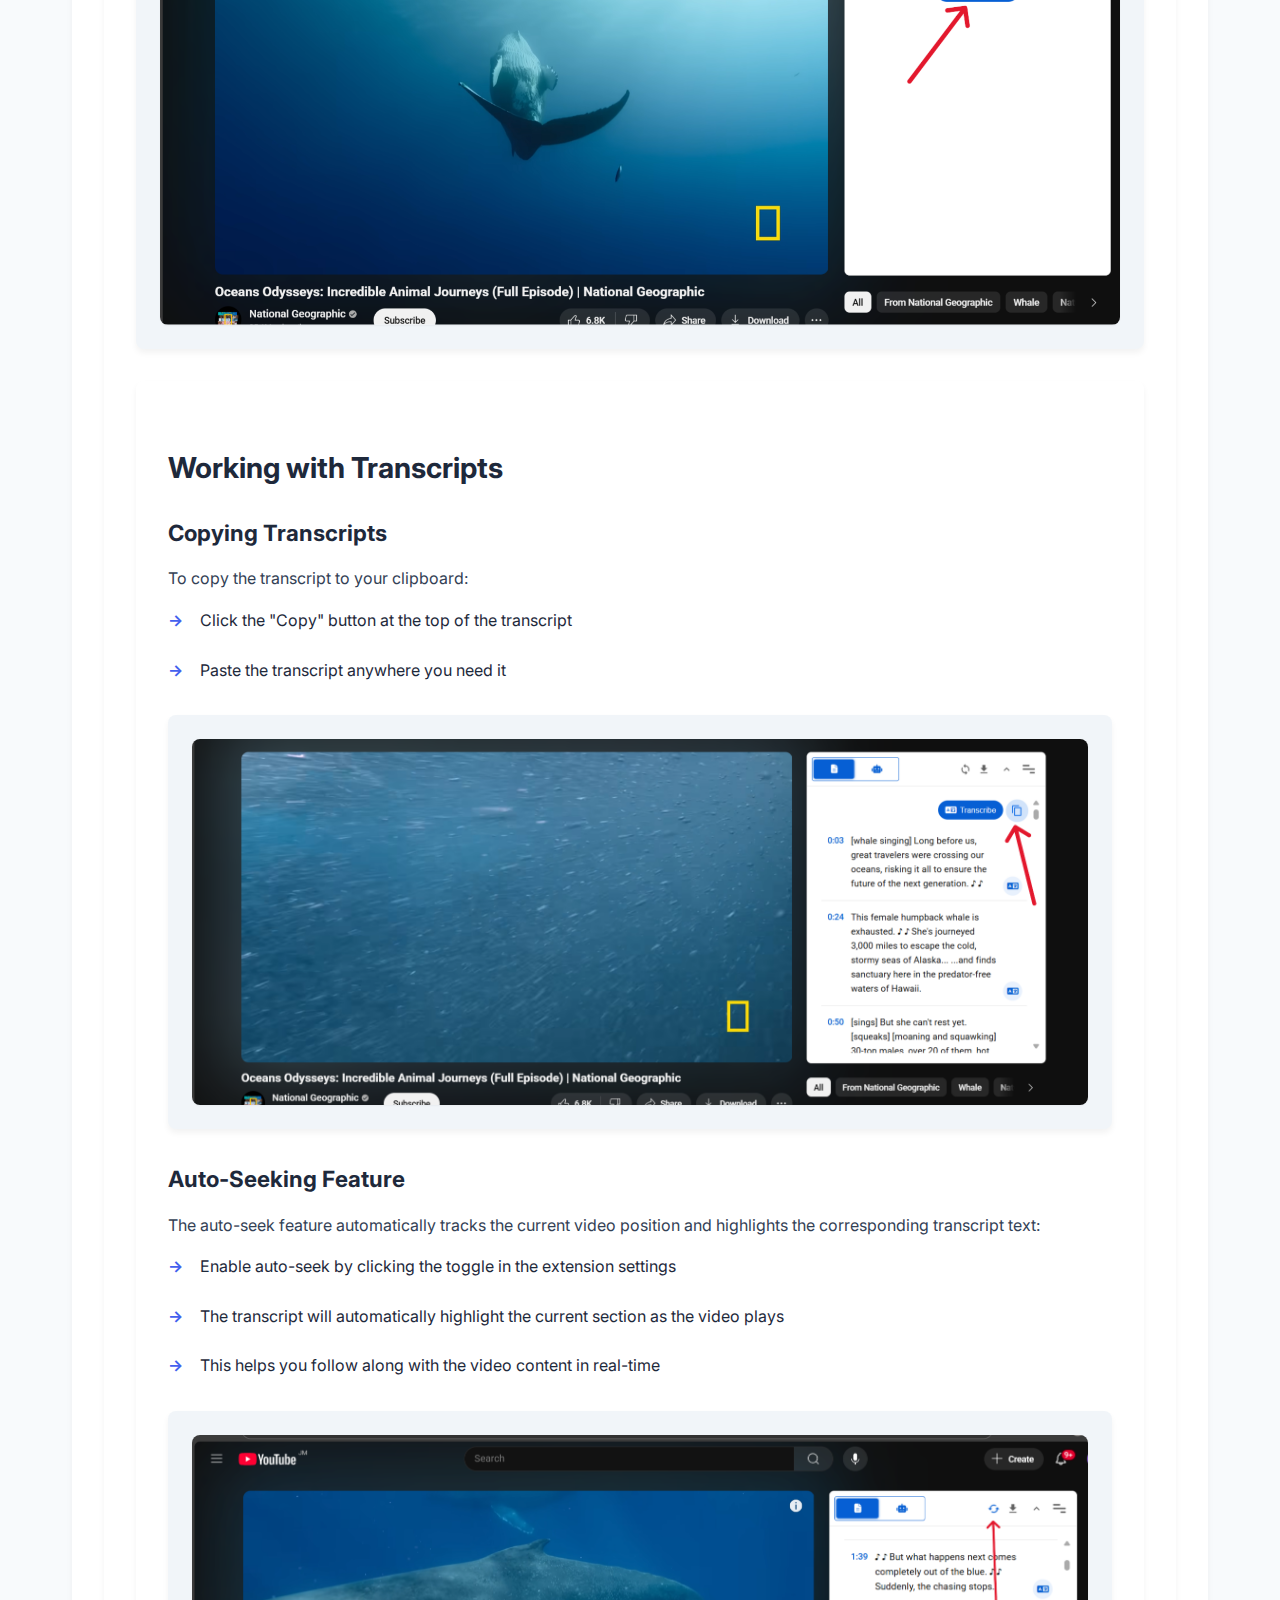
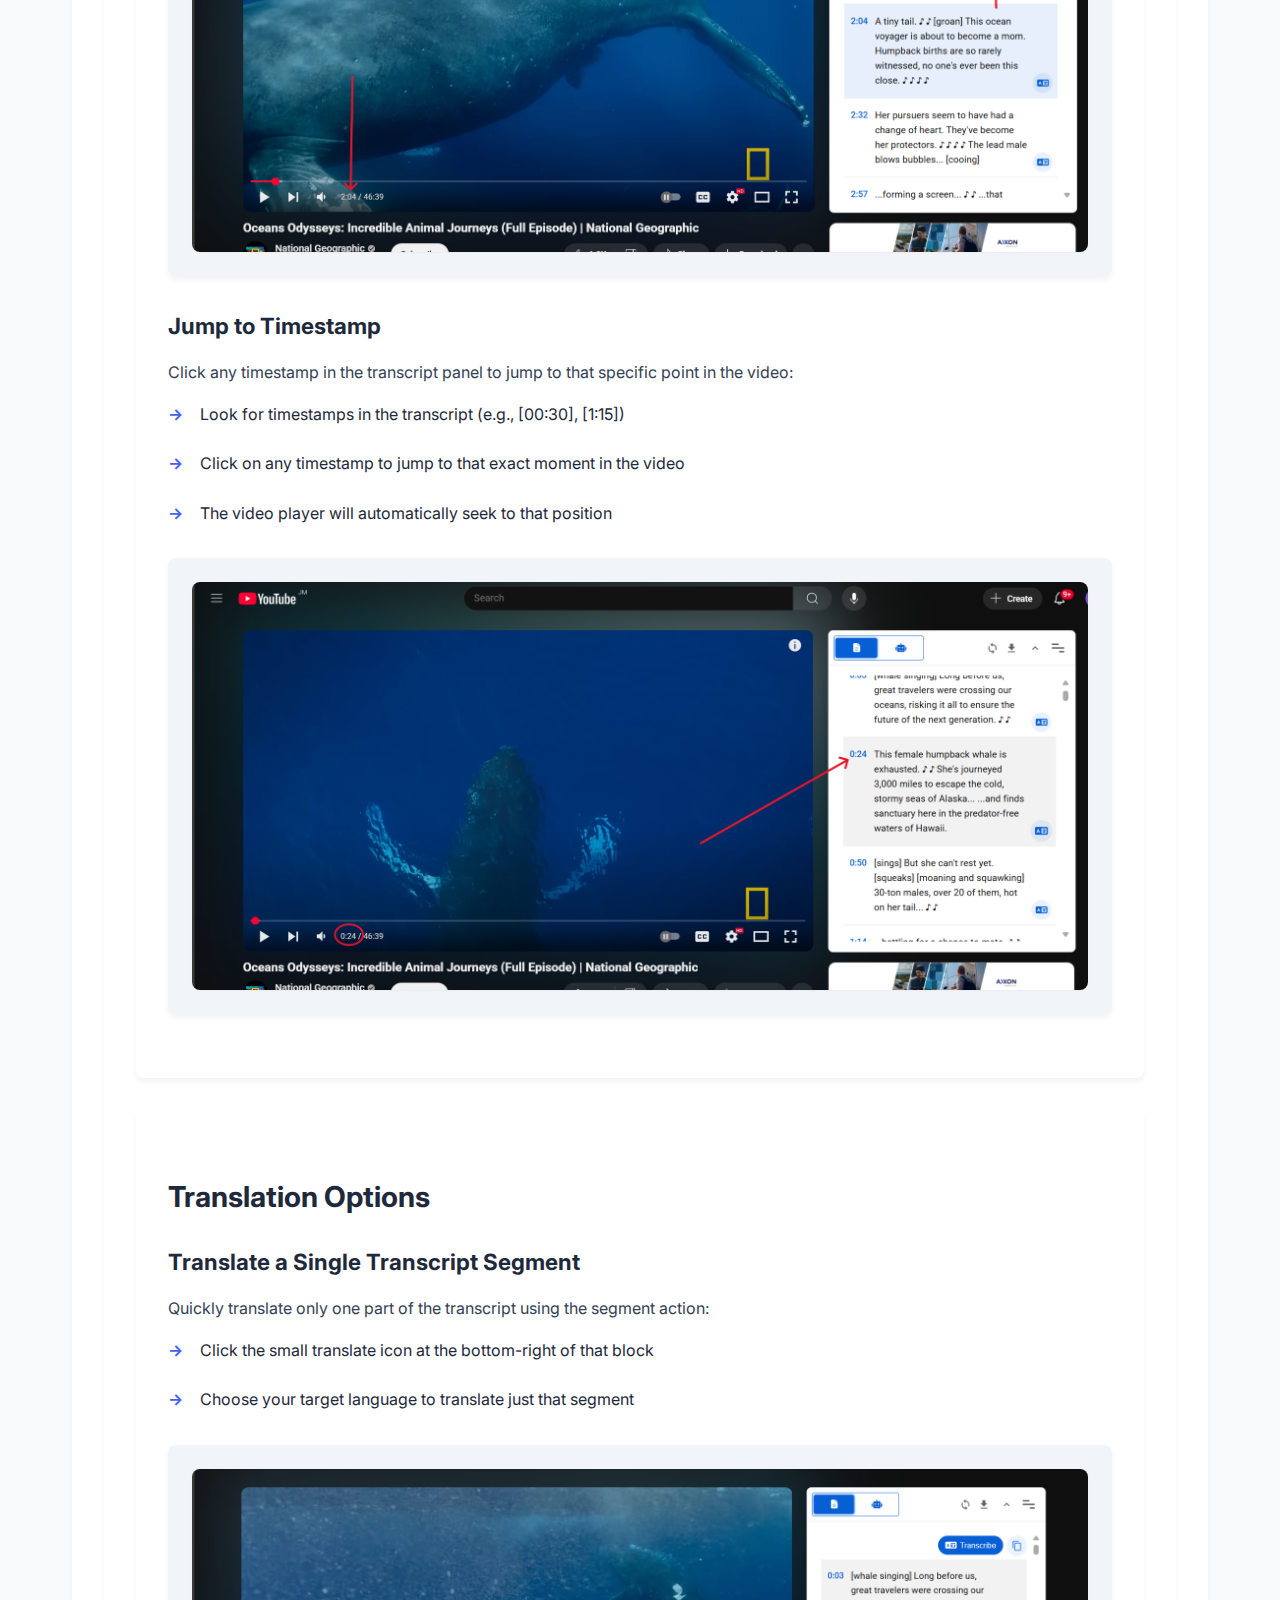
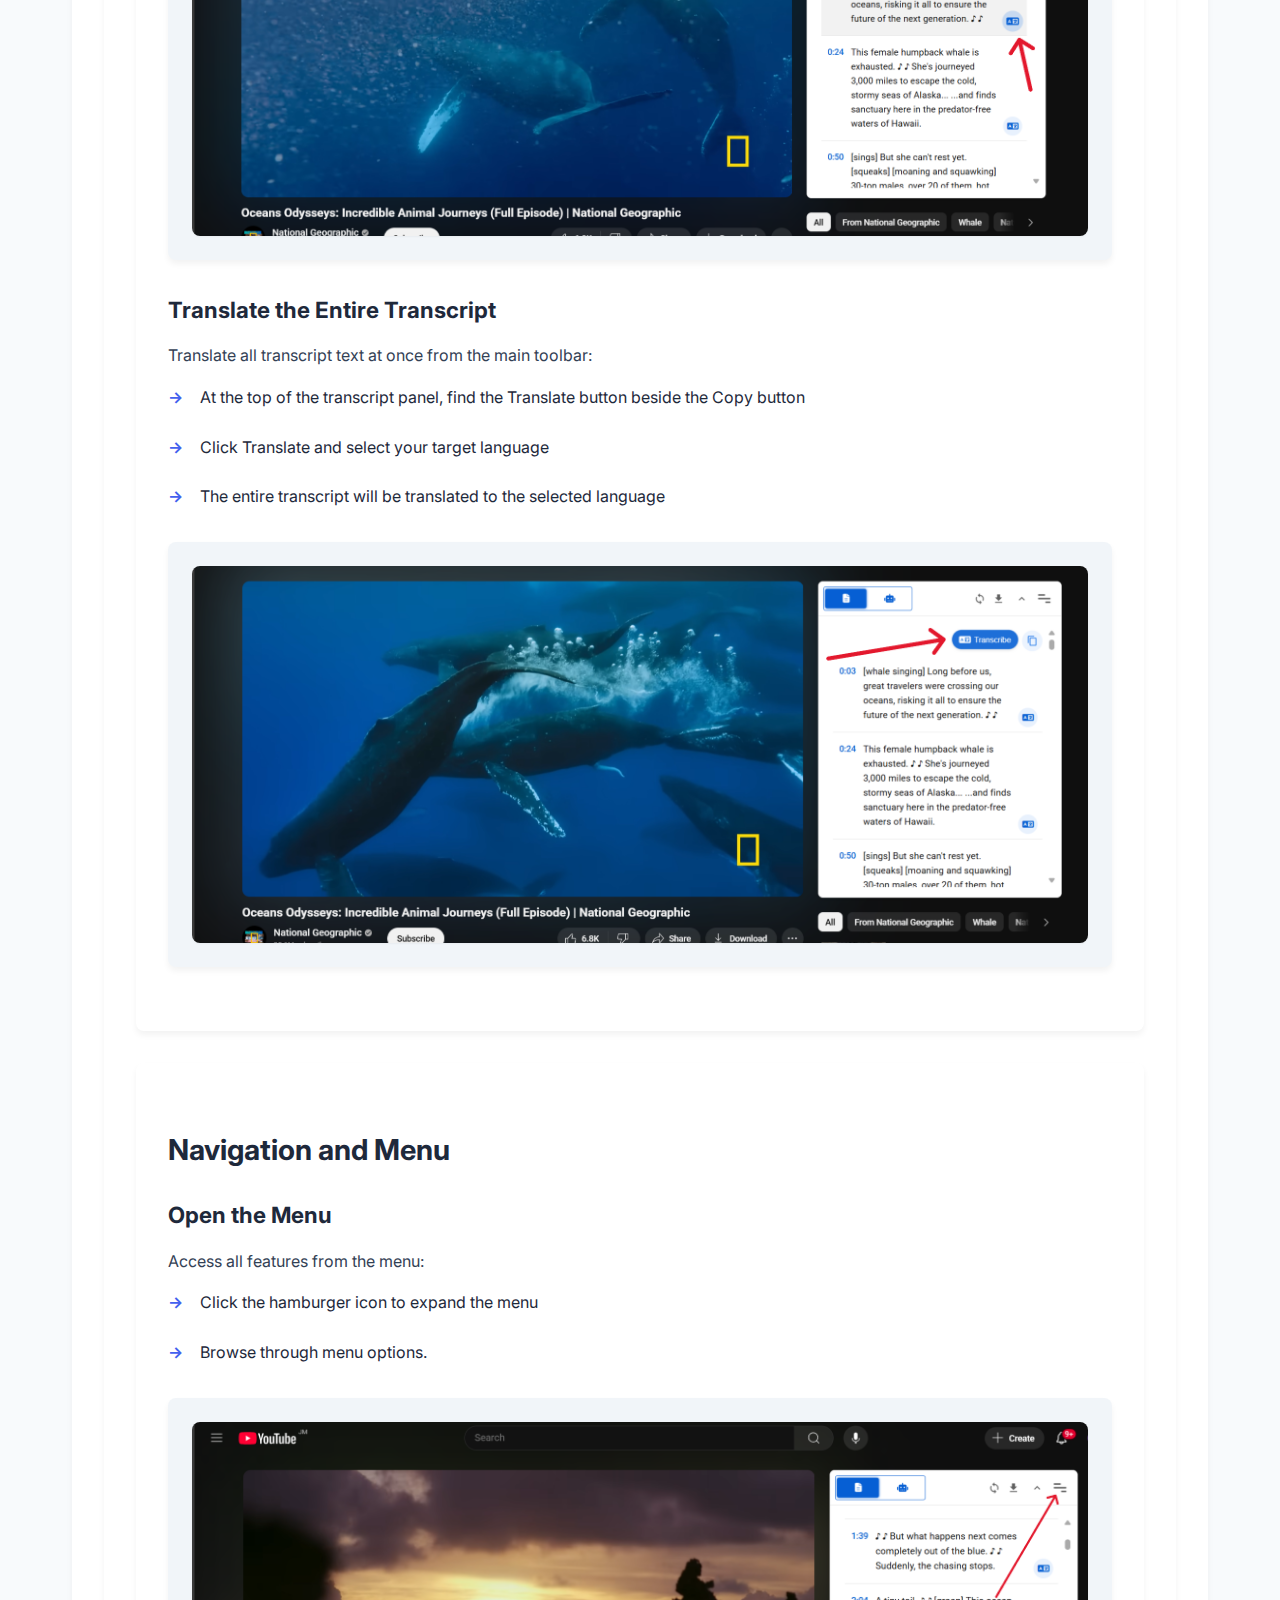
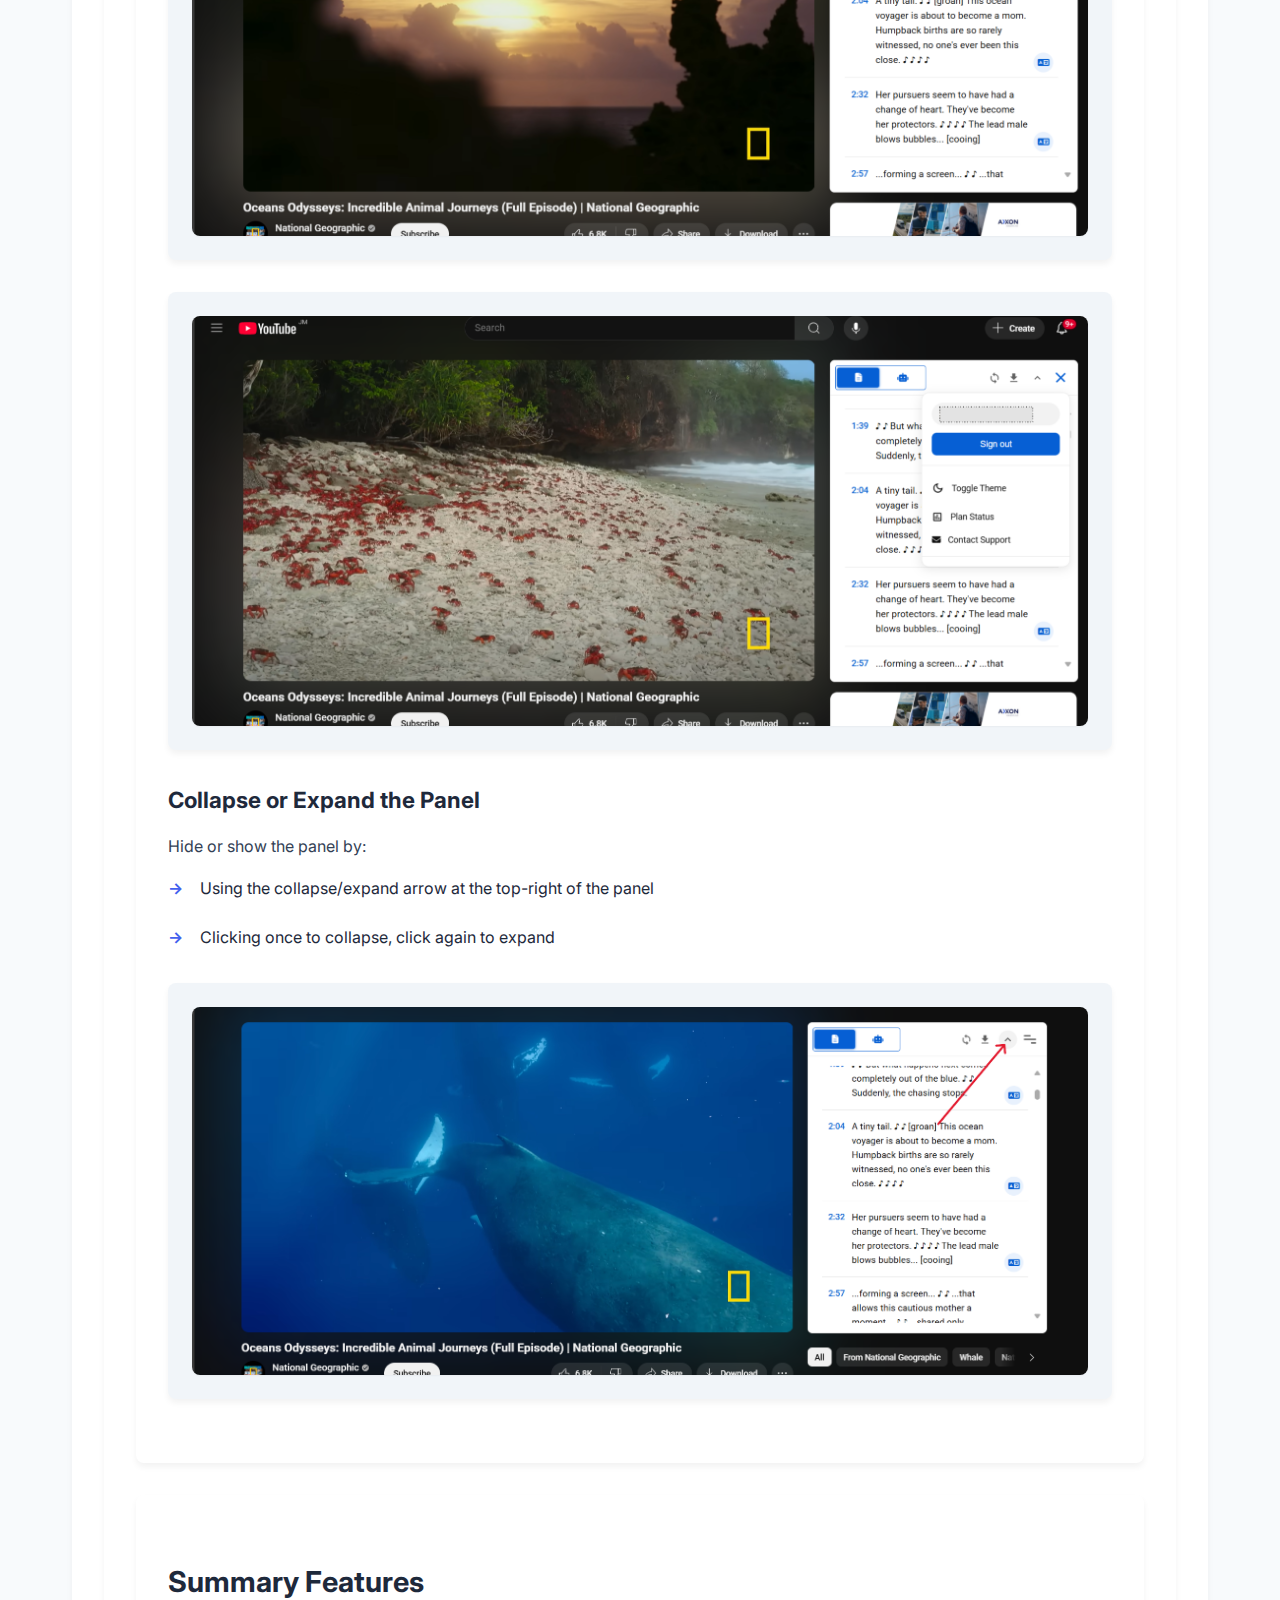
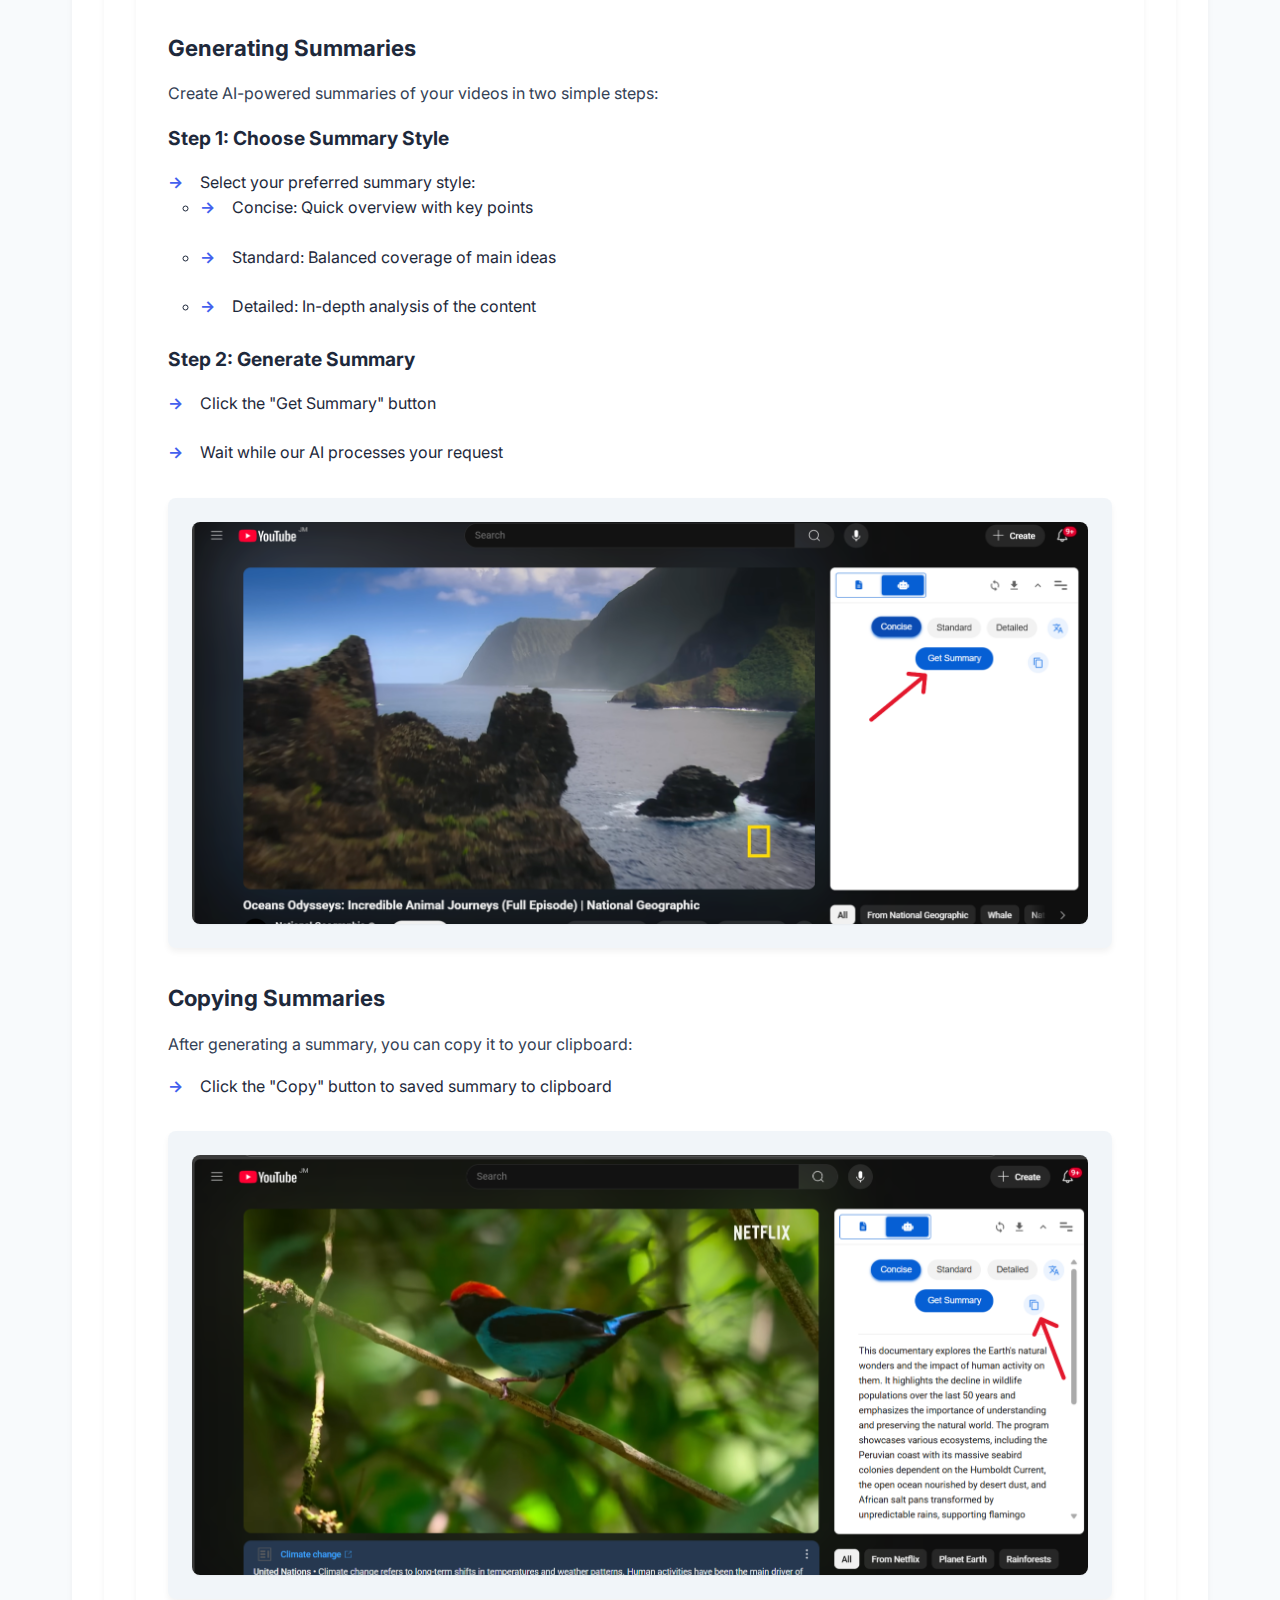
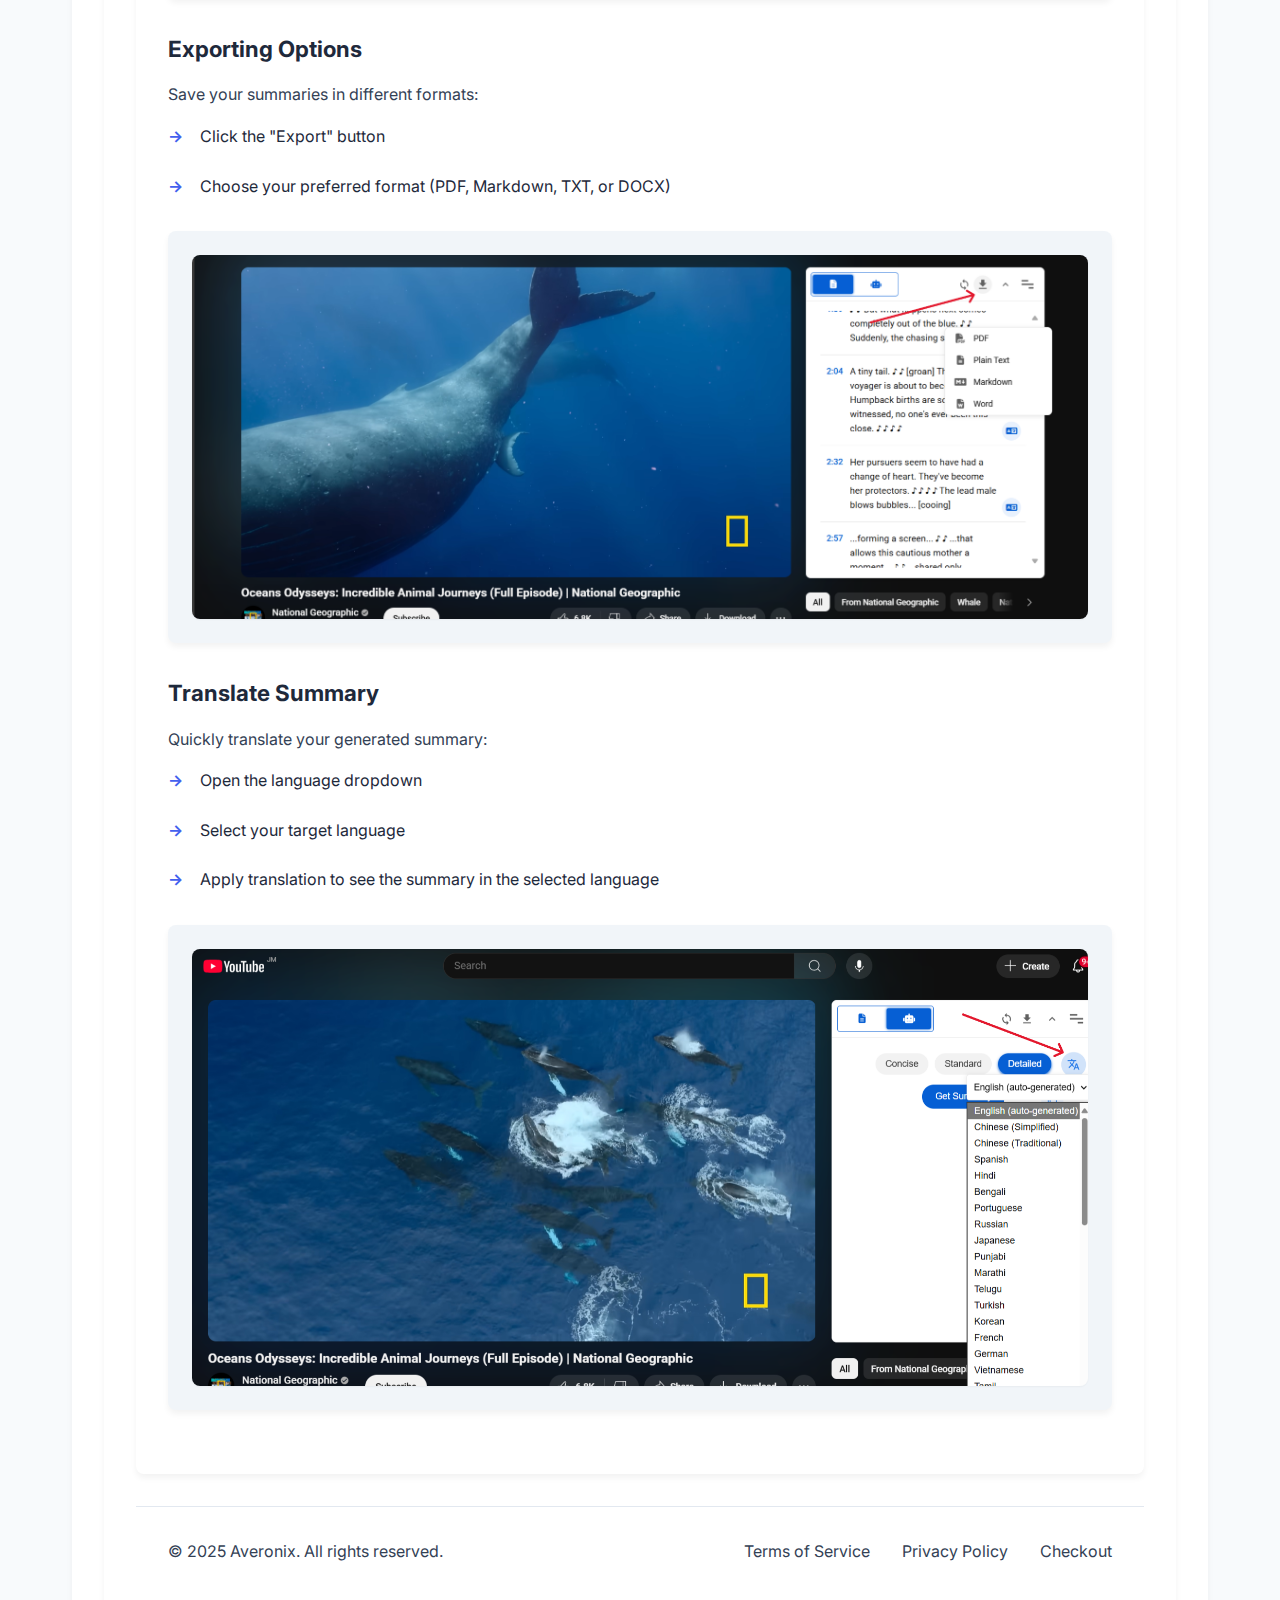
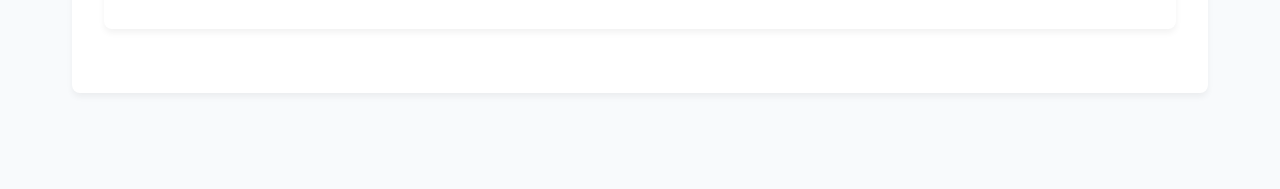
<file: averonix.lat-main/public/user-guide.html>
<!DOCTYPE html>
<html lang="en">
<head>
    <meta charset="UTF-8">
    <meta name="viewport" content="width=device-width, initial-scale=1.0">
    <title>User Guide - Averonix</title>
    <link rel="icon" type="image/png" sizes="32x32" href="/averonix-favicon.png">
    <link rel="icon" type="image/png" sizes="16x16" href="/averonix-favicon.png">
    <link rel="apple-touch-icon" href="/averonix-favicon.png">
    <link rel="shortcut icon" href="/favicon.ico">
    <link href="https://fonts.googleapis.com/css2?family=Inter:wght@400;500;600;700;800&display=swap" rel="stylesheet">
    <style>
        :root {
            --primary: #4361ee;
            --secondary: #4895ef;
            --light: #f8fafc;
            --dark: #1e293b;
            --gray-100: #f1f5f9;
            --gray-200: #e2e8f0;
            --gray-700: #334155;
            --shadow-sm: 0 1px 2px rgba(0,0,0,0.04);
            --shadow-md: 0 4px 6px rgba(0,0,0,0.05);
            --border-radius: 8px;
        }

        * {
            margin: 0;
            padding: 0;
            box-sizing: border-box;
            font-family: 'Inter', sans-serif;
        }

        body {
            background-color: var(--light);
            color: var(--dark);
            line-height: 1.6;
        }

        header {
            background: linear-gradient(135deg, var(--primary) 0%, var(--secondary) 100%);
            color: white;
            padding: 1.25rem 0;
            position: sticky;
            top: 0;
            z-index: 100;
            box-shadow: var(--shadow-md);
        }

        .nav-container {
            display: flex;
            justify-content: space-between;
            align-items: center;
            max-width: 1200px;
            margin: 0 auto;
            padding: 0 2rem;
        }

        .logo {
            font-size: 1.8rem;
            font-weight: 700;
            display: flex;
            align-items: center;
            text-decoration: none;
            color: white;
        }

        .logo img {
            width: 32px;
            height: 32px;
            margin-right: 0.8rem;
        }

        .content {
            max-width: 1200px;
            margin: 0 auto;
            padding: 4rem 2rem;
        }

        .guide-section {
            background: white;
            border-radius: var(--border-radius);
            padding: 2rem;
            margin-bottom: 2rem;
            box-shadow: var(--shadow-md);
        }

        h1 {
            font-size: 2.5rem;
            margin-bottom: 2rem;
            color: var(--dark);
        }

        h2 {
            font-size: 1.8rem;
            margin: 2rem 0 1rem;
            color: var(--dark);
        }

        h3 {
            font-size: 1.4rem;
            margin: 1.5rem 0 1rem;
            color: var(--dark);
        }

        h4 {
            font-size: 1.2rem;
            margin: 1rem 0;
            color: var(--dark);
        }

        p {
            color: var(--gray-700);
            margin-bottom: 1rem;
        }

        .step-list {
            list-style: none;
            padding: 0;
        }

        .step-list li {
            margin-bottom: 1.5rem;
            padding-left: 2rem;
            position: relative;
        }

        .step-list li::before {
            content: '→';
            position: absolute;
            left: 0;
            color: var(--primary);
            font-weight: bold;
        }

        .tip {
            background: var(--gray-100);
            padding: 1rem;
            border-left: 4px solid var(--primary);
            margin: 1rem 0;
            border-radius: 0 var(--border-radius) var(--border-radius) 0;
        }

        .image-container {
            margin: 2rem 0;
            border-radius: var(--border-radius);
            overflow: hidden;
            box-shadow: var(--shadow-md);
            background: var(--gray-100);
            padding: 1.5rem;
            max-width: 1200px;
            margin-left: auto;
            margin-right: auto;
        }

        .image-container img {
            width: 100%;
            height: auto;
            display: block;
            border-radius: var(--border-radius);
            box-shadow: var(--shadow-sm);
            max-width: 100%;
            object-fit: contain;
        }

        @media (max-width: 768px) {
            .content {
                padding: 2rem 1rem;
            }
        }

        footer {
            background: white;
            padding: 2rem 0;
            border-top: 1px solid var(--gray-200);
        }

        .footer-content {
            max-width: 1200px;
            margin: 0 auto;
            padding: 0 2rem;
            display: flex;
            justify-content: space-between;
            align-items: center;
        }

        .footer-links {
            display: flex;
            gap: 2rem;
        }

        .footer-links a {
            color: var(--gray-700);
            text-decoration: none;
            transition: color 0.2s ease;
        }

        .footer-links a:hover {
            color: var(--primary);
        }

        .copyright {
            color: var(--gray-700);
        }

        @media (max-width: 640px) {
            .footer-content {
                flex-direction: column;
                gap: 1rem;
                text-align: center;
            }
            .footer-links {
                flex-direction: column;
                gap: 1rem;
            }
        }
    </style>
</head>
<body>
    <header>
        <div class="nav-container">
            <a href="/" class="logo">
                <img src="averonix-favicon.png" alt="Averonix Logo">
                Averonix
            </a>
            <nav>
                <ul style="display: flex; list-style: none; gap: 2rem;">
                    <li><a href="/" style="color: white; text-decoration: none; font-weight: 500;">Home</a></li>
                </ul>
            </nav>
        </div>
    </header>

    <div class="content">
        <h1>Averonix User Guide For Transcript and Summarizer Tool</h1>
        
        <div class="guide-section">
            <h2>Getting Started with Video Transcription</h2>
            <p>Learn how to easily transcribe any YouTube video using Averonix:</p>
            <ol class="step-list">
                <li>Navigate to any YouTube video you want to transcribe</li>
                <li>The extension panel will be loaded next to the video player</li>
                <li>You'll see the main controls for transcription and summarization</li>
            </ol>
            <div class="image-container">
                <img src="user-guide-image/Select%20video%20from%20youtube%20home%20page.PNG" alt="Select video from YouTube home page">
            </div>

        <div class="guide-section">
            <h2>Getting Video Transcripts</h2>
            <p>Generate accurate transcripts from your videos:</p>
            <ol class="step-list">
                <li>Click the button "Get Transcript" to start the transcription process</li>
                <li>Wait a few moments while we process and generate the transcript</li>
                <li>Once complete, the transcript will appear with timestamps</li>
            </ol>
            <div class="image-container">
                <img src="user-guide-image/GET%20TRANSCRIPT.png" alt="Get Transcript button and area">
            </div>

        <div class="guide-section">
            <h2>Working with Transcripts</h2>
            <h3>Copying Transcripts</h3>
            <p>To copy the transcript to your clipboard:</p>
            <ol class="step-list">
                <li>Click the "Copy" button at the top of the transcript</li>
                <li>Paste the transcript anywhere you need it</li>
            </ol>
            <div class="image-container">
                <img src="user-guide-image/COPY-TRANSCRIPT.png" alt="Copy transcript options">
            </div>

            <h3>Auto-Seeking Feature</h3>
            <p>The auto-seek feature automatically tracks the current video position and highlights the corresponding transcript text:</p>
            <ol class="step-list">
                <li>Enable auto-seek by clicking the toggle in the extension settings</li>
                <li>The transcript will automatically highlight the current section as the video plays</li>
                <li>This helps you follow along with the video content in real-time</li>
            </ol>
            <div class="image-container">
                <img src="user-guide-image/auto-seek.png" alt="Auto-seek feature toggle">
            </div>

            <h3>Jump to Timestamp</h3>
            <p>Click any timestamp in the transcript panel to jump to that specific point in the video:</p>
            <ol class="step-list">
                <li>Look for timestamps in the transcript (e.g., [00:30], [1:15])</li>
                <li>Click on any timestamp to jump to that exact moment in the video</li>
                <li>The video player will automatically seek to that position</li>
            </ol>
            <div class="image-container">
                <img src="user-guide-image/JUMP-TOCURRENT-TIMESTAMP.png" alt="Clicking timestamp to jump to video position">
            </div>
        </div>

        <div class="guide-section">
            <h2>Translation Options</h2>
            <h3>Translate a Single Transcript Segment</h3>
            <p>Quickly translate only one part of the transcript using the segment action:</p>
            <ol class="step-list">
                <li>Click the small translate icon at the bottom-right of that block</li>
                <li>Choose your target language to translate just that segment</li>
            </ol>
            <div class="image-container">
                <img src="user-guide-image/TRANLATE-SEGMENT-INTRANSCRIPT.png" alt="Translate a single transcript segment using the bottom-right icon">
            </div>

            <h3>Translate the Entire Transcript</h3>
            <p>Translate all transcript text at once from the main toolbar:</p>
            <ol class="step-list">
                <li>At the top of the transcript panel, find the Translate button beside the Copy button</li>
                <li>Click Translate and select your target language</li>
                <li>The entire transcript will be translated to the selected language</li>
            </ol>
            <div class="image-container">
                <img src="user-guide-image/TRANSCRIBE-ENTIRE%20TRANSCRIPT.png" alt="Translate the entire transcript using the top Translate button next to Copy">
            </div>
        </div>

        <div class="guide-section">
            <h2>Navigation and Menu</h2>
            <h3>Open the Menu</h3>
            <p>Access all features from the menu:</p>
            <ol class="step-list">
                <li>Click the hamburger icon to expand the menu</li>
                <li>Browse through menu options.</li>
            </ol>
            <div class="image-container">
                <img src="user-guide-image/Expand-menu.png" alt="Expand menu button">
            </div>
            <div class="image-container">
                <img src="user-guide-image/Menu-expanded.png" alt="Menu expanded with options">
            </div>
            <h3>Collapse or Expand the Panel</h3>
            <p>Hide or show the panel by:</p>
            <ol class="step-list">
                <li>Using the collapse/expand arrow at the top-right of the panel</li>
                <li>Clicking once to collapse, click again to expand</li>
            </ol>
            <div class="image-container">
                <img src="user-guide-image/collaspe%20panel.png" alt="Collapse or expand the transcript panel">
            </div>
        </div>

        <div class="guide-section">
            <h2>Summary Features</h2>
            <h3>Generating Summaries</h3>
            <p>Create AI-powered summaries of your videos in two simple steps:</p>
            
            <h4>Step 1: Choose Summary Style</h4>
            <ol class="step-list">
                <li>Select your preferred summary style:
                    <ul>
                        <li>Concise: Quick overview with key points</li>
                        <li>Standard: Balanced coverage of main ideas</li>
                        <li>Detailed: In-depth analysis of the content</li>
                    </ul>
                </li>
            </ol>

            <h4>Step 2: Generate Summary</h4>
            <ol class="step-list">
                <li>Click the "Get Summary" button</li>
                <li>Wait while our AI processes your request</li>
            </ol>

            <div class="image-container">
                <img src="user-guide-image/Get%20summary.png" alt="Summary generation interface showing style selection and generate button">
            </div>

            <h3>Copying Summaries</h3>
            <p>After generating a summary, you can copy it to your clipboard:</p>
            <ol class="step-list">
                <li>Click the "Copy" button to saved summary to clipboard</li>
                
            <div class="image-container">
                <img src="user-guide-image/copy-summary.png" alt="Copy summary options">
            </div>

            <h3>Exporting Options</h3>
            <p>Save your summaries in different formats:</p>
            <ol class="step-list">
                <li>Click the "Export" button</li>
                <li>Choose your preferred format (PDF, Markdown, TXT, or DOCX)</li>
            </ol>
            <div class="image-container">
                <img src="user-guide-image/export%20options%20(2).png" alt="Export options interface">
            </div>
            <h3>Translate Summary</h3>
            <p>Quickly translate your generated summary:</p>
            <ol class="step-list">
                <li>Open the language dropdown</li>
                <li>Select your target language</li>
                <li>Apply translation to see the summary in the selected language</li>
            </ol>
            <div class="image-container">
                <img src="user-guide-image/Drop%20down-languages.png" alt="Language dropdown for translations">
            </div>
        </div>

    <footer>
        <div class="footer-content">
            <div class="copyright">
                &copy; 2025 Averonix. All rights reserved.
            </div>
            <div class="footer-links">
                <a href="terms-of-service.html">Terms of Service</a>
                <a href="privacy-policy.html">Privacy Policy</a>
                <a href="checkout.html">Checkout</a>
            </div>
        </div>
    </footer>
</body>
</html>
</file>
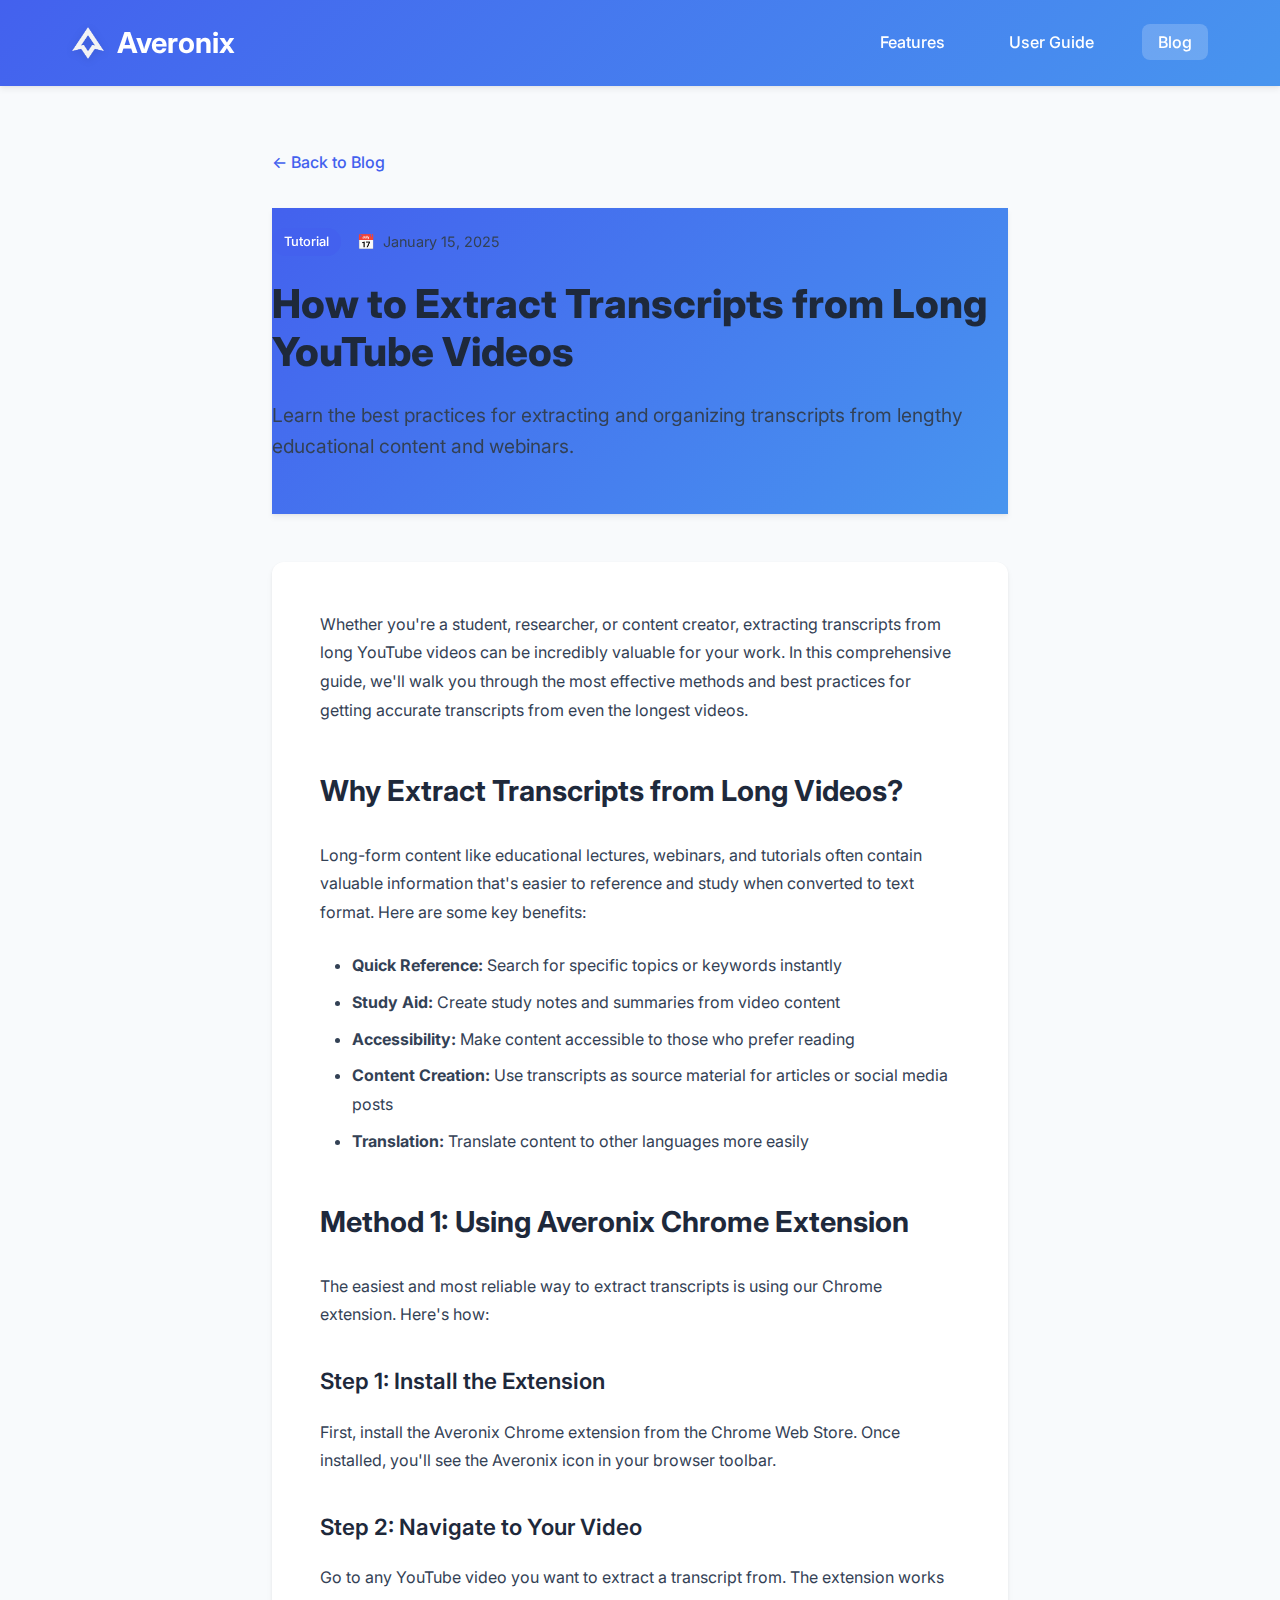
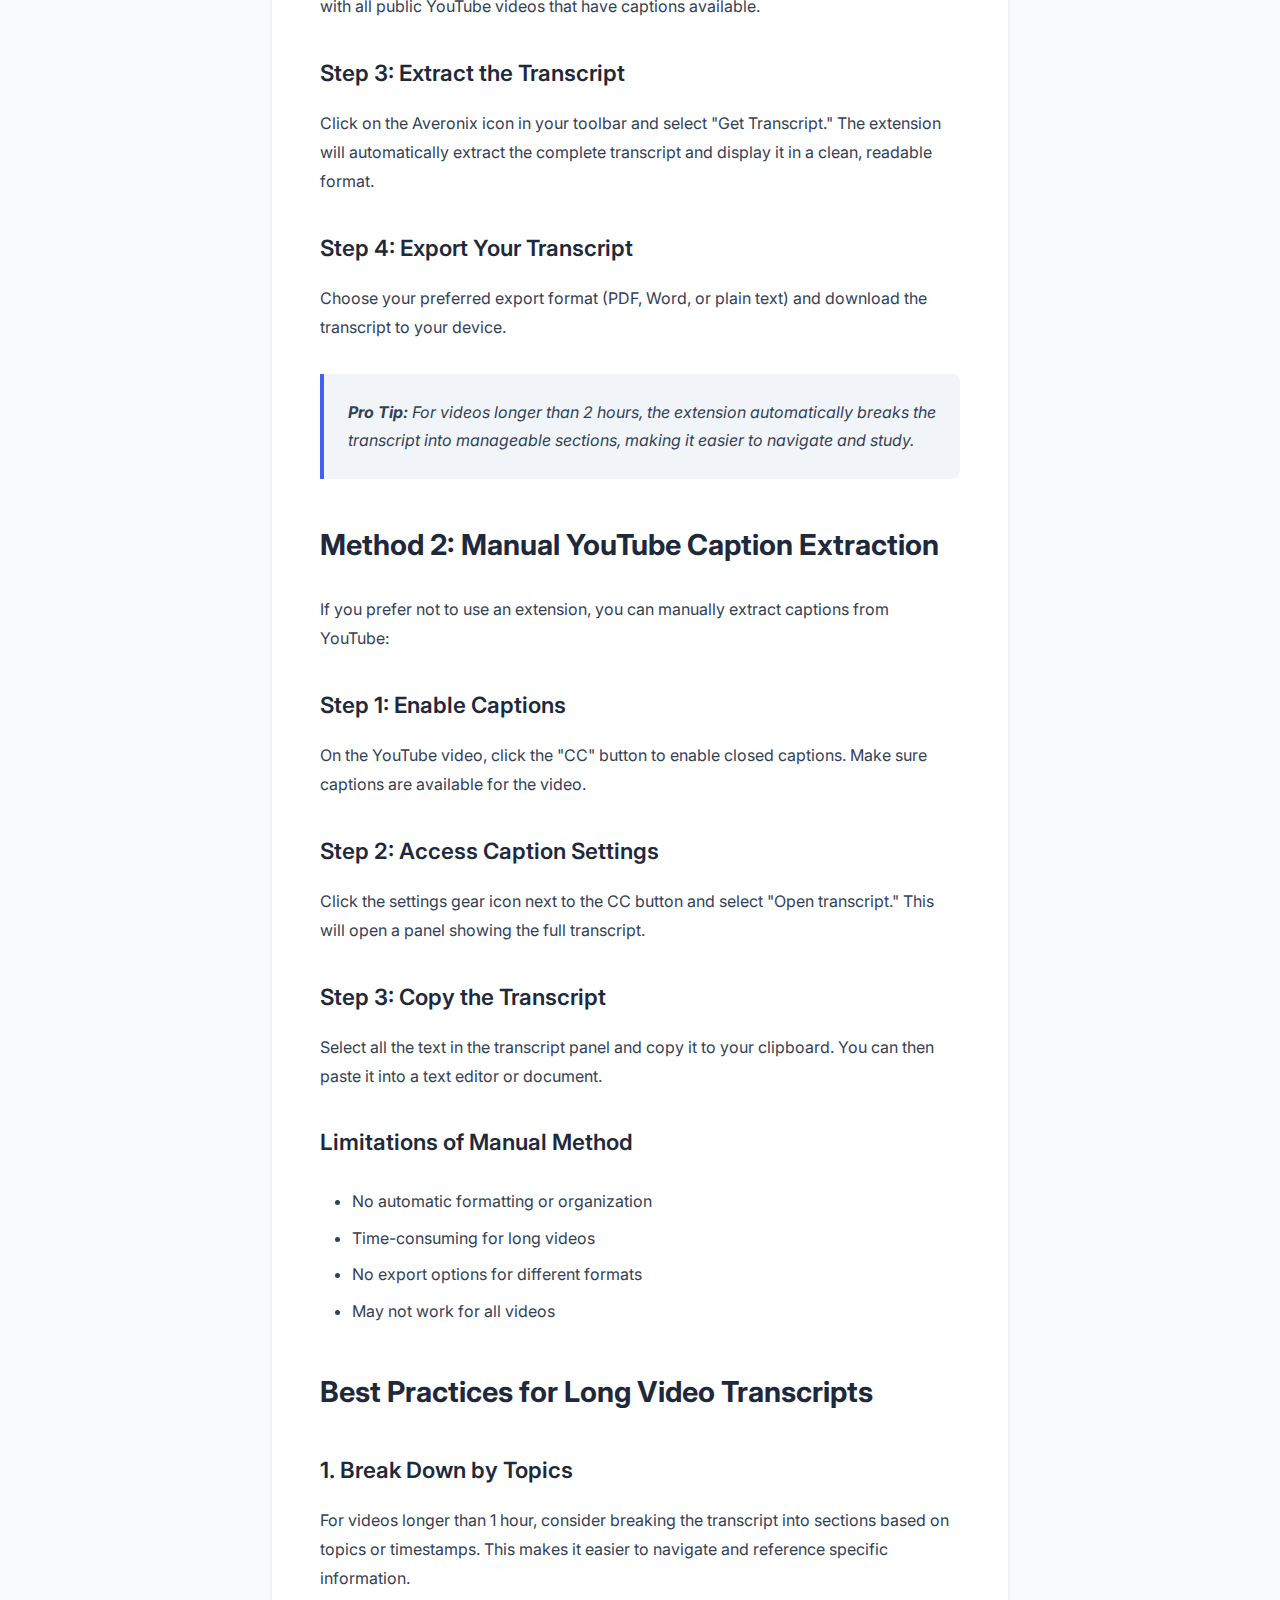
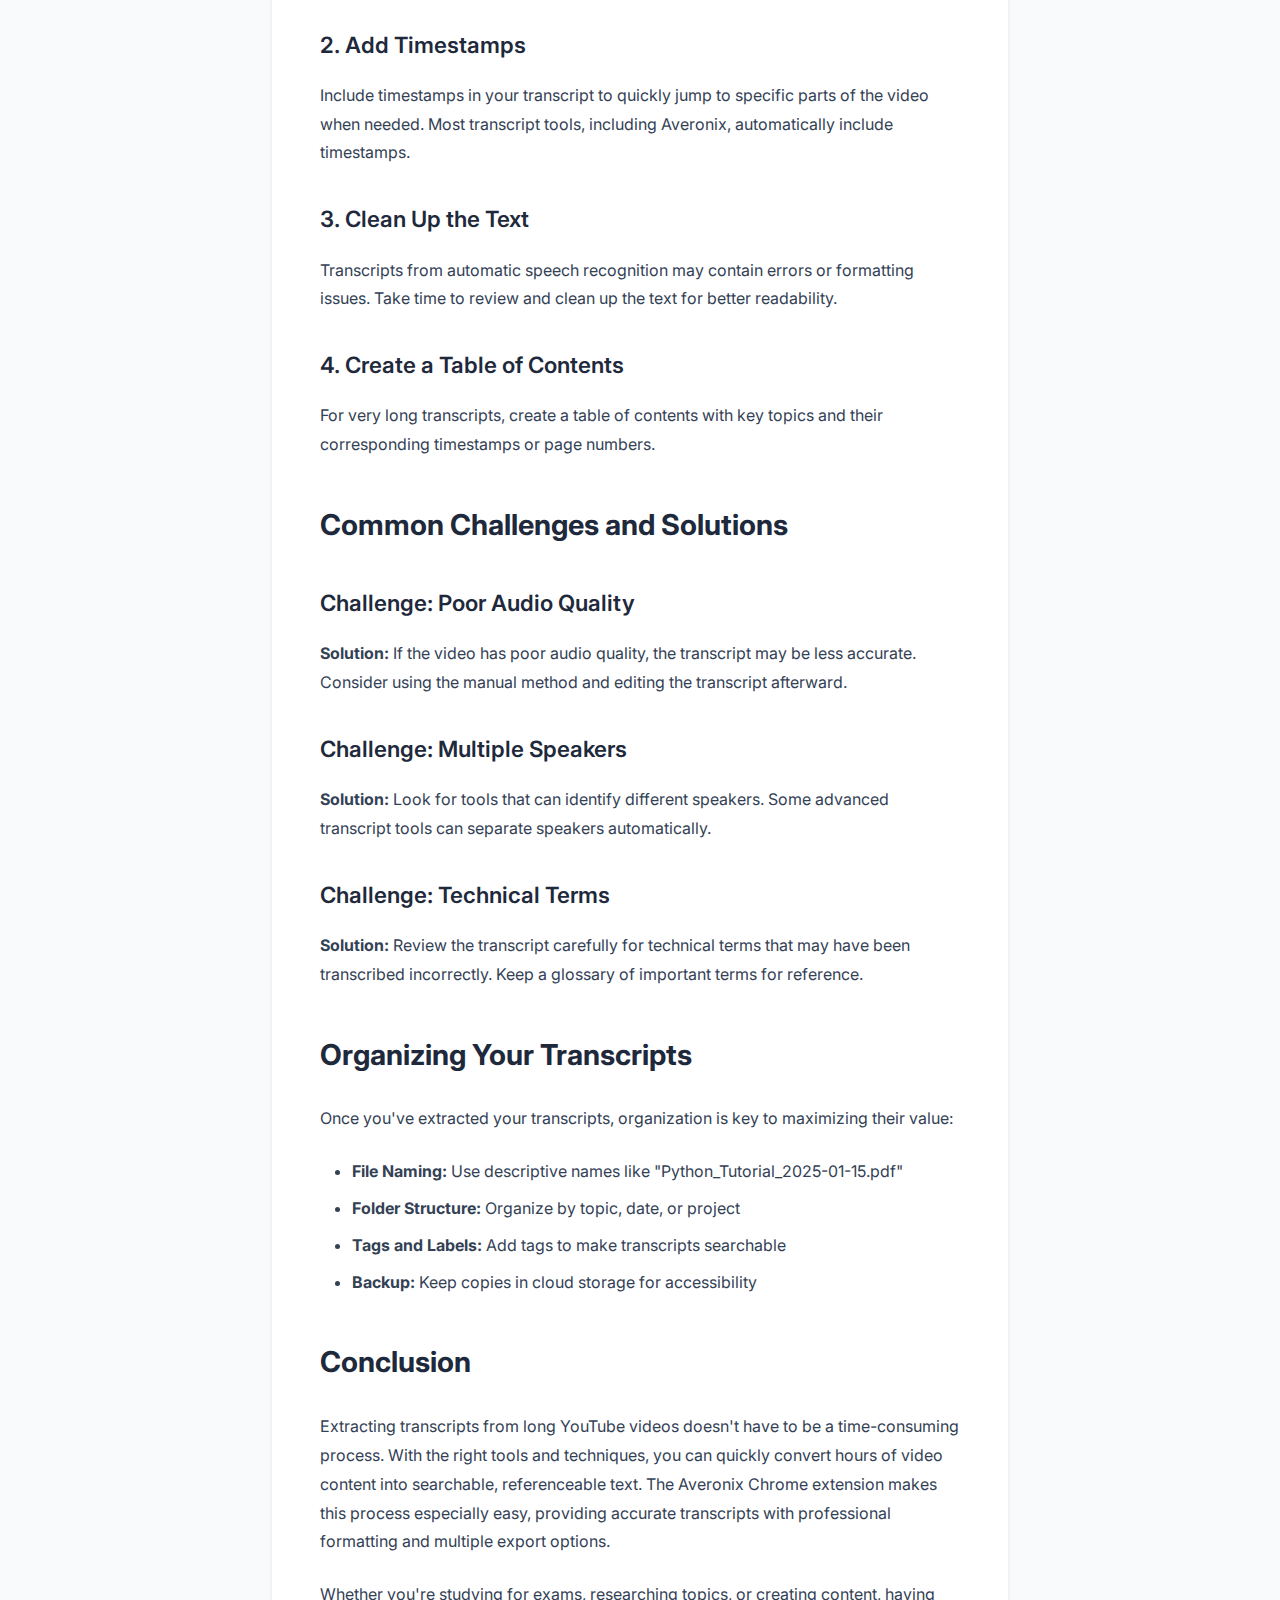
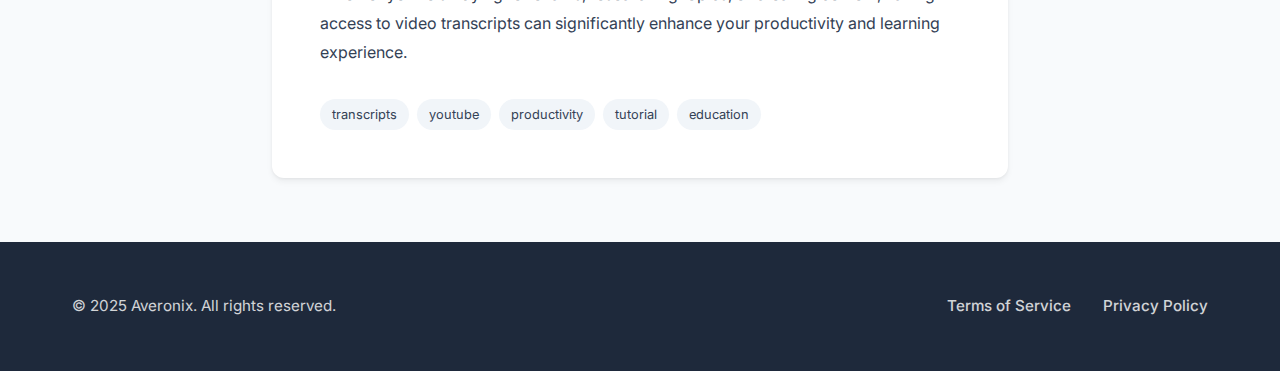
<file: public/blog/how-to-extract-transcripts.html>
<!DOCTYPE html>
<html lang="en">
<head>
    <link rel="icon" type="image/png" href="../averonix-favicon.png">
    <meta charset="UTF-8">
    <meta name="viewport" content="width=device-width, initial-scale=1.0">
    <title>How to Extract Transcripts from Long YouTube Videos - Averonix Blog</title>
    <link rel="icon" type="image/png" sizes="32x32" href="/averonix-favicon.png">
    <link rel="icon" type="image/png" sizes="16x16" href="/averonix-favicon.png">
    <link rel="apple-touch-icon" href="/averonix-favicon.png">
    <link rel="shortcut icon" href="/favicon.ico">
    <link href="https://fonts.googleapis.com/css2?family=Inter:wght@400;500;600;700;800&display=swap" rel="stylesheet">
    
    <!-- Start cookieyes banner --> <script id="cookieyes" type="text/javascript" src="https://cdn-cookieyes.com/client_data/3de31229bb88dce2b1a9e5ae/script.js"></script> <!-- End cookieyes banner -->
    
    <style>
        :root {
            --primary: #4361ee;
            --primary-dark: #3046c9;
            --secondary: #4895ef;
            --light: #f8fafc;
            --dark: #1e293b;
            --accent: #4cc9f0;
            --gray-100: #f1f5f9;
            --gray-200: #e2e8f0;
            --gray-300: #cbd5e1;
            --gray-700: #334155;
            --gradient-blue: linear-gradient(135deg, #4361ee 0%, #4895ef 100%);
            --shadow-sm: 0 1px 2px rgba(0,0,0,0.04);
            --shadow-md: 0 4px 6px rgba(0,0,0,0.05), 0 1px 3px rgba(0,0,0,0.05);
            --shadow-lg: 0 10px 15px -3px rgba(0,0,0,0.1), 0 4px 6px -2px rgba(0,0,0,0.05);
            --shadow-elevation: 0 20px 25px -5px rgba(0,0,0,0.1), 0 10px 10px -5px rgba(0,0,0,0.04);
            --border-radius: 8px;
            --transition: all 0.2s ease;
        }
        
        * {
            margin: 0;
            padding: 0;
            box-sizing: border-box;
            font-family: 'Inter', -apple-system, BlinkMacSystemFont, sans-serif;
        }
        
        body {
            background-color: var(--light);
            color: var(--dark);
            line-height: 1.6;
        }
        
        header {
            background: var(--gradient-blue);
            color: white;
            padding: 1.25rem 0;
            position: sticky;
            top: 0;
            z-index: 100;
            box-shadow: var(--shadow-md);
        }
        
        .nav-container {
            display: flex;
            justify-content: space-between;
            align-items: center;
            max-width: 1200px;
            margin: 0 auto;
            padding: 0 2rem;
        }
        
        .logo {
            font-size: 1.8rem;
            font-weight: 700;
            display: flex;
            align-items: center;
            text-decoration: none;
            color: white;
            transition: var(--transition);
        }
        
        .logo:hover {
            opacity: 0.9;
        }
        
        .logo img {
            width: 32px;
            height: 32px;
            margin-right: 0.8rem;
            filter: drop-shadow(0 2px 4px rgba(0,0,0,0.1));
        }
        
        nav ul {
            display: flex;
            list-style: none;
            gap: 2rem;
        }
        
        nav ul li a {
            color: white;
            text-decoration: none;
            font-weight: 500;
            padding: 0.5rem 1rem;
            border-radius: var(--border-radius);
            transition: var(--transition);
        }
        
        nav ul li a:hover {
            background: rgba(255,255,255,0.15);
            transform: translateY(-1px);
        }
        
        nav ul li a.active {
            background: rgba(255,255,255,0.2);
        }
        
        .article-container {
            max-width: 800px;
            margin: 0 auto;
            padding: 4rem 2rem;
        }
        
        .article-header {
            margin-bottom: 3rem;
        }
        
        .article-meta {
            display: flex;
            align-items: center;
            gap: 1rem;
            margin-bottom: 1.5rem;
            font-size: 0.9rem;
            color: var(--gray-700);
        }
        
        .article-category {
            background: var(--primary);
            color: white;
            padding: 0.25rem 0.75rem;
            border-radius: 20px;
            font-size: 0.8rem;
            font-weight: 500;
        }
        
        .article-date {
            display: flex;
            align-items: center;
            gap: 0.5rem;
        }
        
        .article-title {
            font-size: 2.5rem;
            font-weight: 800;
            line-height: 1.2;
            margin-bottom: 1.5rem;
            color: var(--dark);
        }
        
        .article-excerpt {
            font-size: 1.2rem;
            color: var(--gray-700);
            margin-bottom: 2rem;
        }
        
        .article-content {
            background: white;
            padding: 3rem;
            border-radius: 12px;
            box-shadow: var(--shadow-md);
            line-height: 1.8;
        }
        
        .article-content h2 {
            font-size: 1.8rem;
            font-weight: 700;
            margin: 2.5rem 0 1.5rem 0;
            color: var(--dark);
        }
        
        .article-content h3 {
            font-size: 1.4rem;
            font-weight: 600;
            margin: 2rem 0 1rem 0;
            color: var(--dark);
        }
        
        .article-content p {
            margin-bottom: 1.5rem;
            color: var(--gray-700);
        }
        
        .article-content ul, .article-content ol {
            margin: 1.5rem 0;
            padding-left: 2rem;
        }
        
        .article-content li {
            margin-bottom: 0.5rem;
            color: var(--gray-700);
        }
        
        .article-content blockquote {
            border-left: 4px solid var(--primary);
            padding-left: 1.5rem;
            margin: 2rem 0;
            font-style: italic;
            color: var(--gray-700);
            background: var(--gray-100);
            padding: 1.5rem;
            border-radius: 0 8px 8px 0;
        }
        
        .article-content code {
            background: var(--gray-100);
            padding: 0.2rem 0.5rem;
            border-radius: 4px;
            font-family: 'Courier New', monospace;
            font-size: 0.9rem;
        }
        
        .article-content pre {
            background: var(--gray-100);
            padding: 1.5rem;
            border-radius: 8px;
            overflow-x: auto;
            margin: 1.5rem 0;
        }
        
        .article-content pre code {
            background: none;
            padding: 0;
        }
        
        .back-to-blog {
            display: inline-flex;
            align-items: center;
            gap: 0.5rem;
            color: var(--primary);
            text-decoration: none;
            font-weight: 500;
            margin-bottom: 2rem;
            transition: var(--transition);
        }
        
        .back-to-blog:hover {
            color: var(--primary-dark);
        }
        
        .article-tags {
            display: flex;
            flex-wrap: wrap;
            gap: 0.5rem;
            margin-top: 2rem;
        }
        
        .tag {
            background: var(--gray-100);
            color: var(--gray-700);
            padding: 0.25rem 0.75rem;
            border-radius: 20px;
            font-size: 0.8rem;
            text-decoration: none;
            transition: var(--transition);
        }
        
        .tag:hover {
            background: var(--primary);
            color: white;
        }
        
        footer {
            background: var(--dark);
            color: white;
            padding: 3rem 0;
        }
        
        .footer-content {
            max-width: 1200px;
            margin: 0 auto;
            padding: 0 2rem;
            display: flex;
            justify-content: space-between;
            align-items: center;
        }
        
        .copyright {
            opacity: 0.8;
            font-size: 0.95rem;
        }
        
        .footer-links {
            display: flex;
            gap: 2rem;
        }
        
        .footer-links a {
            color: white;
            text-decoration: none;
            opacity: 0.8;
            transition: var(--transition);
            font-weight: 500;
            font-size: 0.95rem;
            padding: 0.25rem 0;
            border-bottom: 1px solid transparent;
        }
        
        .footer-links a:hover {
            opacity: 1;
            border-bottom: 1px solid white;
        }
        
        @media (max-width: 768px) {
            .article-title {
                font-size: 2rem;
            }
            
            .article-content {
                padding: 2rem;
            }
            
            .nav-container {
                flex-direction: column;
                gap: 1rem;
            }
            
            .footer-content {
                flex-direction: column;
                text-align: center;
                gap: 1.5rem;
            }
        }
    </style>
</head>
<body>
    <header>
        <div class="nav-container">
            <a href="../" class="logo">
                <img src="../averonix-favicon.png" alt="Averonix Logo">
                Averonix
            </a>
            <nav>
                <ul>
                    <li><a href="../#features">Features</a></li>
                    <li><a href="../user-guide.html">User Guide</a></li>
                    <li><a href="index.html" class="active">Blog</a></li>
                </ul>
            </nav>
        </div>
    </header>
    
    <div class="article-container">
        <a href="index.html" class="back-to-blog">
            ← Back to Blog
        </a>
        
        <article>
            <header class="article-header">
                <div class="article-meta">
                    <div class="article-category">Tutorial</div>
                    <div class="article-date">
                        <span>📅</span>
                        <span>January 15, 2025</span>
                    </div>
                </div>
                <h1 class="article-title">How to Extract Transcripts from Long YouTube Videos</h1>
                <p class="article-excerpt">Learn the best practices for extracting and organizing transcripts from lengthy educational content and webinars.</p>
            </header>
            
            <div class="article-content">
                <p>Whether you're a student, researcher, or content creator, extracting transcripts from long YouTube videos can be incredibly valuable for your work. In this comprehensive guide, we'll walk you through the most effective methods and best practices for getting accurate transcripts from even the longest videos.</p>
                
                <h2>Why Extract Transcripts from Long Videos?</h2>
                
                <p>Long-form content like educational lectures, webinars, and tutorials often contain valuable information that's easier to reference and study when converted to text format. Here are some key benefits:</p>
                
                <ul>
                    <li><strong>Quick Reference:</strong> Search for specific topics or keywords instantly</li>
                    <li><strong>Study Aid:</strong> Create study notes and summaries from video content</li>
                    <li><strong>Accessibility:</strong> Make content accessible to those who prefer reading</li>
                    <li><strong>Content Creation:</strong> Use transcripts as source material for articles or social media posts</li>
                    <li><strong>Translation:</strong> Translate content to other languages more easily</li>
                </ul>
                
                <h2>Method 1: Using Averonix Chrome Extension</h2>
                
                <p>The easiest and most reliable way to extract transcripts is using our Chrome extension. Here's how:</p>
                
                <h3>Step 1: Install the Extension</h3>
                <p>First, install the Averonix Chrome extension from the Chrome Web Store. Once installed, you'll see the Averonix icon in your browser toolbar.</p>
                
                <h3>Step 2: Navigate to Your Video</h3>
                <p>Go to any YouTube video you want to extract a transcript from. The extension works with all public YouTube videos that have captions available.</p>
                
                <h3>Step 3: Extract the Transcript</h3>
                <p>Click on the Averonix icon in your toolbar and select "Get Transcript." The extension will automatically extract the complete transcript and display it in a clean, readable format.</p>
                
                <h3>Step 4: Export Your Transcript</h3>
                <p>Choose your preferred export format (PDF, Word, or plain text) and download the transcript to your device.</p>
                
                <blockquote>
                    <strong>Pro Tip:</strong> For videos longer than 2 hours, the extension automatically breaks the transcript into manageable sections, making it easier to navigate and study.
                </blockquote>
                
                <h2>Method 2: Manual YouTube Caption Extraction</h2>
                
                <p>If you prefer not to use an extension, you can manually extract captions from YouTube:</p>
                
                <h3>Step 1: Enable Captions</h3>
                <p>On the YouTube video, click the "CC" button to enable closed captions. Make sure captions are available for the video.</p>
                
                <h3>Step 2: Access Caption Settings</h3>
                <p>Click the settings gear icon next to the CC button and select "Open transcript." This will open a panel showing the full transcript.</p>
                
                <h3>Step 3: Copy the Transcript</h3>
                <p>Select all the text in the transcript panel and copy it to your clipboard. You can then paste it into a text editor or document.</p>
                
                <h3>Limitations of Manual Method</h3>
                <ul>
                    <li>No automatic formatting or organization</li>
                    <li>Time-consuming for long videos</li>
                    <li>No export options for different formats</li>
                    <li>May not work for all videos</li>
                </ul>
                
                <h2>Best Practices for Long Video Transcripts</h2>
                
                <h3>1. Break Down by Topics</h3>
                <p>For videos longer than 1 hour, consider breaking the transcript into sections based on topics or timestamps. This makes it easier to navigate and reference specific information.</p>
                
                <h3>2. Add Timestamps</h3>
                <p>Include timestamps in your transcript to quickly jump to specific parts of the video when needed. Most transcript tools, including Averonix, automatically include timestamps.</p>
                
                <h3>3. Clean Up the Text</h3>
                <p>Transcripts from automatic speech recognition may contain errors or formatting issues. Take time to review and clean up the text for better readability.</p>
                
                <h3>4. Create a Table of Contents</h3>
                <p>For very long transcripts, create a table of contents with key topics and their corresponding timestamps or page numbers.</p>
                
                <h2>Common Challenges and Solutions</h2>
                
                <h3>Challenge: Poor Audio Quality</h3>
                <p><strong>Solution:</strong> If the video has poor audio quality, the transcript may be less accurate. Consider using the manual method and editing the transcript afterward.</p>
                
                <h3>Challenge: Multiple Speakers</h3>
                <p><strong>Solution:</strong> Look for tools that can identify different speakers. Some advanced transcript tools can separate speakers automatically.</p>
                
                <h3>Challenge: Technical Terms</h3>
                <p><strong>Solution:</strong> Review the transcript carefully for technical terms that may have been transcribed incorrectly. Keep a glossary of important terms for reference.</p>
                
                <h2>Organizing Your Transcripts</h2>
                
                <p>Once you've extracted your transcripts, organization is key to maximizing their value:</p>
                
                <ul>
                    <li><strong>File Naming:</strong> Use descriptive names like "Python_Tutorial_2025-01-15.pdf"</li>
                    <li><strong>Folder Structure:</strong> Organize by topic, date, or project</li>
                    <li><strong>Tags and Labels:</strong> Add tags to make transcripts searchable</li>
                    <li><strong>Backup:</strong> Keep copies in cloud storage for accessibility</li>
                </ul>
                
                <h2>Conclusion</h2>
                
                <p>Extracting transcripts from long YouTube videos doesn't have to be a time-consuming process. With the right tools and techniques, you can quickly convert hours of video content into searchable, referenceable text. The Averonix Chrome extension makes this process especially easy, providing accurate transcripts with professional formatting and multiple export options.</p>
                
                <p>Whether you're studying for exams, researching topics, or creating content, having access to video transcripts can significantly enhance your productivity and learning experience.</p>
                
                <div class="article-tags">
                    <a href="#" class="tag">transcripts</a>
                    <a href="#" class="tag">youtube</a>
                    <a href="#" class="tag">productivity</a>
                    <a href="#" class="tag">tutorial</a>
                    <a href="#" class="tag">education</a>
                </div>
            </div>
        </article>
    </div>
    
    <footer>
        <div class="footer-content">
            <div class="copyright">
                &copy; 2025 Averonix. All rights reserved.
            </div>
            <div class="footer-links">
                <a href="../terms-of-service.html">Terms of Service</a>
                <a href="../privacy-policy.html">Privacy Policy</a>
            </div>
        </div>
    </footer>
</body>
</html>
</file>
<file: public/tarteaucitron.css>
.tac_visually-hidden {
      position: absolute;
      width: 1px;
      height: 1px;
      padding: 0;
      margin: -1px;
      overflow: hidden;
      clip: rect(0, 0, 0, 0);
      white-space: nowrap; /* added line */
      border: 0;
}

div#tarteaucitronAlertBig:focus {outline: 0;}

.tarteaucitron-modal-open{
    overflow: hidden;
    height: 100%;
}

#tarteaucitronContentWrapper {display:unset;}

/** 14042021 **/
span.tarteaucitronReadmoreSeparator {
    display: inline!important;
}
/******/

/** 09052021 **/
.tarteaucitronName .tacCurrentStatus, .tarteaucitronName .tarteaucitronReadmoreSeparator {
    color: #333!important;
    font-size: 12px!important;
    text-transform: capitalize;
}
/**************/

/** 27032021 **/
button.tarteaucitron-toggle-group {
    display: block;
}
span.tarteaucitronH3 {
    font-weight: 700!important;
}
#tarteaucitron #tarteaucitronServices_mandatory .tarteaucitronH3 {
    font-weight: 500!important;
    font-size: 14px;
    margin-top: 7px;
}
.tarteaucitronLine {
    border-left: 0px solid transparent!important;
}
/*****/

/** BETTER MOBILE MODE **/
@media screen and (max-width: 767px) {

    html body #tarteaucitronRoot #tarteaucitron ul#tarteaucitronServices_mandatory .tarteaucitronDeny {
        display: none!important;
    }
 
    html body #tarteaucitronRoot #tarteaucitron .tarteaucitronBorder button,
    html body #tarteaucitronRoot #tarteaucitron .tarteaucitronAsk,
    html body #tarteaucitronRoot #tarteaucitron .tarteaucitronName {
        width:100%!important;
        display: block!important;
        margin-left: 0!important;
        margin-right: 0!important;
        box-sizing: border-box!important;
        max-width: 100%!important;
        margin-bottom: 8px!important;
    }

    html body #tarteaucitronRoot #tarteaucitron .tarteaucitronBorder ul .tarteaucitronLine {
        padding: 16px!important;
    }

    html body #tarteaucitronRoot #tarteaucitron div#tarteaucitronMainLineOffset .tarteaucitronName {
        display: none!important;
    }

    #tarteaucitronServices_mandatory li.tarteaucitronLine .tarteaucitronName span {
        width: 100%!important;
        display: inline-block;
    }
    li.tarteaucitronLine .tarteaucitronName span {
        width: 80%!important;
        display: inline-block;
    }
    html body #tarteaucitronRoot #tarteaucitron .tarteaucitronBorder button.tarteaucitron-toggle-group {
        width: 10%!important;
        position: absolute;
        top: 20px;
        right: 20px;
        font-size: 0px;
        padding: 10px 0;
    }
    html body #tarteaucitronRoot #tarteaucitron .tarteaucitronBorder button.tarteaucitron-toggle-group:before {
        content: '\0025BE';
        font-weight:700;
        font-size: 14px;
    }
    html body #tarteaucitronRoot #tarteaucitron .tarteaucitronBorder .tarteaucitronIsExpanded button.tarteaucitron-toggle-group:before {
        content: '\0025B4';
    }
}
@media screen and (min-width: 768px) {

    html body #tarteaucitronRoot #tarteaucitron .tarteaucitronBorder button.tarteaucitron-toggle-group:after {
        content: '\0025BE';
        font-weight:700;
        font-size: 14px;
        margin-left: 15px;
    }
    html body #tarteaucitronRoot #tarteaucitron .tarteaucitronBorder .tarteaucitronIsExpanded button.tarteaucitron-toggle-group:after {
        content: '\0025B4';
        margin-left: 15px;
    }
}
/****/



/***
* Reset CSS
*/
#tarteaucitronRoot div, #tarteaucitronRoot span, #tarteaucitronRoot applet, #tarteaucitronRoot object, #tarteaucitronRoot iframe, #tarteaucitronRoot h1, #tarteaucitronRoot h2, #tarteaucitronRoot h3, #tarteaucitronRoot h4, #tarteaucitronRoot h5, #tarteaucitronRoot h6, #tarteaucitronRoot p, #tarteaucitronRoot blockquote, #tarteaucitronRoot pre, #tarteaucitronRoot a, #tarteaucitronRoot abbr, #tarteaucitronRoot acronym, #tarteaucitronRoot address, #tarteaucitronRoot big, #tarteaucitronRoot cite, #tarteaucitronRoot code, #tarteaucitronRoot del, #tarteaucitronRoot dfn, #tarteaucitronRoot em, #tarteaucitronRoot img, #tarteaucitronRoot ins, #tarteaucitronRoot kbd, #tarteaucitronRoot q, #tarteaucitronRoot s, #tarteaucitronRoot samp, #tarteaucitronRoot small, #tarteaucitronRoot strike, #tarteaucitronRoot strong, #tarteaucitronRoot sub, #tarteaucitronRoot sup, #tarteaucitronRoot tt, #tarteaucitronRoot var, #tarteaucitronRoot b, #tarteaucitronRoot u, #tarteaucitronRoot i, #tarteaucitronRoot center, #tarteaucitronRoot dl, #tarteaucitronRoot dt, #tarteaucitronRoot dd, #tarteaucitronRoot ol, #tarteaucitronRoot ul, #tarteaucitronRoot li, #tarteaucitronRoot fieldset, #tarteaucitronRoot form, #tarteaucitronRoot label, #tarteaucitronRoot legend, #tarteaucitronRoot table, #tarteaucitronRoot caption, #tarteaucitronRoot tbody, #tarteaucitronRoot tfoot, #tarteaucitronRoot thead, #tarteaucitronRoot tr, #tarteaucitronRoot th, #tarteaucitronRoot td, #tarteaucitronRoot article, #tarteaucitronRoot aside, #tarteaucitronRoot canvas, #tarteaucitronRoot details, #tarteaucitronRoot embed, #tarteaucitronRoot figure, #tarteaucitronRoot figcaption, #tarteaucitronRoot footer, #tarteaucitronRoot header, #tarteaucitronRoot hgroup, #tarteaucitronRoot menu, #tarteaucitronRoot nav, #tarteaucitronRoot output, #tarteaucitronRoot ruby, #tarteaucitronRoot section, #tarteaucitronRoot summary, #tarteaucitronRoot time, #tarteaucitronRoot mark, #tarteaucitronRoot audio, #tarteaucitronRoot video {
    margin: 0;
    padding: 0;
    border: 0;
    font-size: 100%;
    font: inherit;
    vertical-align: baseline;
    /*background: initial;*/
    text-align: initial;
    text-shadow: initial;
}

/* Animation */
#tarteaucitronRoot * {transition: border 300ms, background 300ms, opacity 200ms, box-shadow 400ms}

/* HTML5 display-role reset for older browsers */
#tarteaucitronRoot article, #tarteaucitronRoot aside, #tarteaucitronRoot details, #tarteaucitronRoot figcaption, #tarteaucitronRoot figure, #tarteaucitronRoot footer, #tarteaucitronRoot header, #tarteaucitronRoot hgroup, #tarteaucitronRoot menu, #tarteaucitronRoot nav, #tarteaucitronRoot section {
    display: block;
}
#tarteaucitronRoot ol, #tarteaucitronRoot ul {
    list-style: none;
}
#tarteaucitronRoot blockquote, #tarteaucitronRoot q {
    quotes: none;
}
#tarteaucitronRoot blockquote:before, #tarteaucitronRoot blockquote:after, #tarteaucitronRoot q:before, #tarteaucitronRoot q:after {
    content: '';
    content: none;
}
#tarteaucitronRoot table {
    border-collapse: collapse;
    border-spacing: 0;
}

#tarteaucitronRoot a:focus-visible, #tarteaucitronRoot button:focus-visible {
    outline: 3px dashed #3d86d8;
}

/***
 * Better scroll management
 */
div#tarteaucitronMainLineOffset {
    margin-top: 0!important;
}

div#tarteaucitronServices {
    margin-top: 21px!important;
}

#tarteaucitronServices::-webkit-scrollbar {
    width: 5px;
}

#tarteaucitronServices::-webkit-scrollbar-track {
    -webkit-box-shadow: inset 0 0 0 rgba(0,0,0,0);
}

#tarteaucitronServices::-webkit-scrollbar-thumb {
  background-color: #ddd;
  outline: 0px solid slategrey;
}

div#tarteaucitronServices {
    box-shadow: 0 40px 60px #545454;
}

/***
 * Responsive layout for the control panel
 */
@media screen and (max-width:479px) {
    #tarteaucitron .tarteaucitronLine .tarteaucitronName {
        width: 90% !important;
    }

    #tarteaucitron .tarteaucitronLine .tarteaucitronAsk {
        float: left !important;
        margin: 10px 15px 5px;
    }
}

@media screen and (max-width:767px) {
    #tarteaucitronAlertSmall #tarteaucitronCookiesListContainer, #tarteaucitron {
        background: #fff;
        border: 0 !important;
        bottom: 0 !important;
        height: 100% !important;
        left: 0 !important;
        margin: 0 !important;
        max-height: 100% !important;
        max-width: 100% !important;
        top: 0 !important;
        width: 100% !important;
    }

    #tarteaucitron .tarteaucitronBorder {
        border: 0 !important;
    }

    #tarteaucitronAlertSmall #tarteaucitronCookiesListContainer #tarteaucitronCookiesList {
        border: 0 !important;
    }

    #tarteaucitron #tarteaucitronServices .tarteaucitronTitle {
        text-align: left !important;
    }

    .tarteaucitronName .tarteaucitronH2 {
        max-width: 80%;
    }

    #tarteaucitron #tarteaucitronServices .tarteaucitronLine .tarteaucitronAsk {
        text-align: center !important;
    }

        #tarteaucitron #tarteaucitronServices .tarteaucitronLine .tarteaucitronAsk button {
            margin-bottom: 5px;
        }
}

@media screen and (min-width:768px) and (max-width:991px) {
    #tarteaucitron {
        border: 0 !important;
        left: 0 !important;
        margin: 0 5% !important;
        max-height: 80% !important;
        width: 90% !important;
    }
}

/***
 * Common value
 */
#tarteaucitronRoot div#tarteaucitron {
    left: 0;
    right: 0;
    margin: auto;
}

#tarteaucitronRoot button#tarteaucitronBack {
    background: #eee;
}

#tarteaucitron .clear {
    clear: both;
}

#tarteaucitron a {
    color: rgb(66, 66, 66);
    font-size: 11px;
    font-weight: 700;
    text-decoration: none;
}

#tarteaucitronRoot button {
    background: transparent;
    border: 0;
}

#tarteaucitronAlertBig strong, #tarteaucitronAlertSmall strong,
#tarteaucitronAlertBig a, #tarteaucitronAlertSmall a {
    color: #fff;
}

#tarteaucitron strong {
    font-size: 22px;
    font-weight: 500;
}

#tarteaucitron ul {
    padding: 0;
}

#tarteaucitron .tarteaucitronH1, #tarteaucitron .tarteaucitronH2, #tarteaucitron .tarteaucitronH3, #tarteaucitron .tarteaucitronH4, #tarteaucitron .tarteaucitronH5, #tarteaucitron .tarteaucitronH6 {
  display: block;
}

.cookie-list {
    list-style: none;
    padding: 0;
    margin: 0;
}
/***
 * Root div added just before </body>
 */
#tarteaucitronRoot {
    left: 0;
    position: absolute;
    right: 0;
    top: 0;
    width: 100%;
}

#tarteaucitronRoot * {
    box-sizing: initial;
    color: #333;
    font-family: sans-serif !important;
    font-size: 14px;
    line-height: normal;
    vertical-align: initial;
}

#tarteaucitronRoot .tarteaucitronH1 {
    font-size: 1.5em;
    text-align: center;
    color: #fff;
    margin: 15px 0 28px;
}

#tarteaucitronRoot .tarteaucitronH2 {
    display: inline-block;
    margin: 12px 0 0 10px;
    color: #fff;
}

#tarteaucitronCookiesNumberBis.tarteaucitronH2 {
    margin-left: 0;
}

/***
 * Control panel
 */
#tarteaucitronBack {
    background: #fff;
    display: none;
    height: 100%;
    left: 0;
    opacity: 0.7;
    position: fixed;
    top: 0;
    width: 100%;
    z-index: 2147483646;
}

#tarteaucitron {
    display: none;
    max-height: 80%;
    left: 50%;
    margin: 0 auto 0 -430px;
    padding: 0;
    position: fixed;
    top: 6%;
    width: 860px;
    z-index: 2147483647;
}

#tarteaucitron .tarteaucitronBorder {
    background: #fff;
    border: 2px solid #333;
    border-top: 0;
    height: auto;
    overflow: auto;
}

#tarteaucitronAlertSmall #tarteaucitronCookiesListContainer #tarteaucitronClosePanelCookie,
#tarteaucitron #tarteaucitronClosePanel {
    background: #333333;
    color: #fff;
    cursor: pointer;
    font-size: 12px;
    font-weight: 700;
    text-decoration: none;
    padding: 4px 0;
    position: absolute;
    right: 0;
    text-align: center;
    width: 70px;
}

#tarteaucitron #tarteaucitronDisclaimer {
    color: #555;
    font-size: 12px;
    margin: 15px auto 0;
    width: 80%;
}

#tarteaucitronAlertSmall #tarteaucitronCookiesListContainer #tarteaucitronCookiesList .tarteaucitronHidden,
#tarteaucitron #tarteaucitronServices .tarteaucitronHidden {
    background: rgba(51, 51, 51, 0.07);
}

#tarteaucitron #tarteaucitronServices .tarteaucitronHidden {
    display: none;
    position: relative;
}

#tarteaucitronCookiesList .tarteaucitronH3.tarteaucitronTitle {
    width: 100%;
    box-sizing: border-box;
}

#tarteaucitronAlertSmall #tarteaucitronCookiesListContainer #tarteaucitronCookiesList .tarteaucitronTitle,
#tarteaucitron #tarteaucitronServices .tarteaucitronTitle button,
#tarteaucitron #tarteaucitronInfo,
#tarteaucitron #tarteaucitronServices .tarteaucitronDetails {
    color: #fff;
    display: inline-block;
    font-size: 14px;
    font-weight: 700;
    margin: 20px 0px 0px;
    padding: 5px 20px;
    text-align: left;
    width: auto;
    background: #333;
}

#tarteaucitron #tarteaucitronServices .tarteaucitronMainLine .tarteaucitronName a,
#tarteaucitron #tarteaucitronServices .tarteaucitronTitle a {
    color: #fff;
    font-weight: 500;
}

#tarteaucitron #tarteaucitronServices .tarteaucitronMainLine .tarteaucitronName a:hover,
#tarteaucitron #tarteaucitronServices .tarteaucitronTitle a:hover {
    text-decoration: none !important;
}

#tarteaucitron #tarteaucitronServices .tarteaucitronMainLine .tarteaucitronName a {
    font-size: 22px;
}

#tarteaucitron #tarteaucitronServices .tarteaucitronTitle a {
    font-size: 14px;
}

#tarteaucitronAlertSmall #tarteaucitronCookiesListContainer #tarteaucitronCookiesList .tarteaucitronTitle {
    padding: 5px 10px;
    margin: 0;
}

#tarteaucitron #tarteaucitronInfo,
#tarteaucitron #tarteaucitronServices .tarteaucitronDetails {
    color: #fff;
    display: none;
    font-size: 12px;
    font-weight: 500;
    margin-top: 0;
    max-width: 270px;
    padding: 20px;
    position: absolute;
    z-index: 2147483647;
}

#tarteaucitron #tarteaucitronInfo a {
    color: #fff;
    text-decoration: underline;
}

#tarteaucitron #tarteaucitronServices .tarteaucitronLine:hover {
    background: rgba(51, 51, 51, 0.2);
}

#tarteaucitron #tarteaucitronServices .tarteaucitronLine {
    background: rgba(51, 51, 51, 0.1);
    border-left: 5px solid transparent;
    margin: 0;
    overflow: hidden;
    padding: 15px 5px;
}

#tarteaucitron #tarteaucitronServices .tarteaucitronLine.tarteaucitronIsAllowed {
    border-color: #1B870B;
}

#tarteaucitron #tarteaucitronServices .tarteaucitronLine.tarteaucitronIsDenied {
    border-color: #9C1A1A;
}

#tarteaucitron #tarteaucitronServices .tarteaucitronMainLine {
    background: #333;
    border: 3px solid #333;
    border-left: 9px solid #333;
    border-top: 5px solid #333;
    margin-bottom: 0;
    margin-top: 21px;
    position: relative;
}

#tarteaucitron #tarteaucitronServices .tarteaucitronMainLine:hover {
    background: #333;
}

#tarteaucitron #tarteaucitronServices .tarteaucitronMainLine .tarteaucitronName {
    margin-left: 15px;
    margin-top: 2px;
}

#tarteaucitron #tarteaucitronServices .tarteaucitronMainLine .tarteaucitronName button {
    color: #fff;
}

#tarteaucitron #tarteaucitronServices .tarteaucitronMainLine .tarteaucitronAsk {
    margin-top: 0px !important;
}

#tarteaucitron #tarteaucitronServices .tarteaucitronLine .tarteaucitronName {
    display: inline-block;
    float: left;
    margin-left: 10px;
    text-align: left;
    width: 50%;
}

#tarteaucitron #tarteaucitronServices .tarteaucitronLine .tarteaucitronName a:hover {
    text-decoration: underline;
}

#tarteaucitron #tarteaucitronServices .tarteaucitronLine .tarteaucitronAsk {
    display: inline-block;
    float: right;
    margin: 7px 15px 0;
    text-align: right;
}

#tarteaucitron #tarteaucitronServices .tarteaucitronLine .tarteaucitronAsk .tarteaucitronAllow,
#tarteaucitron #tarteaucitronServices .tarteaucitronLine .tarteaucitronAsk .tarteaucitronDeny,
.tac_activate .tarteaucitronAllow {
    background: #555;
    border-radius: 4px;
    color: #fff;
    cursor: pointer;
    display: inline-block;
    padding: 6px 10px;
    text-align: center;
    text-decoration: none;
    width: auto;
    border: 0;
}

#tarteaucitron #tarteaucitronServices #tarteaucitronAllAllowed.tarteaucitronIsSelected {
    background-color: #1B870B;
    opacity: 1;
}
#tarteaucitron #tarteaucitronServices #tarteaucitronAllDenied.tarteaucitronIsSelected,
#tarteaucitron #tarteaucitronServices #tarteaucitronAllDenied2.tarteaucitronIsSelected {
    background-color: #9C1A1A;
    opacity: 1;
}

#tarteaucitron #tarteaucitronServices .tarteaucitronLine.tarteaucitronIsAllowed .tarteaucitronAllow,
#tarteaucitron #tarteaucitronServices #tarteaucitronServices_mandatory .tarteaucitronLine button.tarteaucitronAllow {
    background-color: #1B870B;
}
#tarteaucitron #tarteaucitronServices .tarteaucitronLine.tarteaucitronIsDenied .tarteaucitronDeny {
    background-color: #9C1A1A;
}

#tarteaucitron #tarteaucitronServices #tarteaucitronServices_mandatory .tarteaucitronLine button.tarteaucitronAllow{
    opacity: 0.4;
}

#tarteaucitron #tarteaucitronServices .tarteaucitronLine .tarteaucitronName .tarteaucitronListCookies {
    color: #333;
    font-size: 12px;
}

#tarteaucitron .tarteaucitronH3 {
    font-size: 18px;
}

#tarteaucitron #tarteaucitronMainLineOffset .tarteaucitronName {
    width: auto!important;
    margin-left: 0!important;
    font-size: 14px;
}
span#tarteaucitronDisclaimerAlert {
    padding: 0 10px;
    display: inline-block;
}
#tarteaucitron .tarteaucitronBorder, #tarteaucitronAlertSmall #tarteaucitronCookiesListContainer #tarteaucitronCookiesList .tarteaucitronCookiesListMain, #tarteaucitronAlertSmall #tarteaucitronCookiesListContainer #tarteaucitronCookiesList, #tarteaucitronAlertSmall #tarteaucitronCookiesListContainer #tarteaucitronCookiesList .tarteaucitronHidden, #tarteaucitron #tarteaucitronServices .tarteaucitronMainLine {
    border-color: #333!important;
}

/***
 * Big alert
 */
.tarteaucitronAlertBigTop {
    top: 0;
}

.tarteaucitronAlertBigBottom {
    bottom: 0;
}

#tarteaucitronRoot #tarteaucitronAlertBig {
    background: #333;
    color: #fff;
    display: none;
    font-size: 15px !important;
    left: 0;
    position: fixed;
    box-sizing: content-box;
    z-index: 2147483645;
    text-align: center;
    padding: 10px 0 10px 0;
    margin: auto;
    width: 100%;
}

#tarteaucitronAlertBig #tarteaucitronPrivacyUrl,
#tarteaucitronAlertBig #tarteaucitronPrivacyUrlDialog,
#tarteaucitronAlertBig #tarteaucitronDisclaimerAlert,
#tarteaucitronAlertBig #tarteaucitronDisclaimerAlert strong {
    font: 15px verdana;
    color: #fff;
}

#tarteaucitronAlertBig #tarteaucitronDisclaimerAlert strong {
    font-weight: 700;
}

#tarteaucitronAlertBig #tarteaucitronPrivacyUrl,
#tarteaucitronAlertBig #tarteaucitronPrivacyUrlDialog {
    cursor: pointer;
}

#tarteaucitronAlertBig #tarteaucitronCloseAlert,
#tarteaucitronAlertBig #tarteaucitronPersonalize,
#tarteaucitronAlertBig #tarteaucitronPersonalize2,
.tarteaucitronCTAButton,
#tarteaucitron #tarteaucitronPrivacyUrl,
#tarteaucitron #tarteaucitronPrivacyUrlDialog,
#tarteaucitronRoot .tarteaucitronDeny,
#tarteaucitronRoot .tarteaucitronAllow {
    background: #008300;
    color: #fff;
    cursor: pointer;
    display: inline-block;
    font-size: 16px!important;
    line-height: 1.2;
    padding: 5px 10px;
    text-decoration: none;
    margin-left: 7px;
}

#tarteaucitronRoot .tarteaucitronDeny {
    background: #9C1A1A;
}

#tarteaucitronAlertBig #tarteaucitronCloseAlert, #tarteaucitron #tarteaucitronPrivacyUrl, #tarteaucitron #tarteaucitronPrivacyUrlDialog {
    background: #fff;
    color: #333;
    font-size: 13px;
    margin-bottom: 3px;
    margin-left: 7px;
    padding: 5px 10px;
}

#tarteaucitronPercentage {
    background: #0A0!important;
    box-shadow: 0 0 2px #fff, 0 1px 2px #555;
    height: 5px;
    left: 0;
    position: fixed;
    width: 0;
    z-index: 2147483644;
}

/***
 * Icon
 */
.tarteaucitronIconBottomRight {
    bottom: 0;
    right: 0;
}
.tarteaucitronIconBottomLeft {
    bottom: 0;
    left: 0;
}
.tarteaucitronIconTopRight {
    top: 0;
    right: 0;
}
.tarteaucitronIconTopLeft {
    top: 0;
    left: 0;
}

.tarteaucitronIconTopLeft #tarteaucitronManager {
    border-radius: 2px 7px 7px 2px;
}

.tarteaucitronIconTopRight #tarteaucitronManager {
    border-radius: 7px 2px 2px 7px;
}

.tarteaucitronIconBottomLeft #tarteaucitronManager {
    border-radius: 7px 7px 2px 2px;
}

.tarteaucitronIconBottomRight #tarteaucitronManager {
    border-radius: 7px 7px 2px 2px;
}

#tarteaucitronIcon {
    background: transparent;
    position: fixed;
    display: none;
    width: auto;
    z-index: 2147483646;
}
#tarteaucitronIcon #tarteaucitronManager {
    color: transparent;
    cursor: pointer;
    display: inline-block;
    font-size: 11px !important;
    padding: 8px 10px 8px;
    border: none;
}
#tarteaucitronIcon #tarteaucitronManager img {
    width: 50px;
    height: 50px;
}

#tarteaucitronRoot .tarteaucitronCross::before {
    content: '\2717';
    display: inline-block;
    color: white;
}

#tarteaucitronRoot .tarteaucitronCheck::before {
    content: '\2713';
    display: inline-block;
    color: white;
}

#tarteaucitronRoot .tarteaucitronPlus::before {
    content: '\271b';
    display: inline-block;
    color: white;
}


/***
 * Small alert
 */

.tarteaucitronAlertSmallTop,.tarteaucitronAlertSmallBottom {
    bottom: 0;
}

#tarteaucitronAlertSmall {
    background: #333;
    display: none;
    padding: 0;
    position: fixed;
    right: 0;
    text-align: center;
    width: auto;
    z-index: 2147483646;
}

#tarteaucitronAlertSmall #tarteaucitronManager {
    color: #fff;
    cursor: pointer;
    display: inline-block;
    font-size: 11px !important;
    padding: 8px 10px 8px;
}

#tarteaucitronAlertSmall #tarteaucitronManager:hover {
    background: rgba(255, 255, 255, 0.05);
}

#tarteaucitronAlertSmall #tarteaucitronManager #tarteaucitronDot {
    background-color: gray;
    border-radius: 5px;
    display: block;
    height: 8px;
    margin-bottom: 1px;
    margin-top: 5px;
    overflow: hidden;
    width: 100%;
}

#tarteaucitronAlertSmall #tarteaucitronManager #tarteaucitronDot #tarteaucitronDotGreen,
#tarteaucitronAlertSmall #tarteaucitronManager #tarteaucitronDot #tarteaucitronDotYellow,
#tarteaucitronAlertSmall #tarteaucitronManager #tarteaucitronDot #tarteaucitronDotRed {
    display: block;
    float: left;
    height: 100%;
    width: 0%;
}

#tarteaucitronAlertSmall #tarteaucitronManager #tarteaucitronDot #tarteaucitronDotGreen {
    background-color: #1B870B;
}

#tarteaucitronAlertSmall #tarteaucitronManager #tarteaucitronDot #tarteaucitronDotYellow {
    background-color: #FBDA26;
}

#tarteaucitronAlertSmall #tarteaucitronManager #tarteaucitronDot #tarteaucitronDotRed {
    background-color: #9C1A1A;
}

#tarteaucitronAlertSmall #tarteaucitronCookiesNumber {
    background: rgba(255, 255, 255, 0.2);
    color: #fff;
    cursor: pointer;
    display: inline-block;
    font-size: 30px;
    padding: 0px 10px;
    vertical-align: top;
}

#tarteaucitronAlertSmall #tarteaucitronCookiesNumber:hover {
    background: rgba(255, 255, 255, 0.3);
}

#tarteaucitronAlertSmall #tarteaucitronCookiesListContainer {
    display: none;
    max-height: 70%;
    max-width: 500px;
    position: fixed;
    right: 0;
    width: 100%;
}

#tarteaucitronAlertSmall #tarteaucitronCookiesListContainer #tarteaucitronCookiesList {
    background: #fff;
    border: 2px solid #333;
    color: #333;
    font-size: 11px;
    height: auto;
    overflow: auto;
    text-align: left;
}

#tarteaucitronAlertSmall #tarteaucitronCookiesListContainer #tarteaucitronCookiesList strong {
    color: #333;
}

#tarteaucitronAlertSmall #tarteaucitronCookiesListContainer #tarteaucitronCookiesTitle {
    background: #333;
    margin-top: 21px;
    padding: 13px 0 9px 13px;
    text-align: left;
}

#tarteaucitronAlertSmall #tarteaucitronCookiesListContainer #tarteaucitronCookiesTitle strong {
    color: #fff;
    font-size: 16px;
}

#tarteaucitronAlertSmall #tarteaucitronCookiesListContainer #tarteaucitronCookiesList .tarteaucitronCookiesListMain {
    background: rgba(51, 51, 51, 0.1);
    padding: 7px 5px 10px;
    word-wrap: break-word;
}

#tarteaucitronAlertSmall #tarteaucitronCookiesListContainer #tarteaucitronCookiesList .tarteaucitronCookiesListMain:hover {
    background: rgba(51, 51, 51, 0.2);
}

#tarteaucitronAlertSmall #tarteaucitronCookiesListContainer #tarteaucitronCookiesList .tarteaucitronCookiesListMain a {
    color: #333;
    text-decoration: none;
}

#tarteaucitronAlertSmall #tarteaucitronCookiesListContainer #tarteaucitronCookiesList .tarteaucitronCookiesListMain .tarteaucitronCookiesListLeft {
    display: inline-block;
    width: 50%;
}

#tarteaucitronAlertSmall #tarteaucitronCookiesListContainer #tarteaucitronCookiesList .tarteaucitronCookiesListMain .tarteaucitronCookiesListLeft a strong {
    color: darkred;
}

#tarteaucitronAlertSmall #tarteaucitronCookiesListContainer #tarteaucitronCookiesList .tarteaucitronCookiesListMain .tarteaucitronCookiesListRight {
    color: #333;
    display: inline-block;
    font-size: 11px;
    margin-left: 10%;
    vertical-align: top;
    width: 30%;
}

/***
 * Fallback activate link
 */
.tac_activate {
    background: #333;
    color: #fff;
    display: table;
    font-size: 12px;
    height: 100%;
    line-height: initial;
    margin: auto;
    text-align: center;
    width: 100%;
}

.tac_float {
    display: table-cell;
    text-align: center;
    vertical-align: middle;
}

.tac_activate .tac_float strong {
    color: #fff;
}

.tac_activate .tac_float .tarteaucitronAllow {
    background-color: #1B870B;
    display: inline-block;
}

/***
 * CSS for services
 */
ins.ferank-publicite, ins.adsbygoogle {
    text-decoration: none;
}

div.amazon_product {
    height:240px;
    width:120px;
}

.tarteaucitronIsAllowed .tarteaucitronDeny {
    opacity: 0.4!important;
}.tarteaucitronIsDenied .tarteaucitronAllow {
    opacity: 0.4!important;
}.tarteaucitronIsAllowed .tarteaucitronAllow {
    opacity: 1!important;
}.tarteaucitronIsDenied .tarteaucitronDeny {
    opacity: 1!important;
}
.tarteaucitronLine .tarteaucitronAllow, .tarteaucitronLine .tarteaucitronDeny {
    opacity: 0.4;
}
#tarteaucitronServices_mandatory button.tarteaucitronAllow {
    opacity: 1;
}

div#tarteaucitronInfo {
    display: block!important;
    position: relative !important;
    text-align: center!important;
    max-width: 80%!important;
    padding: 15px 0!important;
    margin: -10px auto 40px!important;
    font-size: 1em!important;
    border-bottom: 1px solid;
    border-top: 1px solid;
    border-color: #555;
}

a.tarteaucitronSelfLink {
    position: absolute;
    left: 0;
    right: 0;
    bottom: -30px;
    text-align: center!important;
    display: block;
    height:30px;
}

.tarteaucitronMainLine .tarteaucitronH2 {
    font-size: 1.2em!important;
    margin-top: 4px!important;
}

span.tarteaucitronTitle.tarteaucitronH3 {
    margin-top: 12px!important;
}

#tarteaucitronCloseCross {
    position:absolute;
    color: #FFFF;
    font-size:1.8rem;
    cursor: pointer;
    top: 10px;
    right: 26px
}

.tarteaucitron-spacer-20 {
    height: 20px;
    display: block;
}

.tarteaucitron-display-block {
    display: block;
}

.tarteaucitron-display-none {
    display: none;
}
</file>
<file: public/tarteaucitron-custom.css>
/* Custom Tarteaucitron.js styling for Averonix */

/* Main banner styling */
#tarteaucitronRoot {
    font-family: 'Inter', -apple-system, BlinkMacSystemFont, sans-serif !important;
    z-index: 999999 !important;
}

/* Banner container */
#tarteaucitronRoot #tarteaucitronAlertBig {
    background: linear-gradient(135deg, #4361ee 0%, #4895ef 100%) !important;
    border: none !important;
    border-radius: 12px !important;
    box-shadow: 0 10px 25px rgba(67, 97, 238, 0.3) !important;
    padding: 20px !important;
    margin: 20px !important;
    max-width: 600px !important;
}

/* Banner text */
#tarteaucitronRoot #tarteaucitronAlertBig #tarteaucitronDisclaimerAlert {
    color: white !important;
    font-size: 14px !important;
    line-height: 1.6 !important;
    margin-bottom: 15px !important;
}

/* Buttons styling */
#tarteaucitronRoot #tarteaucitronAlertBig #tarteaucitronAllowed,
#tarteaucitronRoot #tarteaucitronAlertBig #tarteaucitronDenied,
#tarteaucitronRoot #tarteaucitronAlertBig #tarteaucitronPersonalize {
    background: white !important;
    color: #4361ee !important;
    border: none !important;
    border-radius: 8px !important;
    padding: 12px 24px !important;
    font-weight: 600 !important;
    font-size: 14px !important;
    margin: 5px !important;
    cursor: pointer !important;
    transition: all 0.2s ease !important;
    box-shadow: 0 2px 4px rgba(0,0,0,0.1) !important;
}

#tarteaucitronRoot #tarteaucitronAlertBig #tarteaucitronAllowed:hover,
#tarteaucitronRoot #tarteaucitronAlertBig #tarteaucitronDenied:hover,
#tarteaucitronRoot #tarteaucitronAlertBig #tarteaucitronPersonalize:hover {
    transform: translateY(-1px) !important;
    box-shadow: 0 4px 8px rgba(0,0,0,0.15) !important;
}

/* Small alert styling */
#tarteaucitronRoot #tarteaucitronAlertSmall {
    background: linear-gradient(135deg, #4361ee 0%, #4895ef 100%) !important;
    border: none !important;
    border-radius: 8px !important;
    box-shadow: 0 4px 12px rgba(67, 97, 238, 0.3) !important;
    padding: 15px !important;
    margin: 15px !important;
}

/* Small alert text */
#tarteaucitronRoot #tarteaucitronAlertSmall #tarteaucitronDisclaimerAlert {
    color: white !important;
    font-size: 13px !important;
    line-height: 1.5 !important;
}

/* Small alert buttons */
#tarteaucitronRoot #tarteaucitronAlertSmall #tarteaucitronAllowed,
#tarteaucitronRoot #tarteaucitronAlertSmall #tarteaucitronDenied {
    background: white !important;
    color: #4361ee !important;
    border: none !important;
    border-radius: 6px !important;
    padding: 8px 16px !important;
    font-weight: 600 !important;
    font-size: 12px !important;
    margin: 3px !important;
    cursor: pointer !important;
    transition: all 0.2s ease !important;
}

/* Icon styling */
#tarteaucitronRoot #tarteaucitronIcon {
    background: linear-gradient(135deg, #4361ee 0%, #4895ef 100%) !important;
    border: none !important;
    border-radius: 50% !important;
    box-shadow: 0 4px 12px rgba(67, 97, 238, 0.3) !important;
    width: 50px !important;
    height: 50px !important;
    bottom: 20px !important;
    right: 20px !important;
}

#tarteaucitronRoot #tarteaucitronIcon:hover {
    transform: scale(1.05) !important;
    box-shadow: 0 6px 16px rgba(67, 97, 238, 0.4) !important;
}

/* Panel styling */
#tarteaucitronRoot #tarteaucitronPanel {
    background: white !important;
    border: 1px solid #e2e8f0 !important;
    border-radius: 12px !important;
    box-shadow: 0 10px 25px rgba(0,0,0,0.1) !important;
    padding: 20px !important;
    margin: 20px !important;
    max-width: 800px !important;
    max-height: 80vh !important;
    overflow-y: auto !important;
}

/* Panel title */
#tarteaucitronRoot #tarteaucitronPanel #tarteaucitronTitle {
    color: #1e293b !important;
    font-size: 24px !important;
    font-weight: 700 !important;
    margin-bottom: 20px !important;
    text-align: center !important;
}

/* Service items */
#tarteaucitronRoot #tarteaucitronPanel .tarteaucitronService {
    border: 1px solid #e2e8f0 !important;
    border-radius: 8px !important;
    margin-bottom: 15px !important;
    padding: 15px !important;
    background: #f8fafc !important;
}

/* Service titles */
#tarteaucitronRoot #tarteaucitronPanel .tarteaucitronService h4 {
    color: #1e293b !important;
    font-size: 16px !important;
    font-weight: 600 !important;
    margin-bottom: 8px !important;
}

/* Service descriptions */
#tarteaucitronRoot #tarteaucitronPanel .tarteaucitronService p {
    color: #64748b !important;
    font-size: 14px !important;
    line-height: 1.5 !important;
    margin-bottom: 10px !important;
}

/* Toggle switches */
#tarteaucitronRoot #tarteaucitronPanel .tarteaucitronService input[type="checkbox"] {
    width: 20px !important;
    height: 20px !important;
    accent-color: #4361ee !important;
}

/* Close button */
#tarteaucitronRoot #tarteaucitronClosePanel {
    background: #ef4444 !important;
    color: white !important;
    border: none !important;
    border-radius: 6px !important;
    padding: 8px 16px !important;
    font-weight: 600 !important;
    cursor: pointer !important;
    transition: all 0.2s ease !important;
}

#tarteaucitronRoot #tarteaucitronClosePanel:hover {
    background: #dc2626 !important;
    transform: translateY(-1px) !important;
}

/* Responsive design */
@media (max-width: 768px) {
    #tarteaucitronRoot #tarteaucitronAlertBig,
    #tarteaucitronRoot #tarteaucitronPanel {
        margin: 10px !important;
        padding: 15px !important;
    }
    
    #tarteaucitronRoot #tarteaucitronAlertBig #tarteaucitronAllowed,
    #tarteaucitronRoot #tarteaucitronAlertBig #tarteaucitronDenied,
    #tarteaucitronRoot #tarteaucitronAlertBig #tarteaucitronPersonalize {
        display: block !important;
        width: 100% !important;
        margin: 5px 0 !important;
    }
}
</file>
